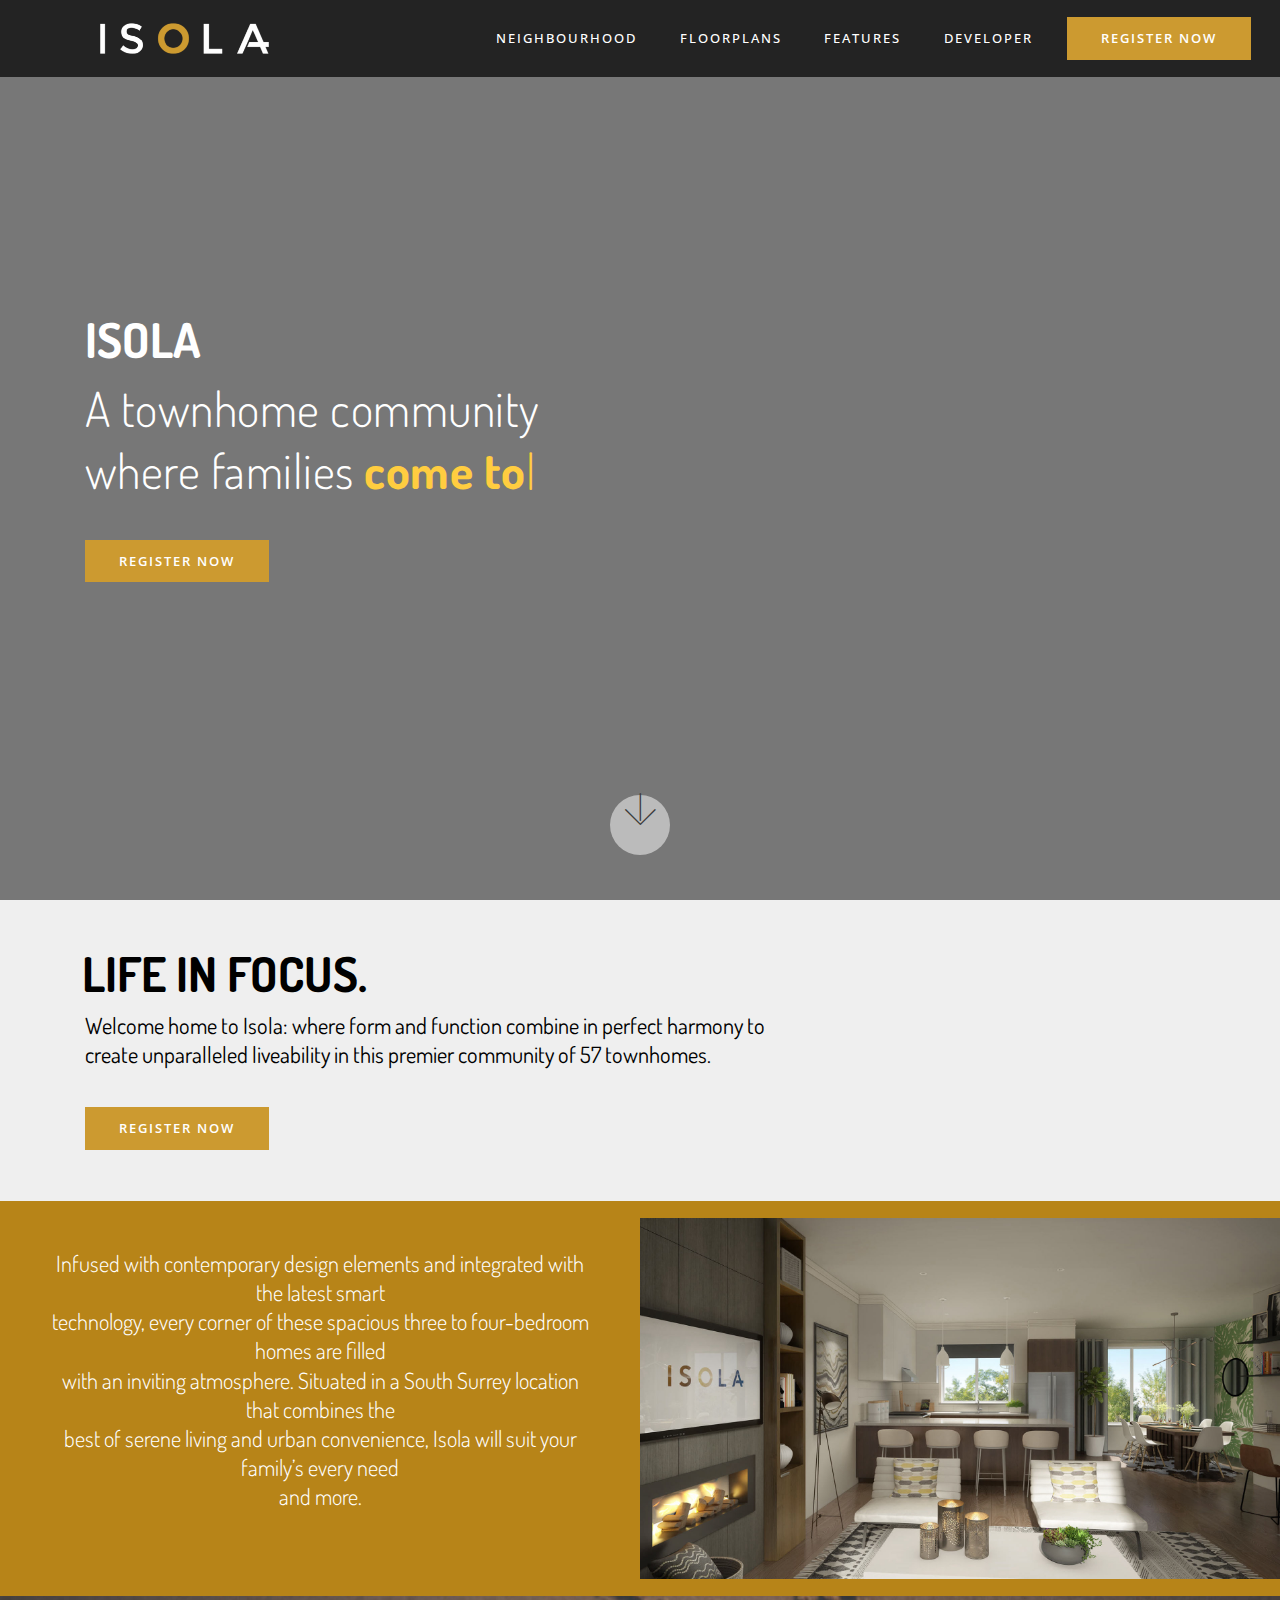
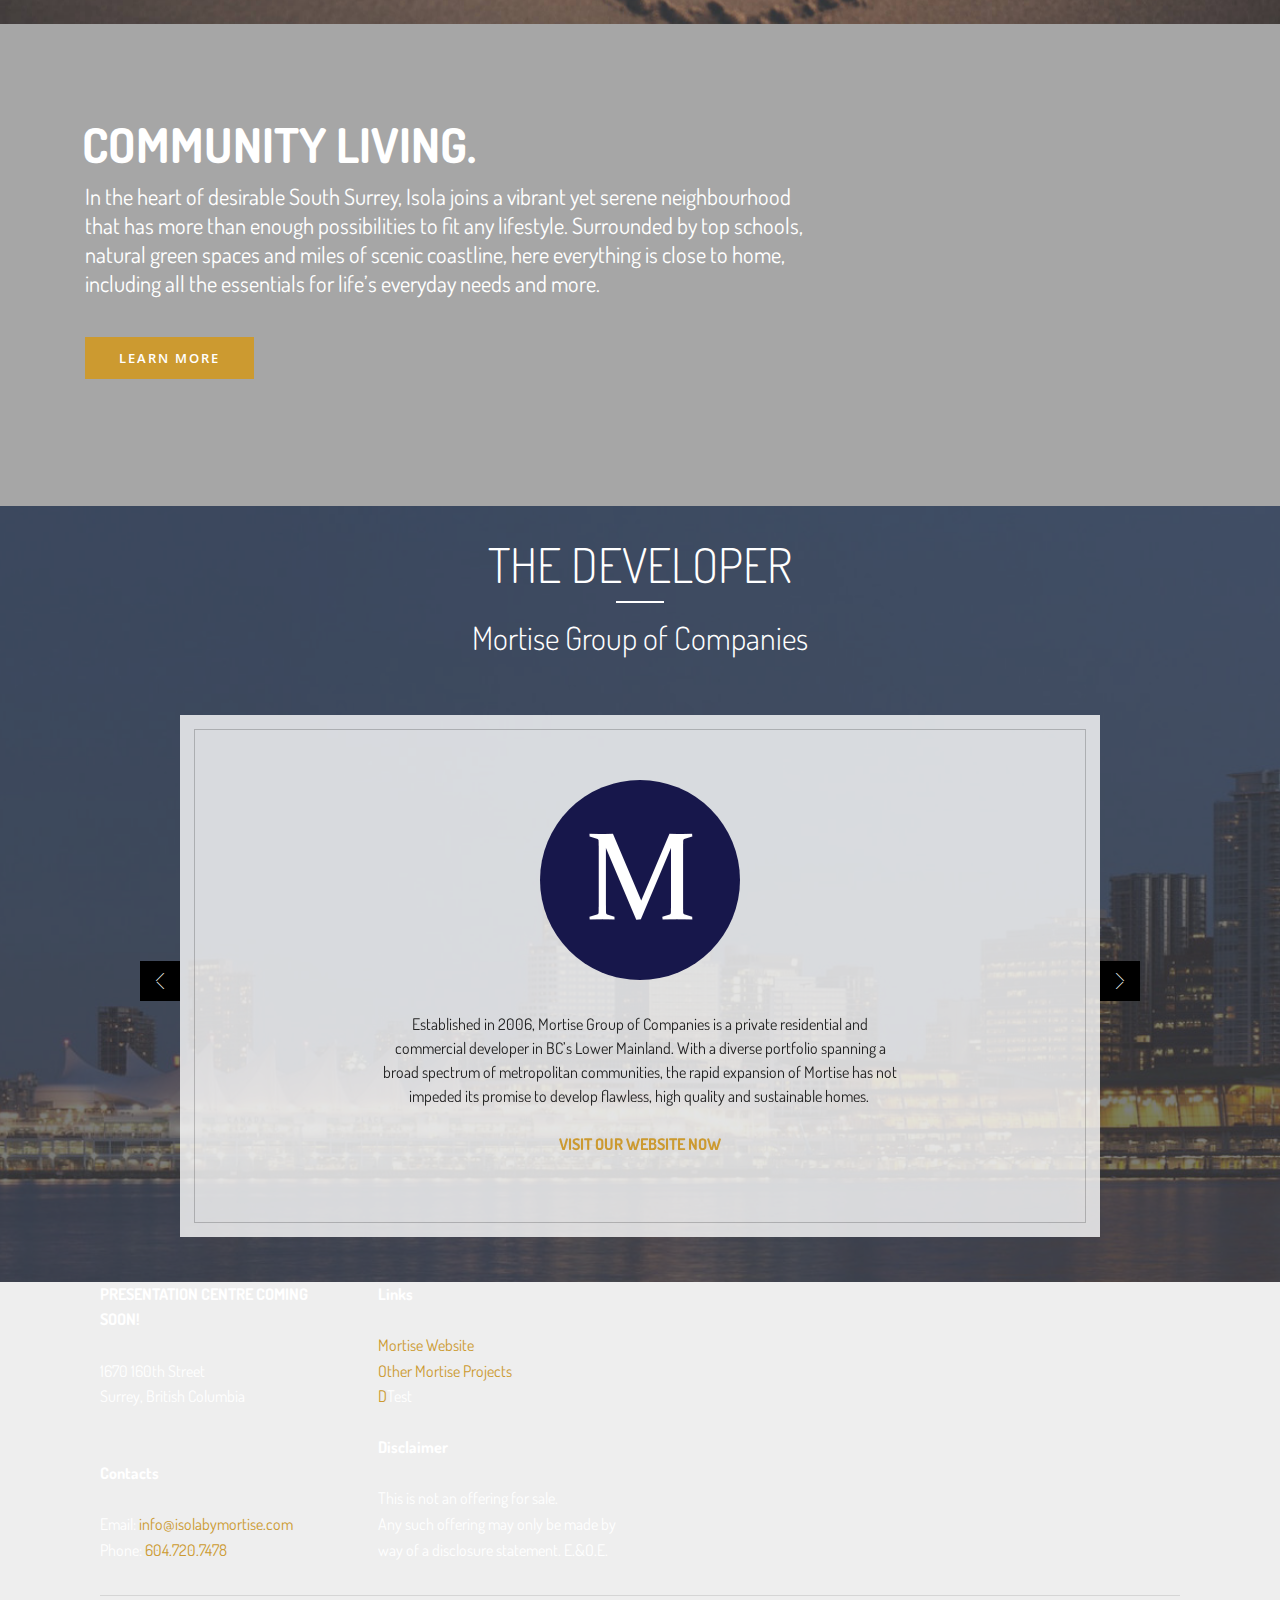
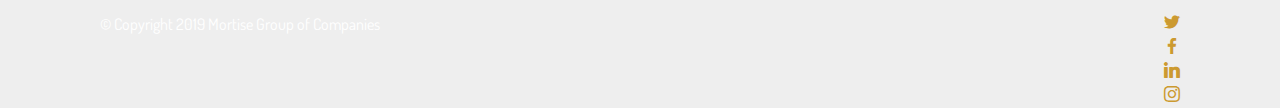
<file: index.html>
<!DOCTYPE html>
<html  >
<head>
  <!-- Site made with Mobirise Website Builder v4.9.7, https://mobirise.com -->
  <meta charset="UTF-8">
  <meta http-equiv="X-UA-Compatible" content="IE=edge">
  <meta name="generator" content="Mobirise v4.9.7, mobirise.com">
  <meta name="viewport" content="width=device-width, initial-scale=1, minimum-scale=1">
  <link rel="shortcut icon" href="assets/images/isola-670x121.png" type="image/x-icon">
  <meta name="description" content="">
  
  <title>Home</title>
  <link rel="stylesheet" href="assets/web/assets/mobirise-icons/mobirise-icons.css">
  <link rel="stylesheet" href="assets/tether/tether.min.css">
  <link rel="stylesheet" href="assets/bootstrap/css/bootstrap.min.css">
  <link rel="stylesheet" href="assets/bootstrap/css/bootstrap-grid.min.css">
  <link rel="stylesheet" href="assets/bootstrap/css/bootstrap-reboot.min.css">
  <link rel="stylesheet" href="assets/dropdown/css/style.css">
  <link rel="stylesheet" href="assets/socicon/css/styles.css">
  <link rel="stylesheet" href="assets/theme/css/style.css">
  <link rel="stylesheet" href="assets/mobirise/css/mbr-additional.css" type="text/css">
  
  
  
</head>
<body>
  <section class="menu cid-rpQc1kBa8m" once="menu" id="menu1-0">

    

    <nav class="navbar navbar-dropdown navbar-fixed-top navbar-expand-lg">
        <div class="navbar-brand">
            <span class="navbar-logo">
                
                    <img src="assets/images/isola-670x121.png" alt="Mobirise" title="" style="height: 3.8rem;">
                
            </span>
            
        </div>
        <button class="navbar-toggler" type="button" data-toggle="collapse" data-target="#navbarSupportedContent" aria-controls="navbarNavAltMarkup" aria-expanded="false" aria-label="Toggle navigation">
            <div class="hamburger">
                <span></span>
                <span></span>
                <span></span>
                <span></span>
            </div>
        </button>
      <div class="collapse navbar-collapse" id="navbarSupportedContent">
            <ul class="navbar-nav nav-dropdown" data-app-modern-menu="true"><li class="nav-item">
                    <a class="nav-link link text-white display-4" href="https://mobirise.com">
                        NEIGHBOURHOOD</a>
                </li>
                <li class="nav-item">
                    <a class="nav-link link text-white display-4" href="https://mobirise.com">
                        FLOORPLANS</a>
                </li>
                <li class="nav-item">
                    <a class="nav-link link text-white display-4" href="https://mobirise.com">
                        FEATURES</a>
                </li><li class="nav-item"><a class="nav-link link text-white display-4" href="index.html#features6-b">
                        DEVELOPER</a></li></ul>
            <div class="navbar-buttons mbr-section-btn"><a class="btn btn-md btn-primary display-4" href="https://mobirise.com">
                    REGISTER NOW</a></div>
      </div>
    </nav>
</section>

<section class="header2 cid-rpQeOme2yA mbr-fullscreen" data-bg-video="https://www.youtube.com/watch?v=OXVdDOVQscg&amp;feature=youtu.be" id="header2-4">

    

    <div class="mbr-overlay" style="opacity: 0.5; background-color: rgb(0, 0, 0);">
    </div>

    <div class="container">
        <div class="row">
            <div class="mbr-white col-md-12">
                <h1 class="mbr-section-title mbr-white mbr-bold mbr-fonts-style display-1">ISOLA</h1>
                <div class="typed-text pb-3 display-1">
                    <span class="mbr-section-subtitle mbr-fonts-style mbr-white display-1">
                          A townhome community<br>where families</span>
                    <span>
                      <span class="animated-element mbr-bold" data-word1="come together." data-word2="grow." data-word3="prosper." data-speed="43">
                      </span>
                    </span>
                </div>
                
                <div class="pt-3 mbr-section-btn"><a class="btn-primary btn btn-md display-4" type="submit">REGISTER NOW</a></div>
            </div>
        </div>
    </div>
    <div class="mbr-arrow hidden-sm-down" aria-hidden="true">
        <a href="#next">
            <i class="mbri-down mbr-iconfont"></i>
        </a>
    </div>
</section>

<section class="header6 cid-rqpRDuK9AE" id="header6-7">

    

    

    <div class="container">
        <div class="row">
            <div class="mbr-white col-md-8">
                <h1 class="mbr-section-title mbr-white mbr-fonts-style display-1"><strong>LIFE IN FOCUS.</strong></h1>
                <p class="mbr-section-subtitle mbr-fonts-style display-5">
                    Welcome home to Isola: where form and function combine in perfect harmony to create unparalleled liveability in this premier community of 57 townhomes.</p>
                <div class="pt-3 mbr-section-btn"><a class="btn-primary btn btn-md display-4" type="submit">REGISTER NOW</a></div>
            </div>
        </div>
    </div>
    
</section>

<section class="cid-rqpT29DSYH" id="features5-8">

    

    
    <div class="container-fluid">
        <div class="row align-items-center content-row">
          <div class="col-lg-6 wrap-block">
              
              <h2 class="mbr-section-subtitle mbr-fonts-style mbr-light display-5">Infused with contemporary design elements and integrated with the latest smart <br>technology, every corner of these spacious three to four-bedroom homes are filled <br>with an inviting atmosphere. Situated in a South Surrey location that combines the <br>best of serene living and urban convenience, Isola will suit your family’s every need <br>and more.
<div>
</div><div><br></div></h2>
              
            
            
          </div>
          <div class="col-lg-6 photo-split">
              <img src="assets/images/home-5-2000-1904x1072.jpg" alt="" title="">
          </div>
      </div>
    </div>
</section>

<section class="header6 cid-rqubs0cUss mbr-parallax-background" id="header6-6">

    

    <div class="mbr-overlay" style="opacity: 0.3; background-color: rgb(0, 0, 0);">
    </div>

    <div class="container">
        <div class="row">
            <div class="mbr-white col-md-8">
                <h1 class="mbr-section-title mbr-white mbr-fonts-style display-1"><strong>COMMUNITY LIVING.&nbsp;</strong></h1>
                <p class="mbr-section-subtitle mbr-fonts-style display-5">
                    In the heart of desirable South Surrey, Isola joins a vibrant yet serene neighbourhood that has more than enough possibilities to fit any lifestyle. Surrounded by top schools, natural green spaces and miles of scenic coastline, here everything is close to home, including all the essentials for life’s everyday needs and more.
                </p>
                <div class="pt-3 mbr-section-btn"><a class="btn-primary btn btn-md display-4" type="submit">LEARN MORE</a></div>
            </div>
        </div>
    </div>
    
</section>

<section class="carousel slide testimonials-slider cid-rqA85VpUtU" data-interval="false" id="testimonials1-7">

    

    <div class="mbr-overlay" style="opacity: 0.7; background-color: rgb(68, 68, 68);">
    </div>

<!--     <div class="container-fluid"> -->
    <div class="container text-center">
        <h2 class="mbr-section-title mbr-fonts-style mbr-white display-1">
            THE DEVELOPER</h2>
        <div class="underline align-center">
            <div class="line"></div>
        </div>
        <h3 class="mbr-section-subtitle mbr-light mbr-fonts-style pt-3 mbr-white display-2">
            Mortise Group of Companies</h3>
        <div class="row justify-content-center carousel-row">
            <div class="col-md-10">
                <div class="carousel slide pt-5" role="listbox" data-pause="true" data-keyboard="false" data-ride="false" data-interval="false">
                    <div class="slider-testimonials">
                        <div class="carousel-inner">
                            
                            
                        <div class="carousel-item">
                                <div class="user col-md-8">
                                    <div class="user_image">
                                        <img src="assets/images/mortiseh-800x800.jpg" alt="" title="">
                                    </div>
                                    <div class="user_text">
                                        <p class="mbr-fonts-style display-7">
                                            Established in 2006, Mortise Group of Companies is a private residential and commercial developer in BC’s Lower Mainland. With a diverse portfolio spanning a broad spectrum of metropolitan communities, the rapid expansion of Mortise has not impeded its promise to develop flawless, high quality and sustainable homes.&nbsp;<br><br><a href="http://mortisegroup.com"><strong>VISIT OUR WEBSITE NOW</strong></a></p>
                                    </div>
                                    
                                    
                                </div>
                            </div><div class="carousel-item">
                                <div class="user col-md-8">
                                    <div class="user_image">
                                        <img src="assets/images/mortiseh-800x800.jpg" alt="" title="">
                                    </div>
                                    <div class="user_text">
                                        <p class="mbr-fonts-style display-7">
                                            Beginning with the solid foundation of family tradition, over the past 25 years Mortise has built and sold over 100 million dollars of homes all across the Lower Mainland, shaping the communities we live in and helping countless families achieve their dreams as homeowners. &nbsp;<br><br><a href="http://mortisegroup.com"><strong>VISIT OUR WEBSITE NOW</strong></a><br>
                                        </p>
                                    </div>
                                    
                                    
                                </div>
                            </div></div>
                    </div>
                </div>
                <div class="carousel-controls">
                    <a class="carousel-control-prev carousel-control" role="button" data-slide="prev">
                      <span aria-hidden="true" class="mbri-arrow-prev mbr-iconfont"></span>
                      <span class="sr-only">Previous</span>
                    </a>

                    <a class="carousel-control-next carousel-control" role="button" data-slide="next">
                      <span aria-hidden="true" class="mbri-arrow-next mbr-iconfont"></span>
                      <span class="sr-only">Next</span>
                    </a>
                </div>
            </div>
        </div>
    </div>
</section>

<section class="cid-rqADxLzica" id="footer2-c">

    

    

    <div class="container">
        <div class="media-container-row content mbr-white">
            <div class="col-12 col-md-3 mbr-fonts-style display-7">
                <p class="mbr-text"><strong>PRESENTATION CENTRE COMING SOON!</strong><strong><br></strong><br>1670 160th Street <br>Surrey, British Columbia<br>
                    <br>
                    <br><strong>Contacts</strong>
                    <br>
                    <br>Email: <a href="mailto:info@isolabymortise.com">info@isolabymortise.com </a>                   <br>Phone: <a href="tel:604-720-7478">604.720.7478 </a><br></p>
            </div>
            <div class="col-12 col-md-3 mbr-fonts-style display-7">
                <p class="mbr-text">
                    <strong>Links</strong>
                    <br>
                    <br><a class="text-primary" href="http://mortisegroup.com/projects"></a><a href="http://mortisegroup.com">Mortise Website&nbsp;</a><br><a class="text-primary" href="http://mortisegroup.com/projects">Other Mortise Projects</a><br><a class="text-primary" href="https://mobirise.co/">D</a>Test<br><br><strong>Disclaimer</strong><strong><br></strong><br>This is not an offering for sale.
<br>Any such offering may only be made by way of a disclosure statement. E.&amp;O.E.<br></p>
            </div>
            <div class="col-12 col-md-6">
                <div class="google-map"><iframe frameborder="0" style="border:0" src="https://www.google.com/maps/embed/v1/place?key=AIzaSyAEIpgj38KyLFELm2bK9Y7krBkz1K-cMq8&amp;q=place_id:EicxNjcwIDE2MCBTdCwgU3VycmV5LCBCQyBWNEEgNFgyLCBDYW5hZGEiGxIZChQKEgkZsiHGh8SFVBECDhP4yJAhEhCGDQ" allowfullscreen=""></iframe></div>
            </div>
        </div>
        <div class="footer-lower">
            <div class="media-container-row">
                <div class="col-sm-12">
                    <hr>
                </div>
            </div>
            <div class="media-container-row mbr-white">
                <div class="col-sm-6 copyright">
                    <p class="mbr-text mbr-fonts-style display-7">
                        © Copyright 2019 Mortise Group of Companies</p>
                </div>
                <div class="col-md-6">
                    <div class="social-list align-right">
                        <div class="soc-item">
                            <a href="https://twitter.com/mortisegroup" target="_blank">
                                <span class="mbr-iconfont mbr-iconfont-social socicon-twitter socicon"></span>
                            </a>
                        </div>
                        <div class="soc-item">
                            <a href="https://www.facebook.com/MortiseGroup" target="_blank">
                                <span class="mbr-iconfont mbr-iconfont-social socicon-facebook socicon"></span>
                            </a>
                        </div>
                        <div class="soc-item">
                            <a href="https://ca.linkedin.com/company/mortisegroup" target="_blank">
                                <span class="mbr-iconfont mbr-iconfont-social socicon-linkedin socicon"></span>
                            </a>
                        </div>
                        <div class="soc-item">
                            <a href="https://www.instagram.com/mortisegroup/" target="_blank">
                                <span class="mbr-iconfont mbr-iconfont-social socicon-instagram socicon"></span>
                            </a>
                        </div>
                        
                        
                    </div>
                </div>
            </div>
        </div>
    </div>
</section>


  <script src="assets/web/assets/jquery/jquery.min.js"></script>
  <script src="assets/popper/popper.min.js"></script>
  <script src="assets/tether/tether.min.js"></script>
  <script src="assets/bootstrap/js/bootstrap.min.js"></script>
  <script src="assets/smoothscroll/smooth-scroll.js"></script>
  <script src="assets/dropdown/js/script.min.js"></script>
  <script src="assets/touchswipe/jquery.touch-swipe.min.js"></script>
  <script src="assets/ytplayer/jquery.mb.ytplayer.min.js"></script>
  <script src="assets/vimeoplayer/jquery.mb.vimeo_player.js"></script>
  <script src="assets/viewportchecker/jquery.viewportchecker.js"></script>
  <script src="assets/parallax/jarallax.min.js"></script>
  <script src="assets/bootstrapcarouselswipe/bootstrap-carousel-swipe.js"></script>
  <script src="assets/mbr-testimonials-slider/mbr-testimonials-slider.js"></script>
  <script src="assets/typed/typed.min.js"></script>
  <script src="assets/theme/js/script.js"></script>
  
  
</body>
</html>
</file>
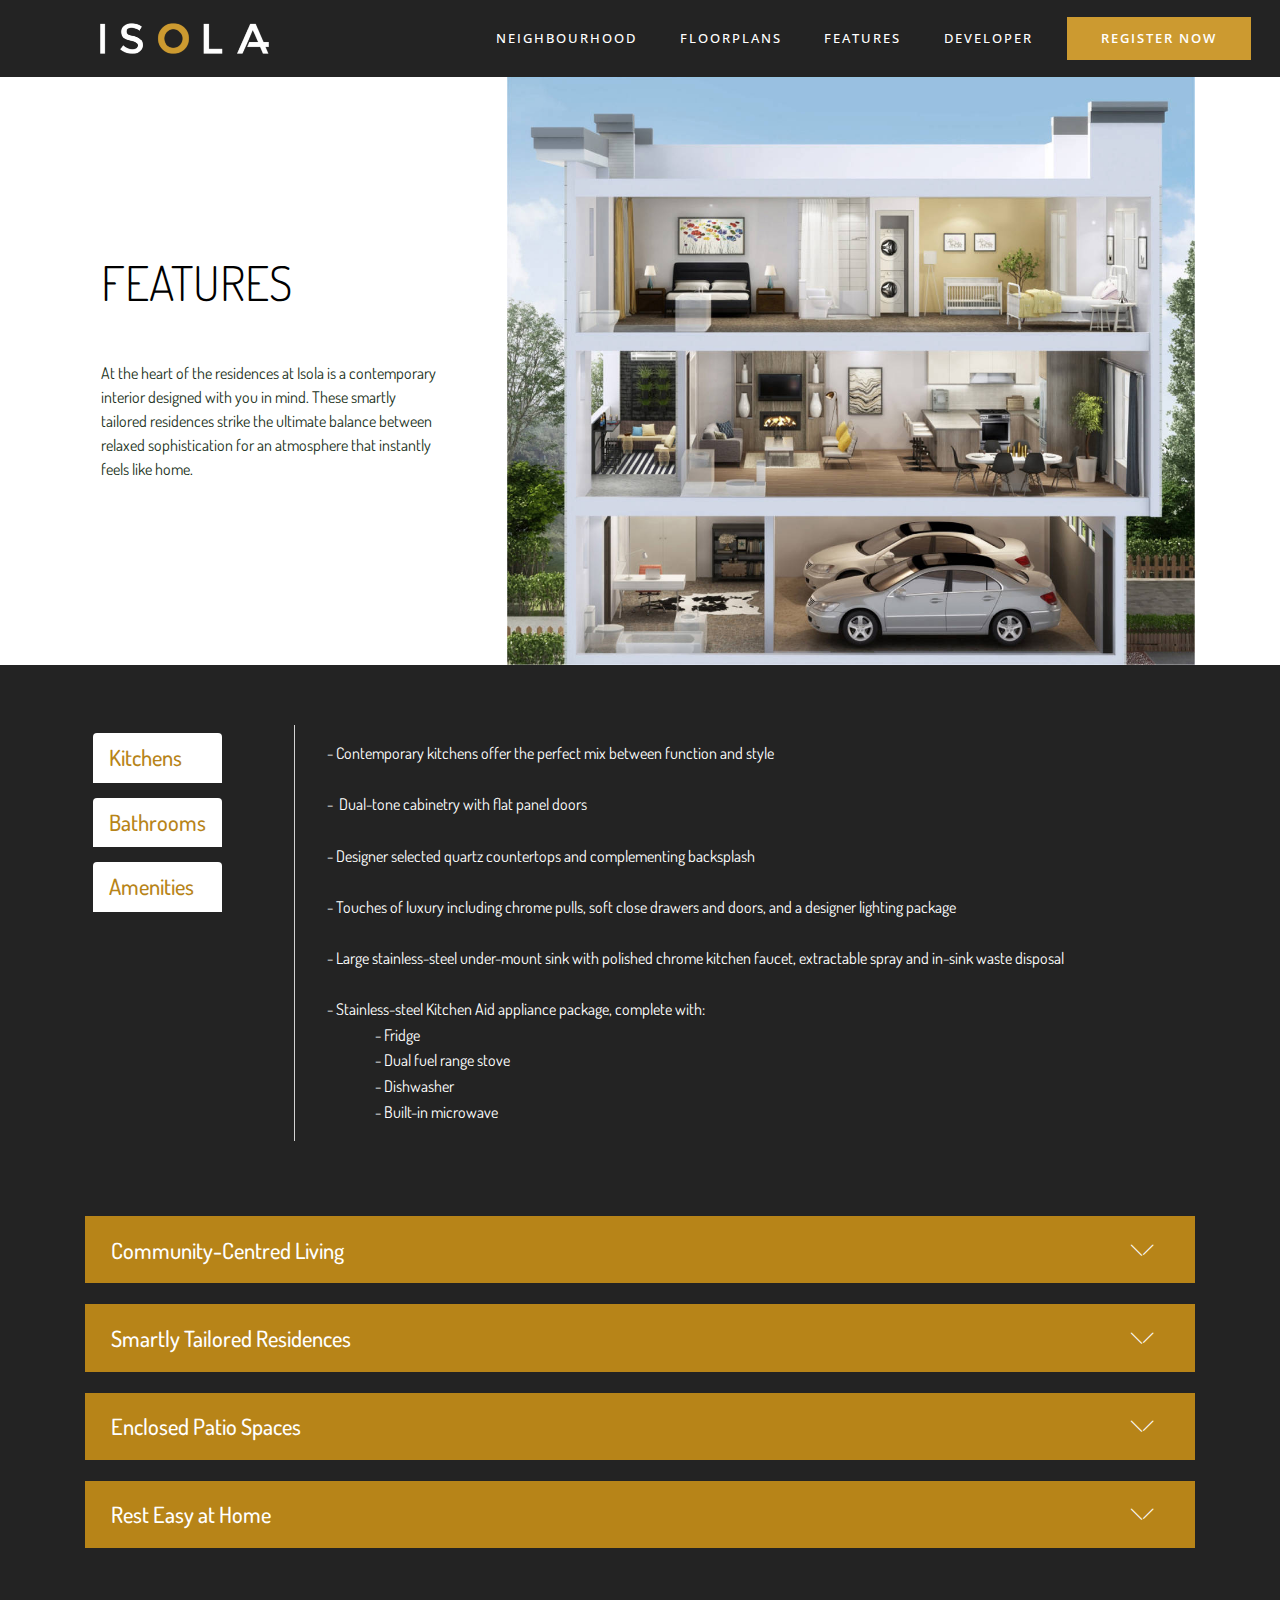
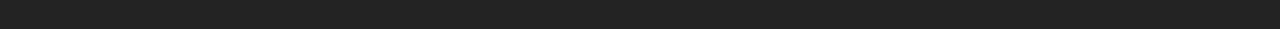
<file: features.html>
<!DOCTYPE html>
<html  >
<head>
  
  <meta charset="UTF-8">
  <meta http-equiv="X-UA-Compatible" content="IE=edge">
  
  <meta name="viewport" content="width=device-width, initial-scale=1, minimum-scale=1">
  <link rel="shortcut icon" href="assets/images/isola-dark.svg" type="image/x-icon">
  <meta name="description" content="">
  
  <title>Features - Isola</title>
  <link rel="stylesheet" href="assets/web/assets/mobirise-icons/mobirise-icons.css">
  <link rel="stylesheet" href="assets/tether/tether.min.css">
  <link rel="stylesheet" href="assets/bootstrap/css/bootstrap.min.css">
  <link rel="stylesheet" href="assets/bootstrap/css/bootstrap-grid.min.css">
  <link rel="stylesheet" href="assets/bootstrap/css/bootstrap-reboot.min.css">
  <link rel="stylesheet" href="assets/dropdown/css/style.css">
  <link rel="stylesheet" href="assets/theme/css/style.css">
  <link rel="stylesheet" href="assets/mobirise/css/mbr-additional.css" type="text/css">
  
  
  
</head>
<body>
  <section class="menu cid-rpQc1kBa8m" once="menu" id="menu1-c">

    

    <nav class="navbar navbar-dropdown navbar-fixed-top navbar-expand-lg">
        <div class="navbar-brand">
            <span class="navbar-logo">
                
                    <a href="home.html"><img src="assets/images/isola-670x121.png" alt="" title="" style="height: 3.8rem;"></a>
                
            </span>
            
        </div>
        <button class="navbar-toggler" type="button" data-toggle="collapse" data-target="#navbarSupportedContent" aria-controls="navbarNavAltMarkup" aria-expanded="false" aria-label="Toggle navigation">
            <div class="hamburger">
                <span></span>
                <span></span>
                <span></span>
                <span></span>
            </div>
        </button>
      <div class="collapse navbar-collapse" id="navbarSupportedContent">
            <ul class="navbar-nav nav-dropdown" data-app-modern-menu="true"><li class="nav-item">
                    <a class="nav-link link text-white display-4" href="neighbourhood.html">
                        NEIGHBOURHOOD</a>
                </li>
                <li class="nav-item">
                    <a class="nav-link link text-white display-4" href="floorplans.html">
                        FLOORPLANS</a>
                </li>
                <li class="nav-item">
                    <a class="nav-link link text-white display-4" href="features.html">
                        FEATURES</a>
                </li><li class="nav-item"><a class="nav-link link text-white display-4" href="index.html#testimonials1-7">
                        DEVELOPER</a></li></ul>
            <div class="navbar-buttons mbr-section-btn"><a class="btn btn-md btn-primary display-4" href="register.html">
                    REGISTER NOW</a></div>
      </div>
    </nav>
</section>

<section class="testimonials3 cid-rrmv1CuzcA" id="testimonials3-o">

    

    

    <div class="container">
        <div class="media-container-row">
            <div class="media-content px-3 align-self-center mbr-white py-2">
                <p class="mbr-text testimonial-text mbr-fonts-style display-1"><span style="font-style: normal;">
                   FEATURES</span></p>
                <p class="mbr-author-name pt-4 mb-2 mbr-fonts-style display-7"><span style="font-weight: normal;">At the heart of the residences at Isola is a contemporary interior designed with you in mind. These smartly tailored residences strike the ultimate balance between relaxed sophistication for an atmosphere that instantly feels like home.</span></p>
                <p class="mbr-author-desc mbr-fonts-style display-7"></p>
            </div>

            <div class="mbr-figure pl-lg-5" style="width: 200%;">
              <img src="assets/images/download-1200x1029.jpg" alt="" title="">
            </div>
        </div>
    </div>
</section>

<section class="tabs1 cid-rrmwxnwWpe" id="tabs03-p">

    

    
    <div class="container">
        
        <div class="row">
            <div class="col-12 col-md-12">
                <ul class="nav nav-tabs" role="tablist">
                    <li class="nav-item first"><a class="nav-link mbr-fonts-style show active display-5" role="tab" data-toggle="tab" href="#tabs03-p_tab0" aria-selected="true">
                            Kitchens</a></li>
                    <li class="nav-item"><a class="nav-link mbr-fonts-style show active display-5" role="tab" data-toggle="tab" href="#tabs03-p_tab1" aria-selected="true">
                            Bathrooms</a></li>
                    <li class="nav-item"><a class="nav-link mbr-fonts-style show active display-5" role="tab" data-toggle="tab" href="#tabs03-p_tab2" aria-selected="true">
                            Amenities</a></li>
                    
                    
                    
                </ul>
                <div class="tab-content">
                    <div id="tab1" class="tab-pane in active" role="tabpanel">
                        <div class="row">
                            <div class="col-md-12">
                                <p class="mbr-text pt-3 mbr-fonts-style display-7">- Contemporary kitchens offer the perfect mix between function and style<br>
<br>- &nbsp;Dual-tone cabinetry with flat panel doors
<br><br>- Designer selected quartz countertops and complementing backsplash
<br><br>- Touches of luxury including chrome pulls, soft close drawers and doors, and a designer lighting package
<br><br>- Large stainless-steel under-mount sink with polished chrome kitchen faucet, extractable spray and in-sink waste disposal
<br><br>- Stainless-steel Kitchen Aid appliance package, complete with:
<br>&nbsp; &nbsp; &nbsp; &nbsp; &nbsp; &nbsp; &nbsp; &nbsp; - Fridge
<br>&nbsp; &nbsp; &nbsp; &nbsp; &nbsp; &nbsp; &nbsp; &nbsp; - Dual fuel range stove
<br>&nbsp; &nbsp; &nbsp; &nbsp; &nbsp; &nbsp; &nbsp; &nbsp; - Dishwasher
<br>&nbsp; &nbsp; &nbsp; &nbsp; &nbsp; &nbsp; &nbsp; &nbsp; - Built-in microwave</p>
                            </div>
                        </div>
                    </div>
                    <div id="tab2" class="tab-pane" role="tabpanel">
                        <div class="row">
                            <div class="col-md-12">
                                <p class="mbr-text pt-3 mbr-fonts-style display-7">- Bathe in luxury amongst premium finishes and high-end materials such as porcelain floor tiling and quartz countertops
<br><br>- Custom-built vanities composed of stylish cabinetry and accented by polished chrome pulls
<br><br>- Spa-inspired shower featuring porcelain tiling, glass enclosures and an over-sized shower head with single-lever fixture
<br><br>- Most ensuites come complete with double sinks and contemporary single-lever faucets</p>
                            </div>
                        </div>
                    </div>
                    <div id="tab3" class="tab-pane" role="tabpanel">
                        <div class="row">
                            <div class="col-md-12">
                                <p class="mbr-text pt-3 mbr-fonts-style display-7">- Energy-efficient windows, doors and gas furnace, as well as low-energy consumption appliances<br>
<br>- Whirlpool front loading washers and dryers
<br><br>- Cat5e wiring for internet, telephone and television
<br><br>- Forced air heating
<br><br>- Energy Star, Low-E windows
<br><br>- Rough-ins to maximize comfort and personalize your home, including:
<br>&nbsp; &nbsp; &nbsp; &nbsp; &nbsp; &nbsp; &nbsp; &nbsp; &nbsp; &nbsp;- Control4 smart home system
<br>&nbsp; &nbsp; &nbsp; &nbsp; &nbsp; &nbsp; &nbsp; &nbsp; &nbsp; &nbsp;- Alexa capabilities
<br>&nbsp; &nbsp; &nbsp; &nbsp; &nbsp; &nbsp; &nbsp; &nbsp; &nbsp; &nbsp;- Central vacuum system, complete with conveniently located vac-points
<br>&nbsp; &nbsp; &nbsp; &nbsp; &nbsp; &nbsp; &nbsp; &nbsp; &nbsp; &nbsp;- Central air conditioning (AC unit upgrade)</p>
                            </div>
                        </div>
                    </div>
                    
                    
                    
                </div>
            </div>
        </div>
    </div>
</section>

<section class="accordion1 cid-rrmyFLZxyw" id="accordion01-q">

    

    
    <div class="container">
        <div class="row">
            <div class="col-12 col-md-12">
                <div class="section-head text-center space30">
                    
                </div>
                <div class="clearfix"></div>
                <div id="bootstrap-accordion_21" class="panel-group accordionStyles accordion" role="tablist" aria-multiselectable="true">
                    <div class="card">
                        <div class="card-header" role="tab" id="headingOne">
                            <a role="button" class="panel-title collapsed text-black" data-toggle="collapse" data-core="" href="#collapse1_21" aria-expanded="false" aria-controls="collapse1">
                                <h4 class="mbr-fonts-style display-5">
                                    <span class="sign mbr-iconfont mbri-arrow-down inactive"></span>Community-Centred Living</h4>
                            </a>
                        </div>
                        <div id="collapse1_21" class="panel-collapse noScroll collapse " role="tabpanel" aria-labelledby="headingOne" data-parent="#bootstrap-accordion_21">
                            <div class="panel-body p-4">
                                <p class="mbr-fonts-style panel-text display-7">- 57 modern townhomes situated in a lively South Surrey neighbourhood, just steps from everyday needs like shops, schools, parks, dining and more
<br><br>- West coast inspired exteriors finished in stonework, hardie paneling and wood soffits
<br><br>- Family-friendly outdoor playground area and a spacious amenity building complete with a furnished lounging area
<br><br>- Professionally designed landscaping and green areas throughout the community
<br><br>- Most homes come complete with double side-by-side garages, plus ample visitor parking for everyone to enjoy!</p>
                            </div>
                        </div>
                    </div>
                    <div class="card">
                        <div class="card-header" role="tab" id="headingTwo">
                            <a role="button" class="collapsed panel-title text-black" data-toggle="collapse" data-core="" href="#collapse2_21" aria-expanded="false" aria-controls="collapse2">
                                <h4 class="mbr-fonts-style display-5">
                                    <span class="sign mbr-iconfont mbri-arrow-down inactive"></span>Smartly Tailored Residences</h4>
                            </a>

                        </div>
                        <div id="collapse2_21" class="panel-collapse noScroll collapse" role="tabpanel" aria-labelledby="headingTwo" data-parent="#bootstrap-accordion_21">
                            <div class="panel-body p-4">
                                <p class="mbr-fonts-style panel-text display-7">- All homes offer trendy, yet timeless styling and décor details
<br><br>- The bright and airy main living areas feature 9 ft ceilings, and durable wide plank laminate wood flooring
<br><br>- Expansive windows maximize light complete with 2” faux wood blinds
<br><br>- Sought-after extras like a living room fireplace with porcelain tile surround
<br><br>- A smart mix of flooring complements daily living like cozy carpeting in bedrooms, upper hallways, stairs and flex rooms, plus premium porcelain tile flooring in bathrooms and laundry area
<br><br>- Choose a home to reflect your own style, with options such as:
<br>&nbsp; &nbsp; &nbsp; &nbsp; &nbsp; &nbsp; &nbsp; &nbsp; &nbsp;- Two unique colour schemes – Pebble &amp; Sand
<br>&nbsp; &nbsp; &nbsp; &nbsp; &nbsp; &nbsp; &nbsp; &nbsp; &nbsp;- A selection of open-concept layouts</p>
                            </div>
                        </div>
                    </div>
                    <div class="card">
                        <div class="card-header" role="tab" id="headingThree">
                            <a role="button" class="collapsed text-black panel-title" data-toggle="collapse" data-core="" href="#collapse3_21" aria-expanded="false" aria-controls="collapse3">
                                <h4 class="mbr-fonts-style display-5">
                                    <span class="sign mbr-iconfont mbri-arrow-down inactive"></span>Enclosed Patio Spaces</h4>
                            </a>
                        </div>
                        <div id="collapse3_21" class="panel-collapse noScroll collapse" role="tabpanel" aria-labelledby="headingThree" data-parent="#bootstrap-accordion_21">
                            <div class="panel-body p-4">
                                <p class="mbr-fonts-style panel-text display-7">- Each home comes complete with up to 100 sq. ft. of enclosed patio space off of the main floor
<br><br>- Extending indoor living to the outdoors, utilize this space for a variety of options including as a bar area, space for entertaining friends and family or for dining and barbecuing
<br><br>- These spaces are finished with hardie siding, hook-up for TV and space for an overhead heater</p>
                            </div>
                        </div>
                    </div>
                    <div class="card">
                        <div class="card-header" role="tab" id="headingFour">
                            <a role="button" class="collapsed panel-title text-black" data-toggle="collapse" data-core="" href="#collapse4_21" aria-expanded="false" aria-controls="collapse4">
                                <h4 class="mbr-fonts-style display-5">
                                    <span class="sign mbr-iconfont mbri-arrow-down inactive"></span>Rest Easy at Home</h4>
                            </a>
                        </div>
                        <div id="collapse4_21" class="panel-collapse noScroll collapse" role="tabpanel" aria-labelledby="headingFour" data-parent="#bootstrap-accordion_21">
                            <div class="panel-body p-4">
                                <p class="mbr-fonts-style panel-text display-7">- Built by Mortise, a trusted developer with over 25 years of experience building homes throughout the Lower Mainland
<br><br>- Safety features in every home like deadbolt locks, door viewers and rough-in for security systems
<br><br>- Backed by a comprehensive 2/5/10 new home warranty by WBI
<br>&nbsp; &nbsp; &nbsp; &nbsp; &nbsp; &nbsp; &nbsp; &nbsp; &nbsp; &nbsp;- 2 years on Materials and Labour
<br>&nbsp; &nbsp; &nbsp; &nbsp; &nbsp; &nbsp; &nbsp; &nbsp; &nbsp; &nbsp;- 5 years on Building Envelope
<br>&nbsp; &nbsp; &nbsp; &nbsp; &nbsp; &nbsp; &nbsp; &nbsp; &nbsp; &nbsp;- 10 years on Structure</p>
                            </div>
                        </div>
                    </div>
                    
                    
                </div>
            </div>
        </div>
    </div>
</section>


  <script src="assets/web/assets/jquery/jquery.min.js"></script>
  <script src="assets/popper/popper.min.js"></script>
  <script src="assets/tether/tether.min.js"></script>
  <script src="assets/bootstrap/js/bootstrap.min.js"></script>
  <script src="assets/smoothscroll/smooth-scroll.js"></script>
  <script src="assets/dropdown/js/script.min.js"></script>
  <script src="assets/touchswipe/jquery.touch-swipe.min.js"></script>
  <script src="assets/theme/js/script.js"></script>
  
  
</body>
</html>
</file>
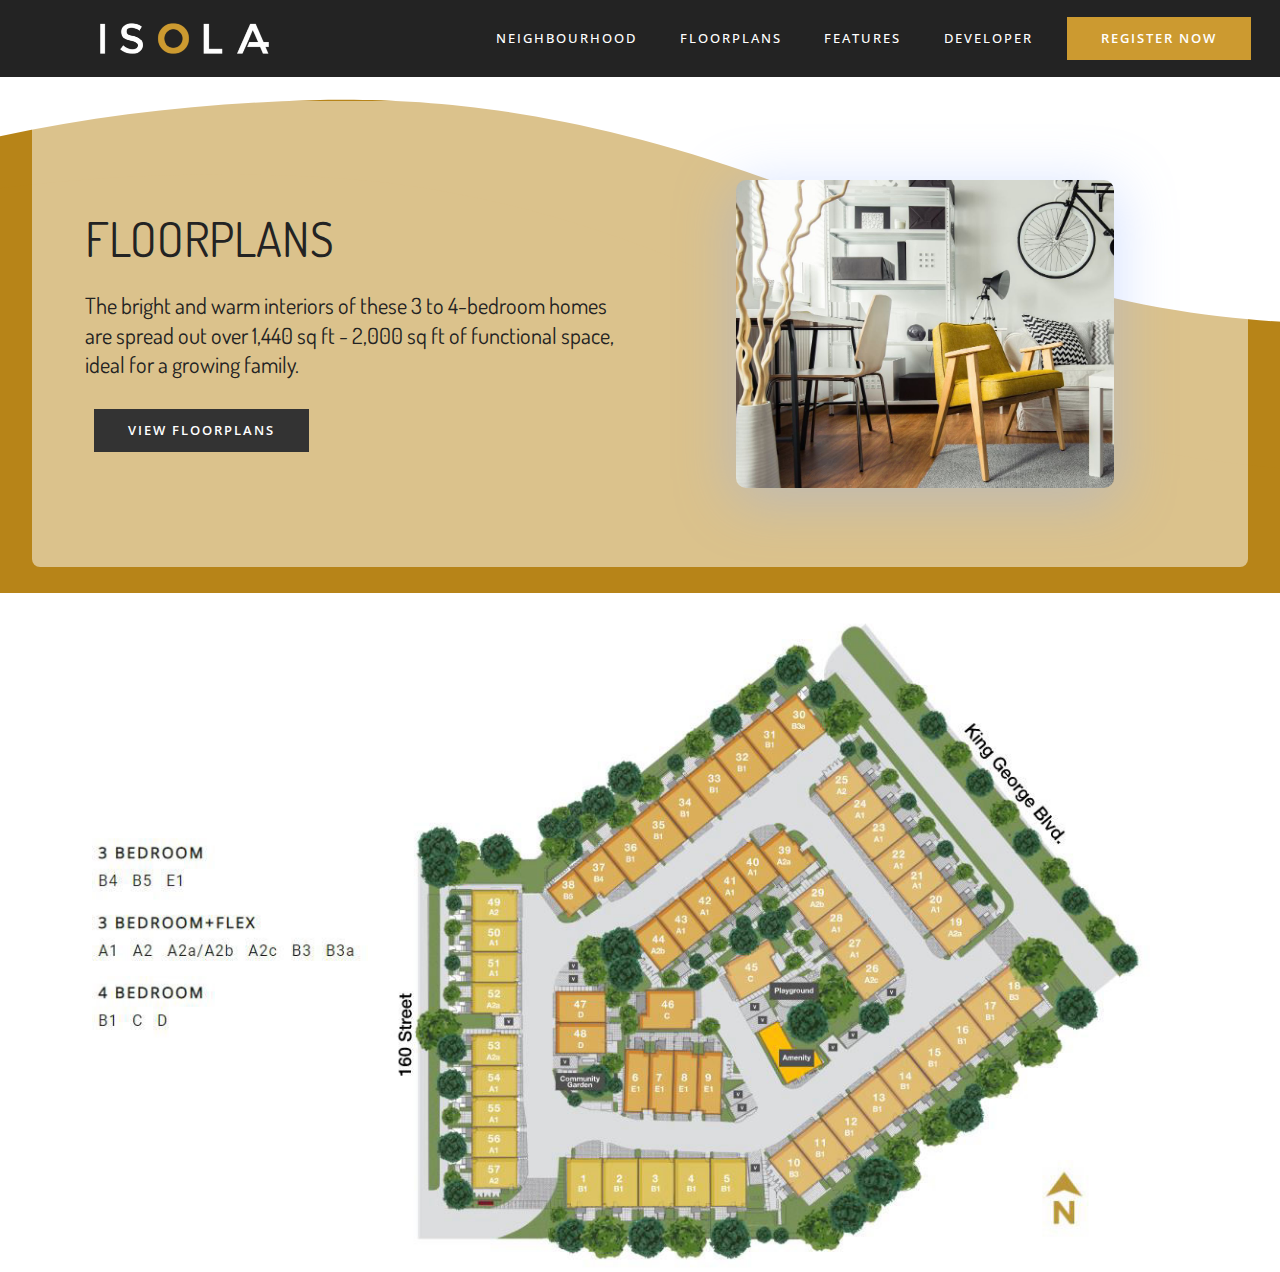
<file: floorplans.html>
<!DOCTYPE html>
<html  >
<head>
  
  <meta charset="UTF-8">
  <meta http-equiv="X-UA-Compatible" content="IE=edge">
  
  <meta name="viewport" content="width=device-width, initial-scale=1, minimum-scale=1">
  <link rel="shortcut icon" href="assets/images/isola-dark.svg" type="image/x-icon">
  <meta name="description" content="">
  
  <title>Floorplans - Isola</title>
  <link rel="stylesheet" href="assets/web/assets/mobirise-icons/mobirise-icons.css">
  <link rel="stylesheet" href="assets/tether/tether.min.css">
  <link rel="stylesheet" href="assets/bootstrap/css/bootstrap.min.css">
  <link rel="stylesheet" href="assets/bootstrap/css/bootstrap-grid.min.css">
  <link rel="stylesheet" href="assets/bootstrap/css/bootstrap-reboot.min.css">
  <link rel="stylesheet" href="assets/dropdown/css/style.css">
  <link rel="stylesheet" href="assets/socicon/css/styles.css">
  <link rel="stylesheet" href="assets/theme/css/style.css">
  <link rel="stylesheet" href="assets/mobirise/css/mbr-additional.css" type="text/css">
  
  
  
</head>
<body>
  <section class="menu cid-rpQc1kBa8m" once="menu" id="menu1-e">

    

    <nav class="navbar navbar-dropdown navbar-fixed-top navbar-expand-lg">
        <div class="navbar-brand">
            <span class="navbar-logo">
                
                    <a href="home.html"><img src="assets/images/isola-670x121.png" alt="" title="" style="height: 3.8rem;"></a>
                
            </span>
            
        </div>
        <button class="navbar-toggler" type="button" data-toggle="collapse" data-target="#navbarSupportedContent" aria-controls="navbarNavAltMarkup" aria-expanded="false" aria-label="Toggle navigation">
            <div class="hamburger">
                <span></span>
                <span></span>
                <span></span>
                <span></span>
            </div>
        </button>
      <div class="collapse navbar-collapse" id="navbarSupportedContent">
            <ul class="navbar-nav nav-dropdown" data-app-modern-menu="true"><li class="nav-item">
                    <a class="nav-link link text-white display-4" href="neighbourhood.html">
                        NEIGHBOURHOOD</a>
                </li>
                <li class="nav-item">
                    <a class="nav-link link text-white display-4" href="floorplans.html">
                        FLOORPLANS</a>
                </li>
                <li class="nav-item">
                    <a class="nav-link link text-white display-4" href="features.html">
                        FEATURES</a>
                </li><li class="nav-item"><a class="nav-link link text-white display-4" href="index.html#testimonials1-7">
                        DEVELOPER</a></li></ul>
            <div class="navbar-buttons mbr-section-btn"><a class="btn btn-md btn-primary display-4" href="register.html">
                    REGISTER NOW</a></div>
      </div>
    </nav>
</section>

<section class="cid-rrmqslX3Ai" id="footer2-i">

    

    
       <div class="container-fluid text-center">
           <div class="row justify-content-center">
             
             
    </div>
       </div>

</section>

<section class="cid-rrmqOhJtCz" id="header03-k">

    

    


    <svg xmlns="http://www.w3.org/2000/svg" xmlns:xlink="http://www.w3.org/1999/xlink" width="1380" height="810px" viewBox="0 -8.992806499463768e-14 1380 810" preserveAspectRatio="xMidYMid meet">
        <rect id="svgEditorBackground" x="0" y="0" width="1380" height="810" style="fill: none; stroke: none;"></rect>
        <defs id="svgEditorDefs">
            <polygon id="svgEditorShapeDefs" style="fill:khaki;stroke:black;vector-effect:non-scaling-stroke;stroke-width:1px;"></polygon>
            <path id="svgEditorClosePathDefs" style="stroke:black;stroke-width:1px;fill:khaki;"></path>
        </defs>
        <path d="M15083.791600683318,645.6720847341486c496.6000000000058,747.7999999999951,1953.3704016668416,1862.6734725832403,2751.999999999978,1967.9999999999955s1884.300000000003,-198.89999999999964,2718.7056474818382,-552.6365690040448s1746.4898225846773,-519.9524548776521,2593.2943525181545,-567.3634309959566s2251,-23.399999999999636,4384,1520.0000000000032s3205.199999999997,1437.2000000000025,4047.9999999999854,1520.0000000000018s3305.000000000029,-270.2999999999993,4640.000000000029,-1152s74.60000000000582,3328.3000000000065,32,3792.0000000000073s-19509.4,4591.000000000004,-21087.999999999993,-128.00000000000182s-1679.5999999999913,-6358.300000000001,-80,-6400Z" style="stroke:black;fill:khaki;stroke-width:0px;" id="e12_areaS3" transform="matrix(0.0650006 -0.00123765 0.00123765 0.0650006 -995.543 317.589)"></path>
        <path d="M12434.469938292996,-979.2324603008726c496.600000000004,747.8000000000001,1953.3704016668398,1862.673472583247,2752.000000000018,1967.9999999999995s1884.2999999999865,-198.90000000000055,2718.7056474818364,-552.6365690040473s1746.4898225846846,-519.9524548776479,2593.2943525181618,-567.3634309959524s2251,-23.400000000001455,4384,1520s3205.199999999997,1437.1999999999962,4048,1519.9999999999955s3304.9999999999927,-270.3000000000011,4640,-1151.9999999999955s74.60000000000582,3328.3,32,3791.9999999999955s-19509.400000000023,4590.999999999997,-21088.000000000015,-127.99999999999818s-1679.5999999999985,-6358.300000000008,-80,-6400.0000000000055Z" style="stroke:black;fill:aqua;stroke-width:0px;" id="e19_areaS3" transform="matrix(0.0647268 0.00608646 -0.00608646 0.0647268 -823.261 331.266)"></path><text dy="-0.5em" style="fill:black;font-family:Arial;font-size:20px;" id="e14_texte" transform="matrix(0.0640454 0 0 0.0640454 -832.187 329.878)">
            <textPath id="e13_textPath" xlink:href="#e12_areaS3">T</textPath>
        </text>
    </svg>

    <div class="box"></div>

    <div class="container align-center">
        <div class="row">
            <div class="col-md-12 col-lg-6 py-4 m-auto">
                <h1 class="mbr-section-title mbr-regular pb-3 align-left mbr-fonts-style display-1">FLOORPLANS</h1>
                <h3 class="mbr-section-subtitle align-left align-left mbr-regular pb-3 mbr-fonts-style display-5">The bright and warm interiors of these 3 to 4-bedroom homes are spread out over 1,440 sq ft - 2,000 sq ft of functional space, ideal for a growing family.</h3>
                
                <div class="align-left mbr-section-btn"><a class="btn btn-md btn-secondary display-4" href="https://mobirise.co">VIEW FLOORPLANS</a></div>
            </div>

            <div class="col-lg-6 col-md-12 align-center">
                <img src="assets/images/floorplans-1000-cropped-996x811.jpg" alt="" title="">

            </div>
        </div>



    </div>
    
</section>

<section class="content4 cid-rrmsrf5XO8" id="image2-l">

    

    <figure class="mbr-figure">
            <div class="image-block" style="width: 100%;">
                <img src="assets/images/capture-1336x709.jpg" width="1400" alt="" title="">
            </div>
    </figure>
</section>


  <script src="assets/web/assets/jquery/jquery.min.js"></script>
  <script src="assets/popper/popper.min.js"></script>
  <script src="assets/tether/tether.min.js"></script>
  <script src="assets/bootstrap/js/bootstrap.min.js"></script>
  <script src="assets/dropdown/js/script.min.js"></script>
  <script src="assets/touchswipe/jquery.touch-swipe.min.js"></script>
  <script src="assets/sociallikes/social-likes.js"></script>
  <script src="assets/smoothscroll/smooth-scroll.js"></script>
  <script src="assets/theme/js/script.js"></script>
  
  
</body>
</html>
</file>
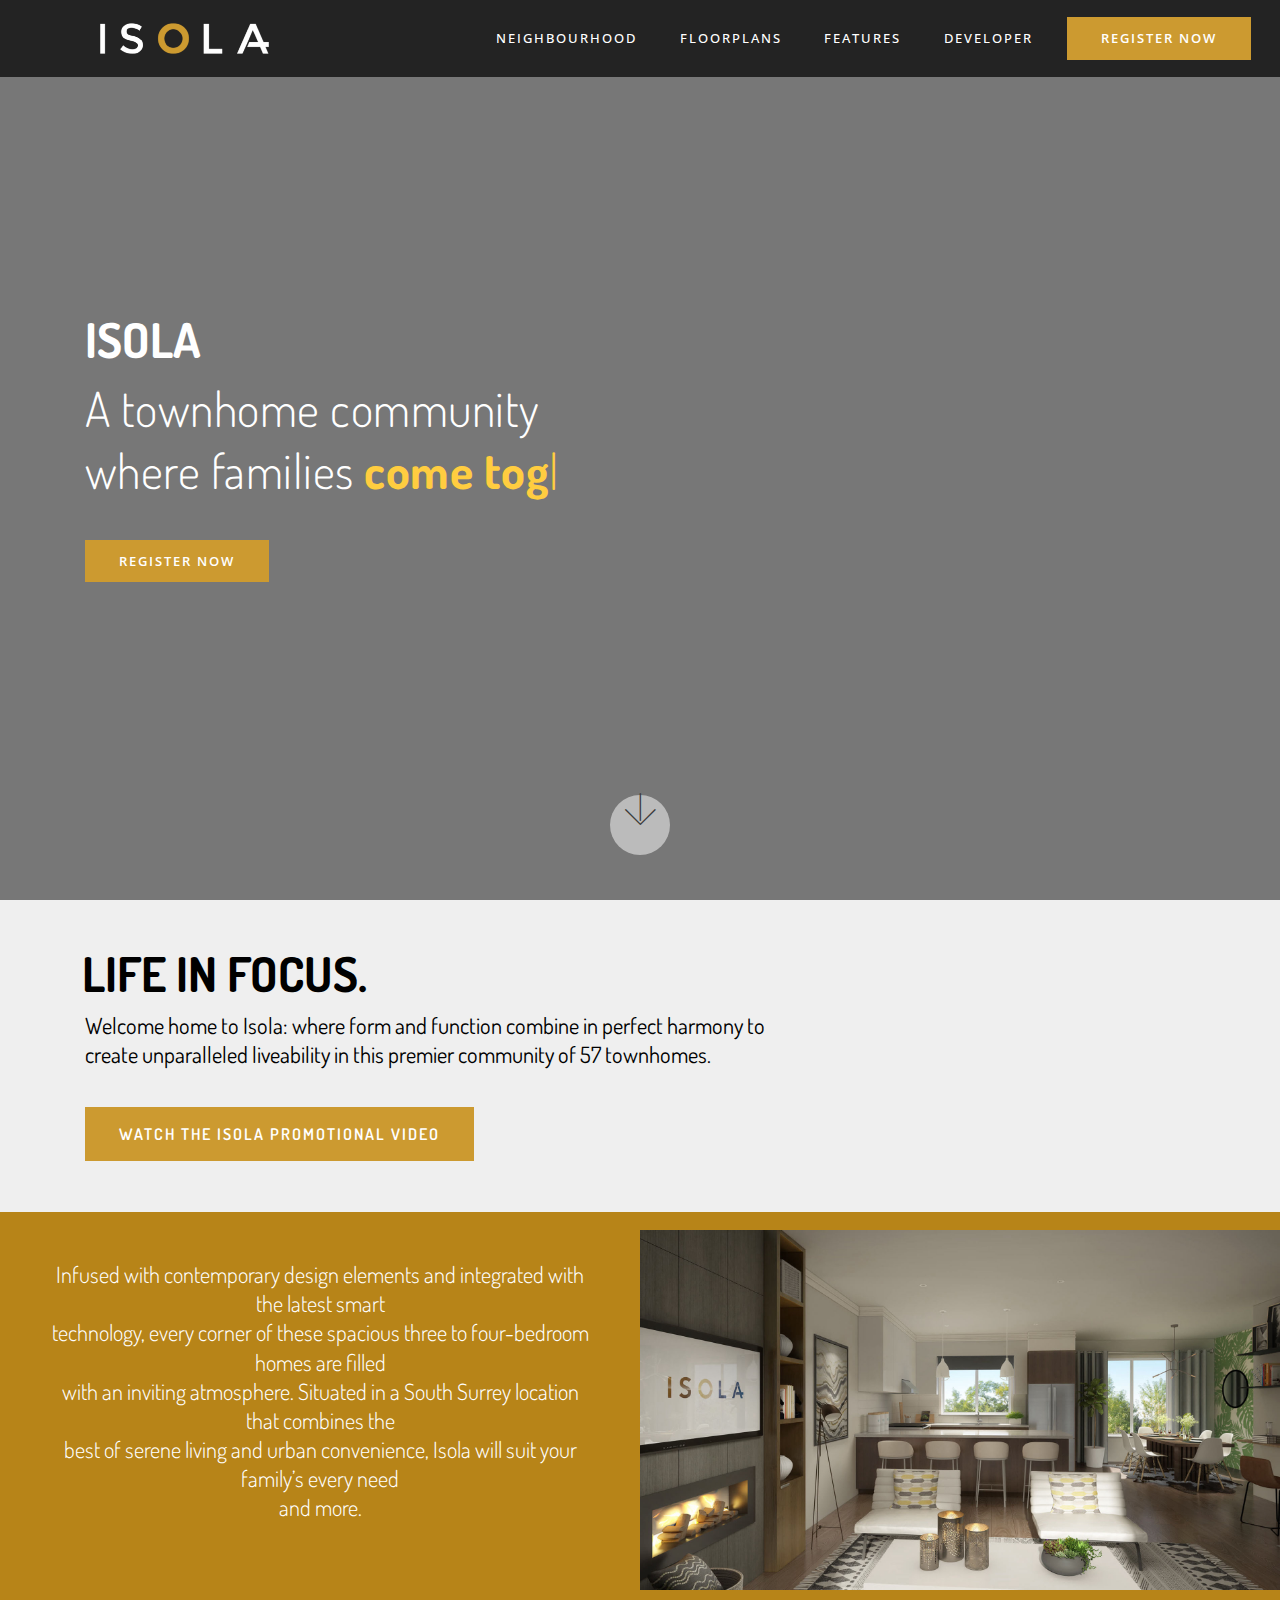
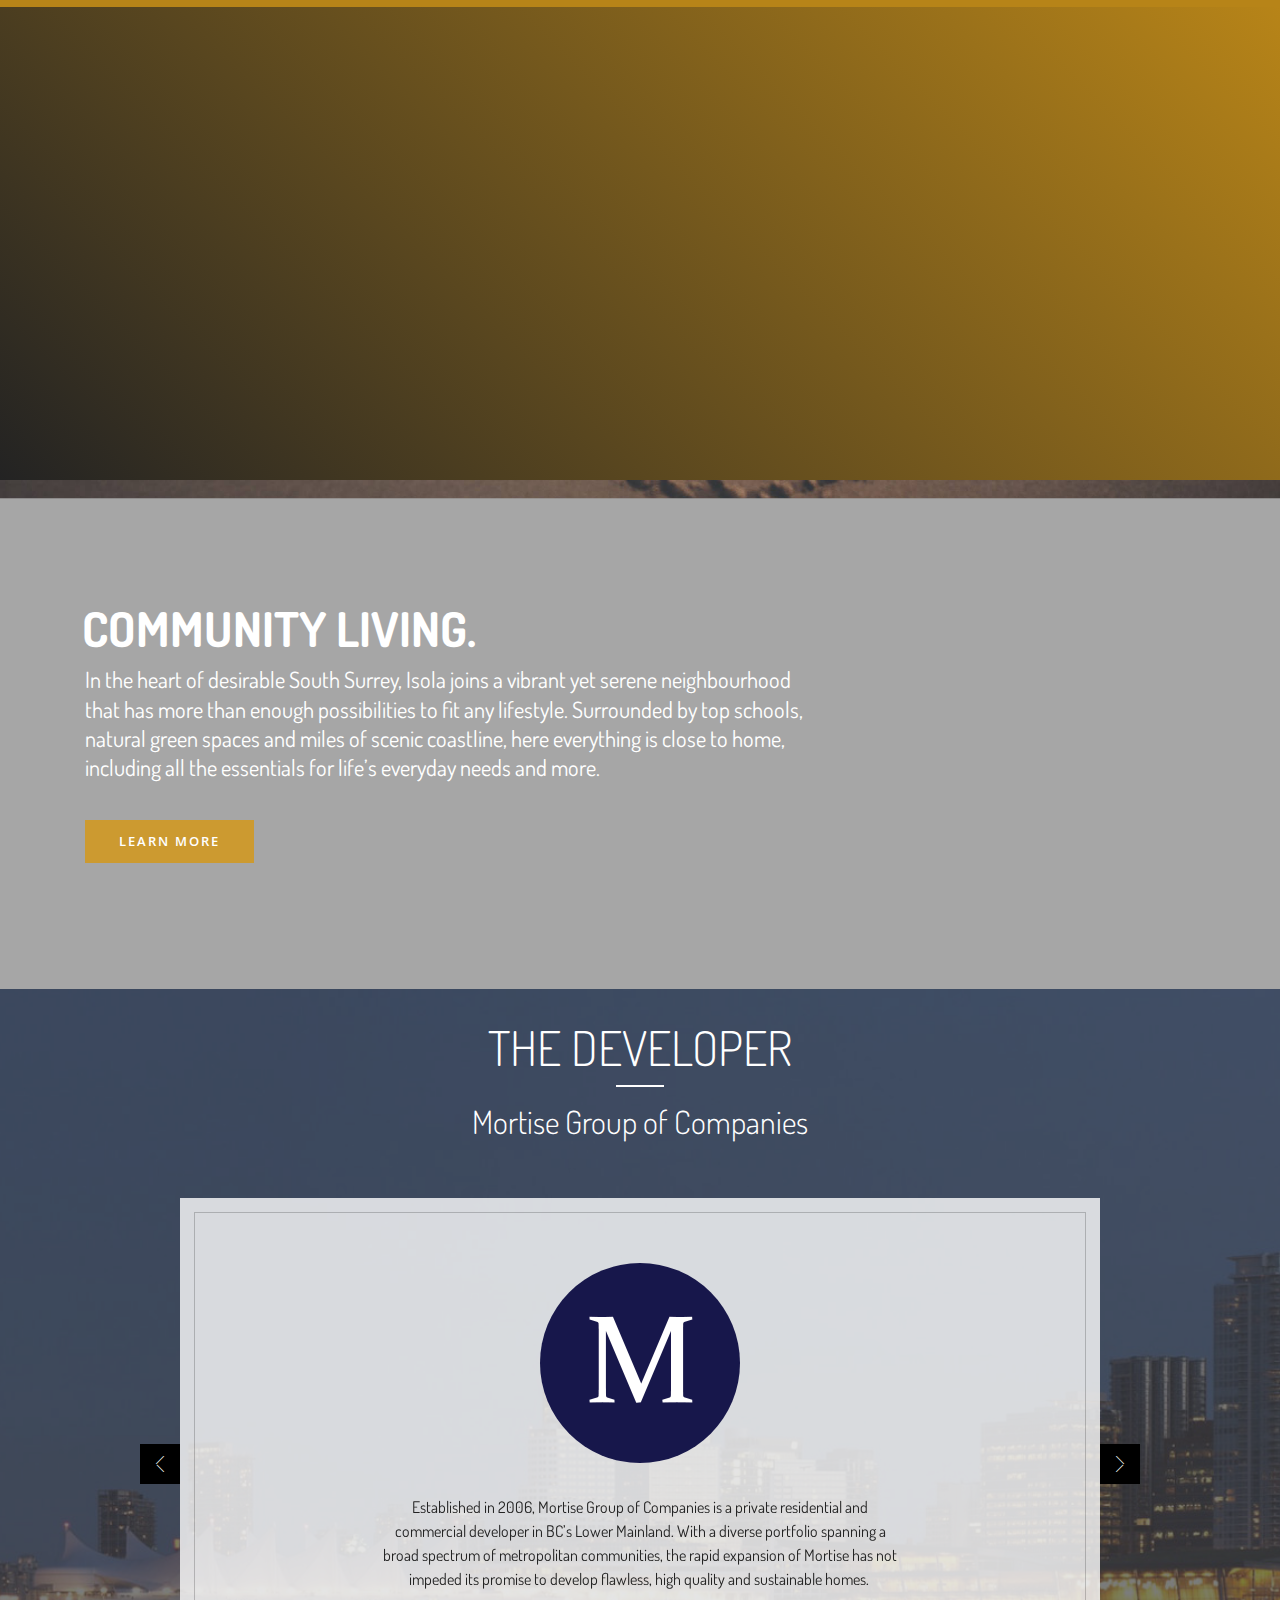
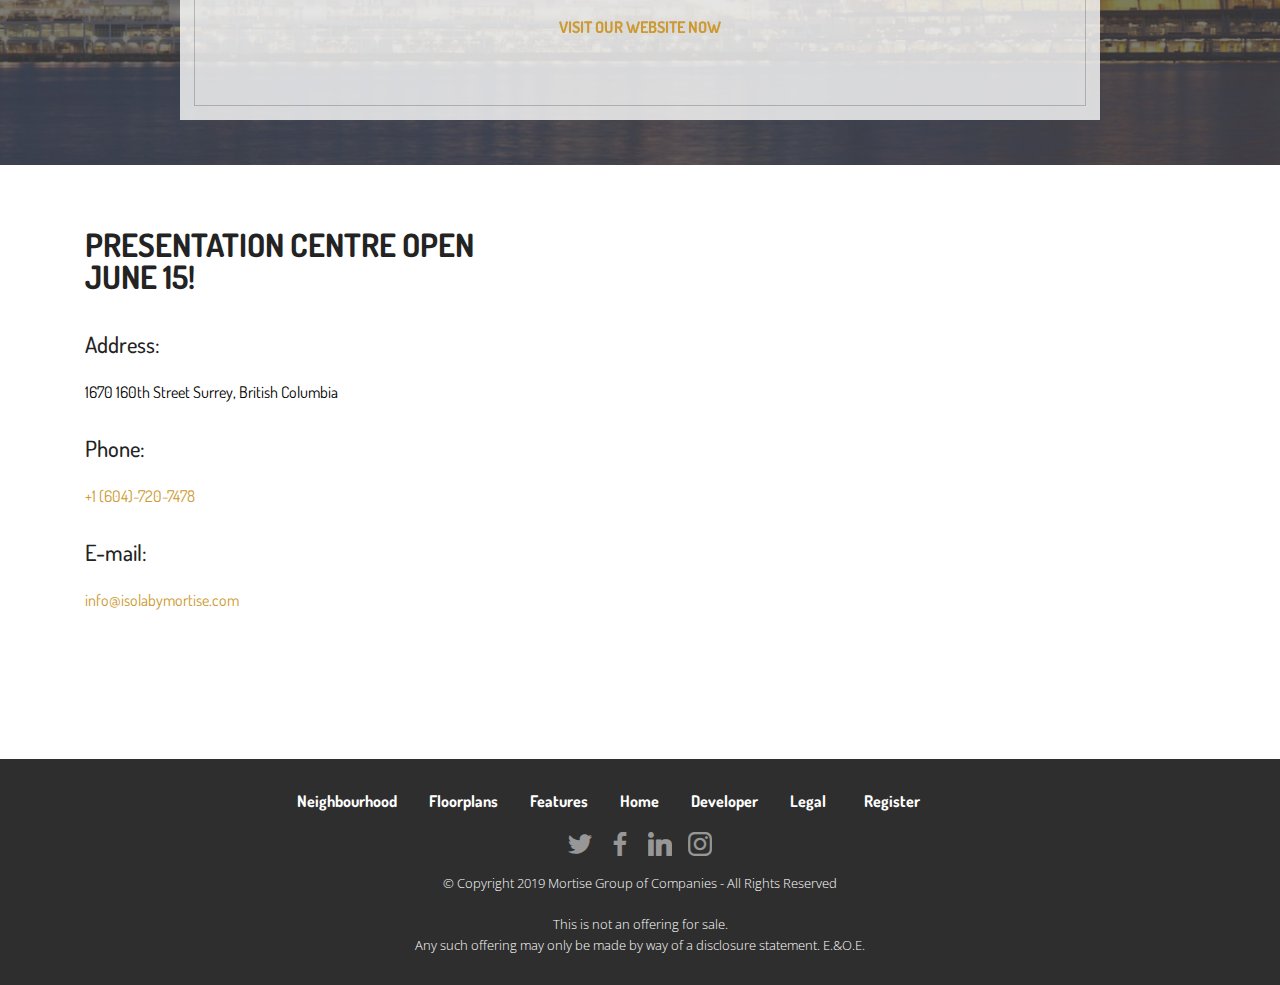
<file: home.html>
<!DOCTYPE html>
<html  >
<head>
  
  <meta charset="UTF-8">
  <meta http-equiv="X-UA-Compatible" content="IE=edge">
  
  <meta name="viewport" content="width=device-width, initial-scale=1, minimum-scale=1">
  <link rel="shortcut icon" href="assets/images/isola-dark.svg" type="image/x-icon">
  <meta name="description" content="The home of Isola, a new townhouse community in South Surrey. Created by Mortise Group of Companies, a titan in British Columbia real estate development. ">
  
  <title>Isola - Luxury South Surrey Townhomes</title>
  <link rel="stylesheet" href="assets/web/assets/mobirise-icons/mobirise-icons.css">
  <link rel="stylesheet" href="assets/tether/tether.min.css">
  <link rel="stylesheet" href="assets/bootstrap/css/bootstrap.min.css">
  <link rel="stylesheet" href="assets/bootstrap/css/bootstrap-grid.min.css">
  <link rel="stylesheet" href="assets/bootstrap/css/bootstrap-reboot.min.css">
  <link rel="stylesheet" href="assets/dropdown/css/style.css">
  <link rel="stylesheet" href="assets/socicon/css/styles.css">
  <link rel="stylesheet" href="assets/theme/css/style.css">
  <link rel="stylesheet" href="assets/mobirise/css/mbr-additional.css" type="text/css">
  
  
  
</head>
<body>
  <section class="menu cid-rpQc1kBa8m" once="menu" id="menu1-0">

    

    <nav class="navbar navbar-dropdown navbar-fixed-top navbar-expand-lg">
        <div class="navbar-brand">
            <span class="navbar-logo">
                
                    <a href="home.html"><img src="assets/images/isola-670x121.png" alt="" title="" style="height: 3.8rem;"></a>
                
            </span>
            
        </div>
        <button class="navbar-toggler" type="button" data-toggle="collapse" data-target="#navbarSupportedContent" aria-controls="navbarNavAltMarkup" aria-expanded="false" aria-label="Toggle navigation">
            <div class="hamburger">
                <span></span>
                <span></span>
                <span></span>
                <span></span>
            </div>
        </button>
      <div class="collapse navbar-collapse" id="navbarSupportedContent">
            <ul class="navbar-nav nav-dropdown" data-app-modern-menu="true"><li class="nav-item">
                    <a class="nav-link link text-white display-4" href="neighbourhood.html">
                        NEIGHBOURHOOD</a>
                </li>
                <li class="nav-item">
                    <a class="nav-link link text-white display-4" href="floorplans.html">
                        FLOORPLANS</a>
                </li>
                <li class="nav-item">
                    <a class="nav-link link text-white display-4" href="features.html">
                        FEATURES</a>
                </li><li class="nav-item"><a class="nav-link link text-white display-4" href="index.html#testimonials1-7">
                        DEVELOPER</a></li></ul>
            <div class="navbar-buttons mbr-section-btn"><a class="btn btn-md btn-primary display-4" href="register.html">
                    REGISTER NOW</a></div>
      </div>
    </nav>
</section>

<section class="header2 cid-rpQeOme2yA mbr-fullscreen" data-bg-video="https://www.youtube.com/watch?v=OXVdDOVQscg&amp;feature=youtu.be" id="header2-4">

    

    <div class="mbr-overlay" style="opacity: 0.5; background-color: rgb(0, 0, 0);">
    </div>

    <div class="container">
        <div class="row">
            <div class="mbr-white col-md-12">
                <h1 class="mbr-section-title mbr-white mbr-bold mbr-fonts-style display-1">ISOLA</h1>
                <div class="typed-text pb-3 display-1">
                    <span class="mbr-section-subtitle mbr-fonts-style mbr-white display-1">
                          A townhome community<br>where families</span>
                    <span>
                      <span class="animated-element mbr-bold" data-word1="come together." data-word2="grow." data-word3="prosper." data-speed="43">
                      </span>
                    </span>
                </div>
                
                <div class="pt-3 mbr-section-btn"><a class="btn-primary btn btn-md display-4" type="submit" href="register.html">REGISTER NOW</a></div>
            </div>
        </div>
    </div>
    <div class="mbr-arrow hidden-sm-down" aria-hidden="true">
        <a href="#next">
            <i class="mbri-down mbr-iconfont"></i>
        </a>
    </div>
</section>

<section class="mbr-section" id="witsec-modal-window-block-d" data-rv-view="6">

	<style>
	/* Let's not animate the contents of modal windows */
	.no-anim {
		-webkit-animation: none !important;
		-moz-animation: none !important;
		-o-animation: none !important;
		-ms-animation: none !important;
		animation: none !important;
	}
	</style>

	
	
	<div><div class="modal fade" id="popup" tabindex="-1" role="dialog" aria-labelledby="popupLabel" aria-hidden="true">  <div class="modal-dialog  modal-dialog-centered" style="height:auto" role="document">    <div class="modal-content"><div class="modal-header">  <h5 class="no-anim modal-title" id="popupLabel">SHOWHOME GRAND OPENING: JUNE 15!</h5>  <a href="#" class="no-anim close" data-dismiss="modal" aria-label="Close"><span aria-hidden="true">×</span></a></div><div class="modal-body" id="popup_body">Register now to learn more and get VIP access.</div><div class="modal-footer"><div class="mbr-section-btn"><a href="https://mobirise.com/" class="no-anim btn btn-primary display-4" target="_new">REGISTER NOW</a></div></div>    </div>  </div></div><script>document.addEventListener("DOMContentLoaded", function() {  $("#popup").on("hidden.bs.modal", function () {    var html = $( "#popup_body" ).html();    $( "#popup_body" ).empty();    $( "#popup_body" ).append(html);  })});</script></div>

	<script>
	if (typeof OpenModal === 'undefined') {
		OpenModal = function(modalName) {
			if ($('#' + modalName).length)
				$('#' + modalName).modal('show');
			else
				alert("Sorry, but there is no modal for " + modalName);
		}
	}

	function modalSetCookie(cname, cvalue, exdays) {
		var d = new Date();
		d.setTime(d.getTime() + (exdays*24*60*60*1000));
		var expires = "expires="+ d.toUTCString();
		document.cookie = cname + "=" + cvalue + ";" + expires + ";path=/";
	}

	function modalGetCookie(cname) {
		var name = cname + "=";
		var decodedCookie = decodeURIComponent(document.cookie);
		var ca = decodedCookie.split(';');
		for(var i = 0; i <ca.length; i++) {
			var c = ca[i];
			while (c.charAt(0) == ' ') {
				c = c.substring(1);
			}
			if (c.indexOf(name) == 0) {
				return c.substring(name.length, c.length);
			}
		}
		return "";
	}
	</script>

</section><script>
document.addEventListener("DOMContentLoaded", function() {
  if (modalGetCookie("popup_viewed") == "") {
    setTimeout( function() {
      if (document.cookie)
        modalSetCookie("popup_viewed", true, 3600);
      OpenModal("popup");
    } , 1000);
  }
});
</script>

<section class="header6 cid-rqpRDuK9AE" id="header6-7">

    

    

    <div class="container">
        <div class="row">
            <div class="mbr-white col-md-8">
                <h1 class="mbr-section-title mbr-white mbr-fonts-style display-1"><strong>LIFE IN FOCUS.</strong></h1>
                <p class="mbr-section-subtitle mbr-fonts-style display-5">
                    Welcome home to Isola: where form and function combine in perfect harmony to create unparalleled liveability in this premier community of 57 townhomes.</p>
                <div class="pt-3 mbr-section-btn"><a class="btn-primary btn btn-md display-7" type="submit" href="home.html#video1-w">WATCH THE ISOLA PROMOTIONAL VIDEO</a></div>
            </div>
        </div>
    </div>
    
</section>

<section class="cid-rqpT29DSYH" id="features5-8">

    

    
    <div class="container-fluid">
        <div class="row align-items-center content-row">
          <div class="col-lg-6 wrap-block">
              
              <h2 class="mbr-section-subtitle mbr-fonts-style mbr-light display-5">Infused with contemporary design elements and integrated with the latest smart <br>technology, every corner of these spacious three to four-bedroom homes are filled <br>with an inviting atmosphere. Situated in a South Surrey location that combines the <br>best of serene living and urban convenience, Isola will suit your family’s every need <br>and more.
<div>
</div><div><br></div></h2>
              
            
            
          </div>
          <div class="col-lg-6 photo-split">
              <img src="assets/images/home-5-2000-1904x1072.jpg" alt="" title="">
          </div>
      </div>
    </div>
</section>

<section class="cid-rrmOU6ckgK" id="video1-w">

    
    
    <figure class="mbr-figure align-center container">
        <div class="video-block" style="width: 66%;">
            <div><iframe class="mbr-embedded-video" src="https://player.vimeo.com/video/263266062?autoplay=0&amp;loop=0" width="1280" height="720" frameborder="0" allowfullscreen></iframe></div>
        </div>
    </figure>
</section>

<section class="header6 cid-rqubs0cUss mbr-parallax-background" id="header6-6">

    

    <div class="mbr-overlay" style="opacity: 0.3; background-color: rgb(0, 0, 0);">
    </div>

    <div class="container">
        <div class="row">
            <div class="mbr-white col-md-8">
                <h1 class="mbr-section-title mbr-white mbr-fonts-style display-1"><strong>COMMUNITY LIVING.&nbsp;</strong></h1>
                <p class="mbr-section-subtitle mbr-fonts-style display-5">
                    In the heart of desirable South Surrey, Isola joins a vibrant yet serene neighbourhood that has more than enough possibilities to fit any lifestyle. Surrounded by top schools, natural green spaces and miles of scenic coastline, here everything is close to home, including all the essentials for life’s everyday needs and more.
                </p>
                <div class="pt-3 mbr-section-btn"><a class="btn-primary btn btn-md display-4" type="submit" href="neighbourhood.html">LEARN MORE</a></div>
            </div>
        </div>
    </div>
    
</section>

<section class="carousel slide testimonials-slider cid-rqA85VpUtU" data-interval="false" id="testimonials1-7">

    

    <div class="mbr-overlay" style="opacity: 0.7; background-color: rgb(68, 68, 68);">
    </div>

<!--     <div class="container-fluid"> -->
    <div class="container text-center">
        <h2 class="mbr-section-title mbr-fonts-style mbr-white display-1">
            THE DEVELOPER</h2>
        <div class="underline align-center">
            <div class="line"></div>
        </div>
        <h3 class="mbr-section-subtitle mbr-light mbr-fonts-style pt-3 mbr-white display-2">
            Mortise Group of Companies</h3>
        <div class="row justify-content-center carousel-row">
            <div class="col-md-10">
                <div class="carousel slide pt-5" role="listbox" data-pause="true" data-keyboard="false" data-ride="false" data-interval="false">
                    <div class="slider-testimonials">
                        <div class="carousel-inner">
                            
                            
                        <div class="carousel-item">
                                <div class="user col-md-8">
                                    <div class="user_image">
                                        <img src="assets/images/mortiseh-800x800.jpg" alt="" title="">
                                    </div>
                                    <div class="user_text">
                                        <p class="mbr-fonts-style display-7">
                                            Established in 2006, Mortise Group of Companies is a private residential and commercial developer in BC’s Lower Mainland. With a diverse portfolio spanning a broad spectrum of metropolitan communities, the rapid expansion of Mortise has not impeded its promise to develop flawless, high quality and sustainable homes.&nbsp;<br><br><a href="http://mortisegroup.com"><strong>VISIT OUR WEBSITE NOW</strong></a></p>
                                    </div>
                                    
                                    
                                </div>
                            </div><div class="carousel-item">
                                <div class="user col-md-8">
                                    <div class="user_image">
                                        <img src="assets/images/mortiseh-800x800.jpg" alt="" title="">
                                    </div>
                                    <div class="user_text">
                                        <p class="mbr-fonts-style display-7">
                                            Beginning with the solid foundation of family tradition, over the past 25 years Mortise has built and sold over 100 million dollars of homes all across the Lower Mainland, shaping the communities we live in and helping countless families achieve their dreams as homeowners. &nbsp;<br><br><a href="http://mortisegroup.com"><strong>VISIT OUR WEBSITE NOW</strong></a><br>
                                        </p>
                                    </div>
                                    
                                    
                                </div>
                            </div></div>
                    </div>
                </div>
                <div class="carousel-controls">
                    <a class="carousel-control-prev carousel-control" role="button" data-slide="prev">
                      <span aria-hidden="true" class="mbri-arrow-prev mbr-iconfont"></span>
                      <span class="sr-only">Previous</span>
                    </a>

                    <a class="carousel-control-next carousel-control" role="button" data-slide="next">
                      <span aria-hidden="true" class="mbri-arrow-next mbr-iconfont"></span>
                      <span class="sr-only">Next</span>
                    </a>
                </div>
            </div>
        </div>
    </div>
</section>

<section class="mbr-section contacts1 cid-rrmHtHLoHg" id="contacts1-u">
    <!---->
    
    <!---->
    <!--Overlay-->
    
    <!--Container-->
    <div class="container">
        <div class="row">
            <!--Titles-->
            <div class="title col-12">
                <h2 class="align-left mbr-fonts-style display-2"><br><br><strong>PRESENTATION CENTRE OPEN 
</strong><div><strong>JUNE 15!</strong></div></h2>
                
            </div>
            <!--Left-->
            <div class="col-12 col-md-6">
                <div class="left-block wrapper">
                    <div class="b b-adress">
                        <h5 class="align-left mbr-fonts-style m-0 display-5">
                            Address:
                        </h5>
                        <p class="mbr-text align-left mbr-fonts-style display-7">1670 160th Street Surrey, British Columbia</p>
                    </div>
                    <div class="b b-phone">
                        <h5 class="align-left mbr-fonts-style m-0 display-5">
                            Phone:
                        </h5>
                        <p class="mbr-text align-left mbr-fonts-style display-7"><a href="tel:+1 (604)-720-7478">
                            +1 (604)-720-7478</a></p>
                    </div>
                    <div class="b b-mail">
                        <h5 class="align-left mbr-fonts-style m-0 display-5">
                            E-mail:
                        </h5>
                        <p class="mbr-text align-left mbr-fonts-style display-7">
                            <a href="mailto:info@isolabymortise.com">info@isolabymortise.com</a></p>
                    </div>
                </div>
            </div>
            <!--Right-->
            <div class="col-12 col-md-6">
                <div class="google-map"><iframe frameborder="0" style="border:0" src="https://www.google.com/maps/embed/v1/place?key=AIzaSyAEIpgj38KyLFELm2bK9Y7krBkz1K-cMq8&amp;q=place_id:EicxNjcwIDE2MCBTdCwgU3VycmV5LCBCQyBWNEEgNFgyLCBDYW5hZGEiGxIZChQKEgkZsiHGh8SFVBECDhP4yJAhEhCGDQ" allowfullscreen=""></iframe></div>
            </div>
        </div>
    </div>
</section>

<section once="footers" class="cid-rrmHurI7pV" id="footer7-v">

    

    

    <div class="container">
        <div class="media-container-row align-center mbr-white">
            <div class="row row-links">
                <ul class="foot-menu">
                    
                    
                    
                    
                    
                <li class="foot-menu-item mbr-fonts-style display-7"><a class="text-white mbr-bold" href="neighbourhood.html">Neighbourhood</a></li><li class="foot-menu-item mbr-fonts-style display-7"><a class="text-white mbr-bold" href="floorplans.html">Floorplans</a></li><li class="foot-menu-item mbr-fonts-style display-7"><a class="text-white mbr-bold" href="features.html">Features</a></li><li class="foot-menu-item mbr-fonts-style display-7"><a class="text-white mbr-bold" href="home.html">Home</a></li><li class="foot-menu-item mbr-fonts-style display-7"><a class="text-white mbr-bold" href="home.html#testimonials1-7">Developer</a></li><li class="foot-menu-item mbr-fonts-style display-7"><a class="text-white mbr-bold" href="#" target="_blank">Legal</a></li><li class="foot-menu-item mbr-fonts-style display-7"><a href="register.html" target="_blank" class="text-white">&nbsp;&nbsp;<strong>Register&nbsp; &nbsp; &nbsp; &nbsp; &nbsp; &nbsp; &nbsp; &nbsp; &nbsp; &nbsp; &nbsp;</strong></a></li></ul>
            </div>
            <div class="row social-row">
                <div class="social-list align-right pb-2">
                    
                    
                    
                    
                    
                    
                <div class="soc-item">
                        <a href="https://twitter.com/mortisegroup" target="_blank">
                            <span class="mbr-iconfont mbr-iconfont-social socicon-twitter socicon"></span>
                        </a>
                    </div><div class="soc-item">
                        <a href="https://www.facebook.com/MortiseGroup" target="_blank">
                            <span class="mbr-iconfont mbr-iconfont-social socicon-facebook socicon"></span>
                        </a>
                    </div><div class="soc-item">
                        <a href="https://ca.linkedin.com/company/mortisegroup" target="_blank">
                            <span class="mbr-iconfont mbr-iconfont-social socicon-linkedin socicon"></span>
                        </a>
                    </div><div class="soc-item">
                        <a href="https://www.instagram.com/mortisegroup/" target="_blank">
                            <span class="mbr-iconfont mbr-iconfont-social socicon-instagram socicon"></span>
                        </a>
                    </div></div>
            </div>
            <div class="row row-copirayt">
                <p class="mbr-text mb-0 mbr-fonts-style mbr-white align-center display-4">
                    © Copyright 2019 Mortise Group of Companies - All Rights Reserved<br><br>This is not an offering for sale. 
<br>Any such offering may only be made by way of a disclosure statement. E.&amp;O.E.<br>
                </p>
            </div>
        </div>
    </div>
</section>


  <script src="assets/web/assets/jquery/jquery.min.js"></script>
  <script src="assets/popper/popper.min.js"></script>
  <script src="assets/tether/tether.min.js"></script>
  <script src="assets/bootstrap/js/bootstrap.min.js"></script>
  <script src="assets/smoothscroll/smooth-scroll.js"></script>
  <script src="assets/dropdown/js/script.min.js"></script>
  <script src="assets/touchswipe/jquery.touch-swipe.min.js"></script>
  <script src="assets/ytplayer/jquery.mb.ytplayer.min.js"></script>
  <script src="assets/vimeoplayer/jquery.mb.vimeo_player.js"></script>
  <script src="assets/viewportchecker/jquery.viewportchecker.js"></script>
  <script src="assets/parallax/jarallax.min.js"></script>
  <script src="assets/bootstrapcarouselswipe/bootstrap-carousel-swipe.js"></script>
  <script src="assets/mbr-testimonials-slider/mbr-testimonials-slider.js"></script>
  <script src="assets/typed/typed.min.js"></script>
  <script src="assets/theme/js/script.js"></script>
  
  
</body>
</html>
</file>
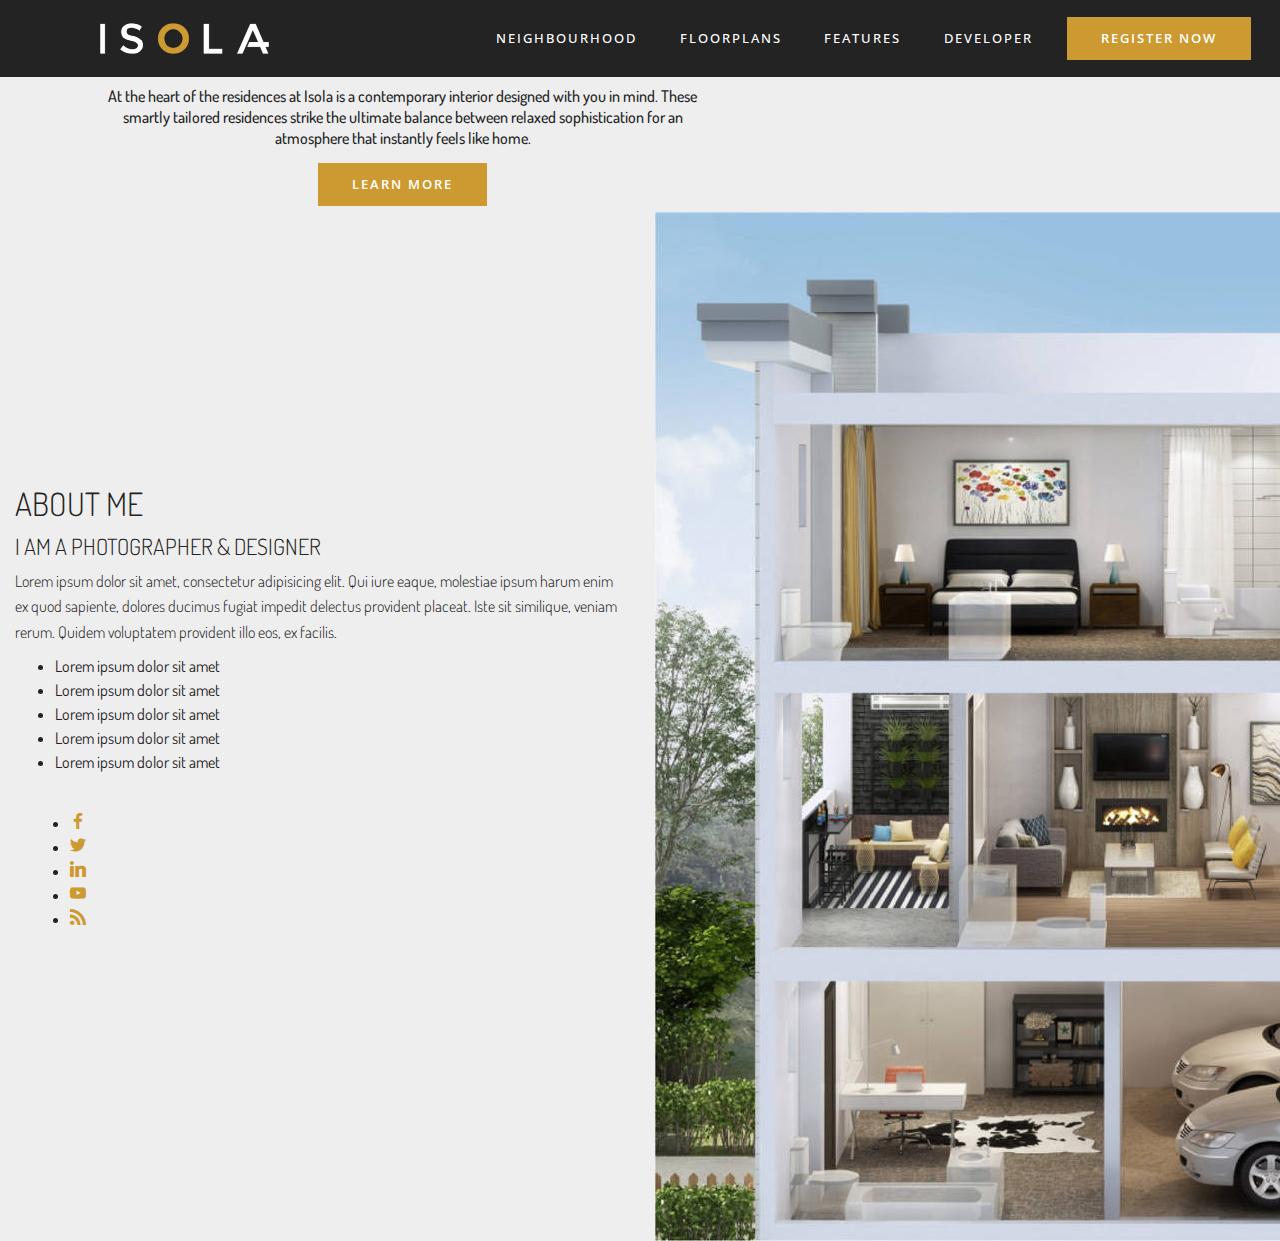
<file: page1.html>
<!DOCTYPE html>
<html  >
<head>
  <!-- Site made with Mobirise Website Builder v4.9.7, https://mobirise.com -->
  <meta charset="UTF-8">
  <meta http-equiv="X-UA-Compatible" content="IE=edge">
  <meta name="generator" content="Mobirise v4.9.7, mobirise.com">
  <meta name="viewport" content="width=device-width, initial-scale=1, minimum-scale=1">
  <link rel="shortcut icon" href="assets/images/isola-670x121.png" type="image/x-icon">
  <meta name="description" content="">
  
  <title>Features</title>
  <link rel="stylesheet" href="assets/web/assets/mobirise-icons/mobirise-icons.css">
  <link rel="stylesheet" href="assets/tether/tether.min.css">
  <link rel="stylesheet" href="assets/bootstrap/css/bootstrap.min.css">
  <link rel="stylesheet" href="assets/bootstrap/css/bootstrap-grid.min.css">
  <link rel="stylesheet" href="assets/bootstrap/css/bootstrap-reboot.min.css">
  <link rel="stylesheet" href="assets/socicon/css/styles.css">
  <link rel="stylesheet" href="assets/dropdown/css/style.css">
  <link rel="stylesheet" href="assets/theme/css/style.css">
  <link rel="stylesheet" href="assets/mobirise/css/mbr-additional.css" type="text/css">
  
  
  
</head>
<body>
  <section class="menu cid-rpQc1kBa8m" once="menu" id="menu1-c">

    

    <nav class="navbar navbar-dropdown navbar-fixed-top navbar-expand-lg">
        <div class="navbar-brand">
            <span class="navbar-logo">
                
                    <img src="assets/images/isola-670x121.png" alt="Mobirise" title="" style="height: 3.8rem;">
                
            </span>
            
        </div>
        <button class="navbar-toggler" type="button" data-toggle="collapse" data-target="#navbarSupportedContent" aria-controls="navbarNavAltMarkup" aria-expanded="false" aria-label="Toggle navigation">
            <div class="hamburger">
                <span></span>
                <span></span>
                <span></span>
                <span></span>
            </div>
        </button>
      <div class="collapse navbar-collapse" id="navbarSupportedContent">
            <ul class="navbar-nav nav-dropdown" data-app-modern-menu="true"><li class="nav-item">
                    <a class="nav-link link text-white display-4" href="https://mobirise.com">
                        NEIGHBOURHOOD</a>
                </li>
                <li class="nav-item">
                    <a class="nav-link link text-white display-4" href="https://mobirise.com">
                        FLOORPLANS</a>
                </li>
                <li class="nav-item">
                    <a class="nav-link link text-white display-4" href="https://mobirise.com">
                        FEATURES</a>
                </li><li class="nav-item"><a class="nav-link link text-white display-4" href="index.html#features6-b">
                        DEVELOPER</a></li></ul>
            <div class="navbar-buttons mbr-section-btn"><a class="btn btn-md btn-primary display-4" href="https://mobirise.com">
                    REGISTER NOW</a></div>
      </div>
    </nav>
</section>

<section class="cid-rqusBvJ4x6 mbr-parallax-background" id="header5-n">

    

    
    <div class="container text-center" data-stellar-background-ratio=".5">
      <div class="row">
        <div class="col-md-7">
            <div class="slider-text-two">
              <h2 class="mbr-section-title mbr-fonts-style mbr-bold align-center display-1"><span style="font-weight: normal;">
                  FEATURES</span></h2>
              <h3 class="mbr-section-subtitle mbr-fonts-style align-center display-7"><br>At the heart of the residences at Isola is a contemporary interior designed with you in mind. These smartly tailored residences strike the ultimate balance between relaxed sophistication for an atmosphere that instantly feels like home.</h3><h3>
              </h3><h4 class="mbr-text mbr-fonts-style align-center display-7"></h4>
              <div class="mbr-section-btn"><a class="btn-primary btn btn-md display-4" type="submit" href="page1.html#features5-q">LEARN MORE</a></div>
            </div>
        </div>
      </div>
    </div>
    
</section>

<section class="cid-rquIlYqQdU" id="features5-r">

    

    
    <div class="container-fluid">
        <div class="row align-items-center content-row">
          <div class="col-lg-6 wrap-block">
              <h1 class="mbr-section-title mbr-fonts-style mbr-light display-2">ABOUT ME</h1>
              <h2 class="mbr-section-subtitle mbr-fonts-style mbr-light display-5">I AM A PHOTOGRAPHER &amp; DESIGNER</h2>
              <h3 class="mbr-text mbr-fonts-style mbr-light display-7">Lorem ipsum dolor sit amet, consectetur adipisicing elit. Qui iure eaque, molestiae ipsum harum enim ex quod sapiente, dolores ducimus fugiat impedit delectus provident placeat. Iste sit similique, veniam rerum. Quidem voluptatem provident illo eos, ex facilis.</h3>
            <div class="mbr-list counter-container mbr-fonts-style display-7">
                <ul>
                    <li>Lorem ipsum dolor sit amet</li>
                    <li>Lorem ipsum dolor sit amet</li>
                    <li>Lorem ipsum dolor sit amet</li>
                    <li>Lorem ipsum dolor sit amet</li>
                    <li>Lorem ipsum dolor sit amet</li>
                </ul>
            </div>
            <div class="social-media col-md-12 col-sm-12">
                <ul class="social-list">
                    <li>
                      <a class="icon-transition" href="#">
                        <span class="mbr-iconfont socicon-facebook socicon"></span>
                      </a>
                    </li>
                    <li>
                      <a class="icon-transition" href="#">
                        <span class="mbr-iconfont socicon-twitter socicon" style=""></span>
                      </a>
                    </li>
                    <li>
                      <a class="icon-transition" href="#">
                        <span class="mbr-iconfont socicon-linkedin socicon"></span>
                      </a>
                    </li>
                    <li>
                      <a class="icon-transition" href="#">
                        <span class="mbr-iconfont socicon-youtube socicon"></span>
                      </a>
                    </li>
                    <li>
                      <a class="icon-transition" href="#">
                        <span class="mbr-iconfont socicon-rss socicon" style=""></span>
                      </a>
                    </li>
                 </ul>
            </div>
          </div>
          <div class="col-lg-6 photo-split">
              <img src="assets/images/download-1200x1029.jpg" alt="" title="">
          </div>
      </div>
    </div>
</section>


  <script src="assets/web/assets/jquery/jquery.min.js"></script>
  <script src="assets/popper/popper.min.js"></script>
  <script src="assets/tether/tether.min.js"></script>
  <script src="assets/bootstrap/js/bootstrap.min.js"></script>
  <script src="assets/smoothscroll/smooth-scroll.js"></script>
  <script src="assets/touchswipe/jquery.touch-swipe.min.js"></script>
  <script src="assets/parallax/jarallax.min.js"></script>
  <script src="assets/viewportchecker/jquery.viewportchecker.js"></script>
  <script src="assets/dropdown/js/script.min.js"></script>
  <script src="assets/theme/js/script.js"></script>
  
  
</body>
</html>
</file>
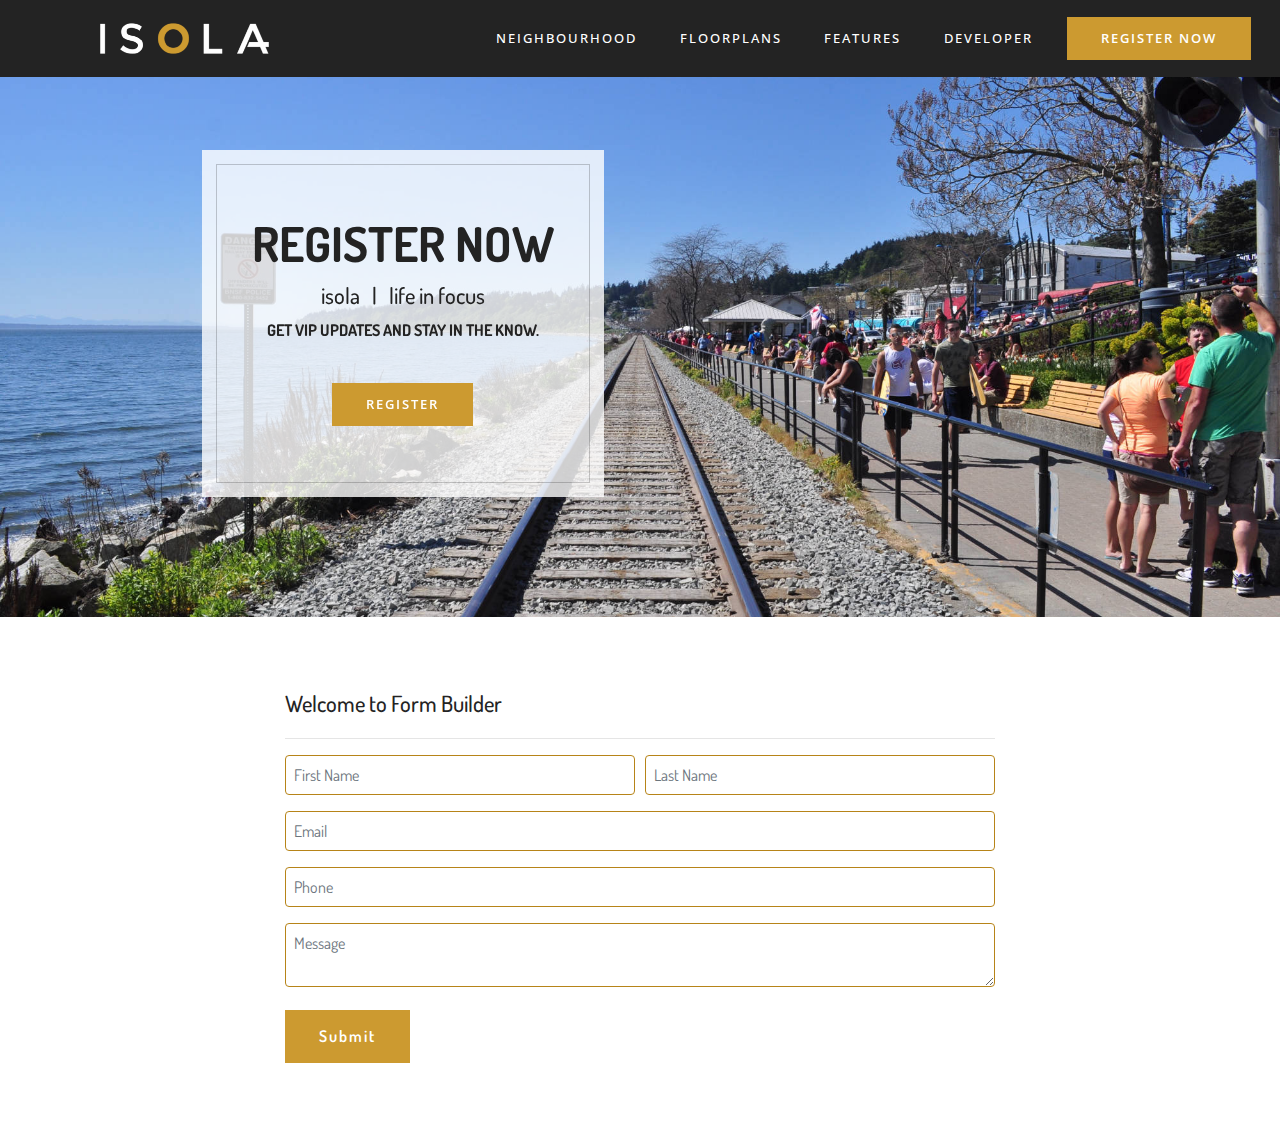
<file: page4.html>
<!DOCTYPE html>
<html  >
<head>
  <!-- Site made with Mobirise Website Builder v4.9.7, https://mobirise.com -->
  <meta charset="UTF-8">
  <meta http-equiv="X-UA-Compatible" content="IE=edge">
  <meta name="generator" content="Mobirise v4.9.7, mobirise.com">
  <meta name="viewport" content="width=device-width, initial-scale=1, minimum-scale=1">
  <link rel="shortcut icon" href="assets/images/isola-670x121.png" type="image/x-icon">
  <meta name="description" content="">
  
  <title>Register</title>
  <link rel="stylesheet" href="assets/web/assets/mobirise-icons/mobirise-icons.css">
  <link rel="stylesheet" href="assets/tether/tether.min.css">
  <link rel="stylesheet" href="assets/bootstrap/css/bootstrap.min.css">
  <link rel="stylesheet" href="assets/bootstrap/css/bootstrap-grid.min.css">
  <link rel="stylesheet" href="assets/bootstrap/css/bootstrap-reboot.min.css">
  <link rel="stylesheet" href="assets/dropdown/css/style.css">
  <link rel="stylesheet" href="assets/formstyler/jquery.formstyler.css">
  <link rel="stylesheet" href="assets/formstyler/jquery.formstyler.theme.css">
  <link rel="stylesheet" href="assets/datepicker/jquery.datetimepicker.min.css">
  <link rel="stylesheet" href="assets/theme/css/style.css">
  <link rel="stylesheet" href="assets/mobirise/css/mbr-additional.css" type="text/css">
  
  
  
</head>
<body>
  <section class="menu cid-rpQc1kBa8m" once="menu" id="menu1-t">

    

    <nav class="navbar navbar-dropdown navbar-fixed-top navbar-expand-lg">
        <div class="navbar-brand">
            <span class="navbar-logo">
                
                    <img src="assets/images/isola-670x121.png" alt="Mobirise" title="" style="height: 3.8rem;">
                
            </span>
            
        </div>
        <button class="navbar-toggler" type="button" data-toggle="collapse" data-target="#navbarSupportedContent" aria-controls="navbarNavAltMarkup" aria-expanded="false" aria-label="Toggle navigation">
            <div class="hamburger">
                <span></span>
                <span></span>
                <span></span>
                <span></span>
            </div>
        </button>
      <div class="collapse navbar-collapse" id="navbarSupportedContent">
            <ul class="navbar-nav nav-dropdown" data-app-modern-menu="true"><li class="nav-item">
                    <a class="nav-link link text-white display-4" href="https://mobirise.com">
                        NEIGHBOURHOOD</a>
                </li>
                <li class="nav-item">
                    <a class="nav-link link text-white display-4" href="https://mobirise.com">
                        FLOORPLANS</a>
                </li>
                <li class="nav-item">
                    <a class="nav-link link text-white display-4" href="https://mobirise.com">
                        FEATURES</a>
                </li><li class="nav-item"><a class="nav-link link text-white display-4" href="index.html#features6-b">
                        DEVELOPER</a></li></ul>
            <div class="navbar-buttons mbr-section-btn"><a class="btn btn-md btn-primary display-4" href="https://mobirise.com">
                    REGISTER NOW</a></div>
      </div>
    </nav>
</section>

<section class="cid-rquUgItT7E mbr-parallax-background" id="header5-v">

    

    
    <div class="container text-center" data-stellar-background-ratio=".5">
      <div class="row">
        <div class="col-md-7">
            <div class="slider-text-two">
              <h2 class="mbr-section-title mbr-fonts-style mbr-bold align-center display-1">
                  REGISTER NOW</h2>
              <h3 class="mbr-section-subtitle mbr-fonts-style align-center display-5">isola &nbsp; | &nbsp; life in focus</h3><h3>
              </h3><h4 class="mbr-text mbr-fonts-style align-center display-7"><strong>
                  GET VIP UPDATES AND STAY IN THE KNOW.</strong><br><strong>&nbsp;</strong></h4>
              <div class="mbr-section-btn"><a class="btn-primary btn btn-md display-4" type="submit">REGISTER</a></div>
            </div>
        </div>
      </div>
    </div>
    
</section>

<section class="form cid-rquXTafyOs" id="formbuilder-w">
    
    
    <div class="container">
        <div class="col-lg-8 mx-auto mbr-form" data-form-type="formoid">
<!--Formbuilder Form-->
<form action="https://mobirise.com/" method="POST" class="mbr-form form-with-styler" data-form-title="Form Name"><input type="hidden" name="email" data-form-email="true" value="gCQTTPMUWhZJB4h5gp9YbJBzzm9TTENGL4vHTyEWrbqFtqCSz/+YY8aeF/c8ts92XABdxK8gyITb8h4B1Gc/xdJg5h5k2Oo5lOLn/UBUaiSLkiP9aRhPRk8EuBhSCGno">
<div class="form-row">
<div hidden="hidden" data-form-alert="" class="alert alert-success col-12">Thanks for filling out the form!</div>
<div hidden="hidden" data-form-alert-danger="" class="alert alert-danger col-12">Oops...! some problem!</div>
</div>
<div class="dragArea form-row">
<div class="col-lg-12">
<h4 class="mbr-fonts-style display-5">Welcome to Form Builder</h4>
</div>
<div class="col-lg-12">
<hr>
</div>
<div class="col-lg-12 form-group">
<div class="form-row">
<div class="col">
<input type="text" name="nameFirst" placeholder="First Name" data-form-field="nameFirst" class="form-control text-multiple" value="" id="nameFirst-formbuilder-w">
</div>
<div class="col">
<input type="text" name="nameLast" placeholder="Last Name" data-form-field="nameLast" class="form-control text-multiple" value="" id="nameLast-formbuilder-w">
</div>
</div>
</div>
<div data-for="email" class="col-lg-12 form-group">
<input type="email" name="email" placeholder="Email" data-form-field="email" class="form-control display-7" value="" id="email-formbuilder-w">
</div>
<div data-for="phone" class="col-lg-12 form-group">
<input type="tel" name="phone" placeholder="Phone" data-form-field="phone" class="form-control display-7" pattern="[0-9]{3}-[0-9]{3}-[0-9]{4}" value="" id="phone-formbuilder-w">
</div>
<div data-for="message" class="col-lg-12 form-group">
<textarea name="message" placeholder="Message" data-form-field="message" class="form-control display-7" value="" id="message-formbuilder-w"></textarea>
</div>
<div class="col-auto">
<button type="submit" class="btn btn-primary display-7">Submit</button>
</div>
</div>
</form><!--Formbuilder Form-->
</div>
    </div>
</section>


  <script src="assets/web/assets/jquery/jquery.min.js"></script>
  <script src="assets/popper/popper.min.js"></script>
  <script src="assets/tether/tether.min.js"></script>
  <script src="assets/bootstrap/js/bootstrap.min.js"></script>
  <script src="assets/smoothscroll/smooth-scroll.js"></script>
  <script src="assets/dropdown/js/script.min.js"></script>
  <script src="assets/touchswipe/jquery.touch-swipe.min.js"></script>
  <script src="assets/parallax/jarallax.min.js"></script>
  <script src="assets/formstyler/jquery.formstyler.js"></script>
  <script src="assets/formstyler/jquery.formstyler.min.js"></script>
  <script src="assets/datepicker/jquery.datetimepicker.full.js"></script>
  <script src="assets/theme/js/script.js"></script>
  <script src="assets/formoid/formoid.min.js"></script>
  
  
</body>
</html>
</file>
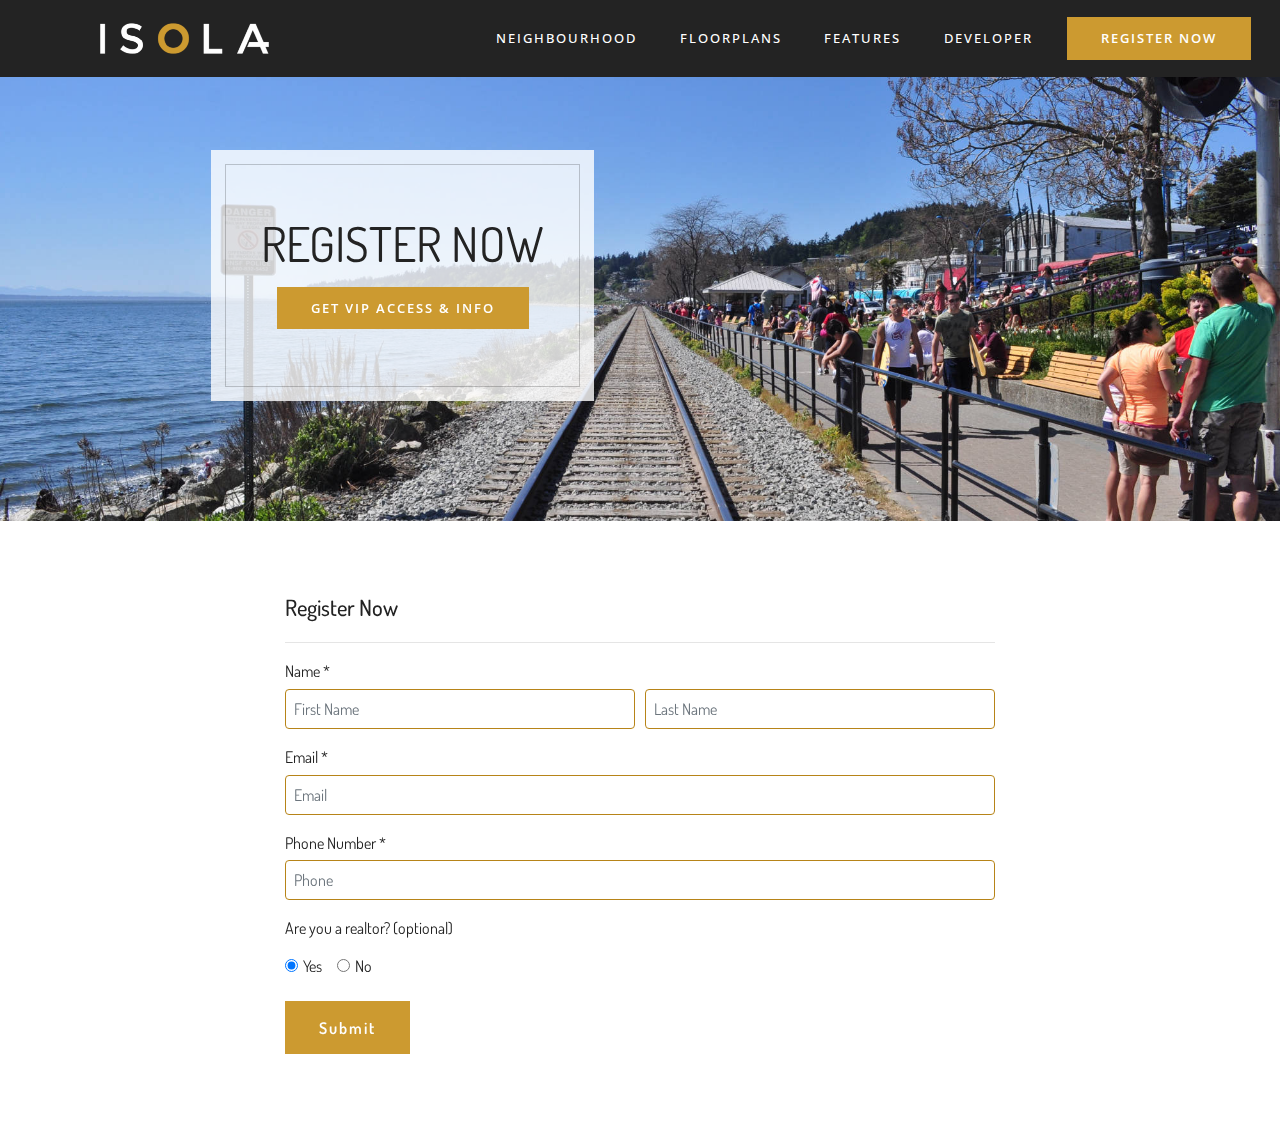
<file: register.html>
<!DOCTYPE html>
<html  >
<head>
  
  <meta charset="UTF-8">
  <meta http-equiv="X-UA-Compatible" content="IE=edge">
  
  <meta name="viewport" content="width=device-width, initial-scale=1, minimum-scale=1">
  <link rel="shortcut icon" href="assets/images/isola-dark.svg" type="image/x-icon">
  <meta name="description" content="">
  
  <title>Register Now - Isola</title>
  <link rel="stylesheet" href="assets/web/assets/mobirise-icons/mobirise-icons.css">
  <link rel="stylesheet" href="assets/tether/tether.min.css">
  <link rel="stylesheet" href="assets/bootstrap/css/bootstrap.min.css">
  <link rel="stylesheet" href="assets/bootstrap/css/bootstrap-grid.min.css">
  <link rel="stylesheet" href="assets/bootstrap/css/bootstrap-reboot.min.css">
  <link rel="stylesheet" href="assets/dropdown/css/style.css">
  <link rel="stylesheet" href="assets/formstyler/jquery.formstyler.css">
  <link rel="stylesheet" href="assets/formstyler/jquery.formstyler.theme.css">
  <link rel="stylesheet" href="assets/datepicker/jquery.datetimepicker.min.css">
  <link rel="stylesheet" href="assets/theme/css/style.css">
  <link rel="stylesheet" href="assets/mobirise/css/mbr-additional.css" type="text/css">
  
  
  
</head>
<body>
  <section class="menu cid-rpQc1kBa8m" once="menu" id="menu1-t">

    

    <nav class="navbar navbar-dropdown navbar-fixed-top navbar-expand-lg">
        <div class="navbar-brand">
            <span class="navbar-logo">
                
                    <a href="home.html"><img src="assets/images/isola-670x121.png" alt="" title="" style="height: 3.8rem;"></a>
                
            </span>
            
        </div>
        <button class="navbar-toggler" type="button" data-toggle="collapse" data-target="#navbarSupportedContent" aria-controls="navbarNavAltMarkup" aria-expanded="false" aria-label="Toggle navigation">
            <div class="hamburger">
                <span></span>
                <span></span>
                <span></span>
                <span></span>
            </div>
        </button>
      <div class="collapse navbar-collapse" id="navbarSupportedContent">
            <ul class="navbar-nav nav-dropdown" data-app-modern-menu="true"><li class="nav-item">
                    <a class="nav-link link text-white display-4" href="neighbourhood.html">
                        NEIGHBOURHOOD</a>
                </li>
                <li class="nav-item">
                    <a class="nav-link link text-white display-4" href="floorplans.html">
                        FLOORPLANS</a>
                </li>
                <li class="nav-item">
                    <a class="nav-link link text-white display-4" href="features.html">
                        FEATURES</a>
                </li><li class="nav-item"><a class="nav-link link text-white display-4" href="index.html#testimonials1-7">
                        DEVELOPER</a></li></ul>
            <div class="navbar-buttons mbr-section-btn"><a class="btn btn-md btn-primary display-4" href="register.html">
                    REGISTER NOW</a></div>
      </div>
    </nav>
</section>

<section class="cid-rquUgItT7E mbr-parallax-background" id="header5-v">

    

    <div class="mbr-overlay" style="opacity: 0; background-color: rgb(35, 35, 35);">
    </div>
    <div class="container text-center" data-stellar-background-ratio=".5">
      <div class="row">
        <div class="col-md-7">
            <div class="slider-text-two">
              <h2 class="mbr-section-title mbr-fonts-style mbr-bold align-center display-1"><span style="font-weight: normal;">
                  REGISTER NOW</span></h2>
              <h3>
              </h3>
              <div class="mbr-section-btn"><a class="btn-primary btn btn-md display-4" type="submit">GET VIP ACCESS &amp; INFO</a></div>
            </div>
        </div>
      </div>
    </div>
    
</section>

<section class="form cid-rquXTafyOs" id="formbuilder-w">
    
    
    <div class="container">
        <div class="col-lg-8 mx-auto mbr-form" data-form-type="formoid">
<!--Formbuilder Form-->
<form action="https://mobirise.com/" method="POST" class="mbr-form form-with-styler" data-form-title="Form Name"><input type="hidden" name="email" data-form-email="true" value="CpVtRAp9mpWgqvsu+FEA0fMv/RMMJXNbaZb8uO1NVrQcLqCVnXFC35OF1sbsWKqcujRfYORKgKHAFDEZhgkQswSIyRqF0yHt/A9A72X5cEugGAei6vupYCWNzQcjD/ma">
<div class="form-row">
<div hidden="hidden" data-form-alert="" class="alert alert-success col-12">Thanks for filling out the form!</div>
<div hidden="hidden" data-form-alert-danger="" class="alert alert-danger col-12">Oops...! some problem!</div>
</div>
<div class="dragArea form-row">
<div class="col-lg-12">
<h4 class="mbr-fonts-style display-5">Register Now</h4>
</div>
<div class="col-lg-12">
<hr>
</div>
<div class="col-lg-12 form-group">
<label class="form-control-label mbr-fonts-style display-7">Name *</label>
<div class="form-row">
<div class="col">
<input type="text" name="nameFirst" placeholder="First Name" data-form-field="nameFirst" class="form-control text-multiple" required="required" value="" id="nameFirst-formbuilder-w">
</div>
<div class="col">
<input type="text" name="nameLast" placeholder="Last Name" data-form-field="nameLast" class="form-control text-multiple" required="required" value="" id="nameLast-formbuilder-w">
</div>
</div>
</div>
<div data-for="email" class="col-lg-12 form-group">
<label for="email-formbuilder-w" class="form-control-label mbr-fonts-style display-7">Email *</label>
<input type="email" name="email" placeholder="Email" data-form-field="email" class="form-control display-7" required="required" value="" id="email-formbuilder-w">
</div>
<div data-for="phone" class="col-lg-12 form-group">
<label for="phone-formbuilder-w" class="form-control-label mbr-fonts-style display-7">Phone Number *</label>
<input type="tel" name="phone" placeholder="Phone" pattern="[0-9]{3}-[0-9]{3}-[0-9]{4}" data-form-field="phone" class="form-control display-7" required="required" value="" id="phone-formbuilder-w">
</div>
<div class="col-lg-12 form-group" data-for="radio">
<div class="form-control-label">
<label for="radio-formbuilder-w" class="mbr-fonts-style display-7">Are you a realtor? (optional)</label>
</div>
<div class="form-check form-check-inline">
<input type="radio" name="radio" data-form-field="radio" class="form-check-input display-7" value="Yes" checked="checked" id="radio-formbuilder-w">
<label class="form-check-label display-7">Yes</label>
</div>
<div class="form-check form-check-inline">
<input type="radio" name="radio" data-form-field="radio" class="form-check-input display-7" value="No" id="radio-formbuilder-w">
<label class="form-check-label display-7">No</label>
</div>
</div>
<div class="col-auto">
<button type="submit" class="btn btn-primary display-7">Submit</button>
</div>
</div>
</form><!--Formbuilder Form-->
</div>
    </div>
</section>


  <script src="assets/web/assets/jquery/jquery.min.js"></script>
  <script src="assets/popper/popper.min.js"></script>
  <script src="assets/tether/tether.min.js"></script>
  <script src="assets/bootstrap/js/bootstrap.min.js"></script>
  <script src="assets/smoothscroll/smooth-scroll.js"></script>
  <script src="assets/dropdown/js/script.min.js"></script>
  <script src="assets/touchswipe/jquery.touch-swipe.min.js"></script>
  <script src="assets/parallax/jarallax.min.js"></script>
  <script src="assets/formstyler/jquery.formstyler.js"></script>
  <script src="assets/formstyler/jquery.formstyler.min.js"></script>
  <script src="assets/datepicker/jquery.datetimepicker.full.js"></script>
  <script src="assets/theme/js/script.js"></script>
  <script src="assets/formoid/formoid.min.js"></script>
  
  
</body>
</html>
</file>
<file: assets/web/assets/mobirise-icons/mobirise-icons.css>
@font-face {
  font-family: 'MobiriseIcons';
  src:  url('mobirise-icons.eot?spat4u');
  src:  url('mobirise-icons.eot?spat4u#iefix') format('embedded-opentype'),
    url('mobirise-icons.ttf?spat4u') format('truetype'),
    url('mobirise-icons.woff?spat4u') format('woff'),
    url('mobirise-icons.svg?spat4u#MobiriseIcons') format('svg');
  font-weight: normal;
  font-style: normal;
}

[class^="mbri-"], [class*=" mbri-"] {
  /* use !important to prevent issues with browser extensions that change fonts */
  font-family: MobiriseIcons !important;
  speak: none;
  font-style: normal;
  font-weight: normal;
  font-variant: normal;
  text-transform: none;
  line-height: 1;

  /* Better Font Rendering =========== */
  -webkit-font-smoothing: antialiased;
  -moz-osx-font-smoothing: grayscale;
}

.mbri-add-submenu:before {
  content: "\e900";
}
.mbri-alert:before {
  content: "\e901";
}
.mbri-align-center:before {
  content: "\e902";
}
.mbri-align-justify:before {
  content: "\e903";
}
.mbri-align-left:before {
  content: "\e904";
}
.mbri-align-right:before {
  content: "\e905";
}
.mbri-android:before {
  content: "\e906";
}
.mbri-apple:before {
  content: "\e907";
}
.mbri-arrow-down:before {
  content: "\e908";
}
.mbri-arrow-next:before {
  content: "\e909";
}
.mbri-arrow-prev:before {
  content: "\e90a";
}
.mbri-arrow-up:before {
  content: "\e90b";
}
.mbri-bold:before {
  content: "\e90c";
}
.mbri-bookmark:before {
  content: "\e90d";
}
.mbri-bootstrap:before {
  content: "\e90e";
}
.mbri-briefcase:before {
  content: "\e90f";
}
.mbri-browse:before {
  content: "\e910";
}
.mbri-bulleted-list:before {
  content: "\e911";
}
.mbri-calendar:before {
  content: "\e912";
}
.mbri-camera:before {
  content: "\e913";
}
.mbri-cart-add:before {
  content: "\e914";
}
.mbri-cart-full:before {
  content: "\e915";
}
.mbri-cash:before {
  content: "\e916";
}
.mbri-change-style:before {
  content: "\e917";
}
.mbri-chat:before {
  content: "\e918";
}
.mbri-clock:before {
  content: "\e919";
}
.mbri-close:before {
  content: "\e91a";
}
.mbri-cloud:before {
  content: "\e91b";
}
.mbri-code:before {
  content: "\e91c";
}
.mbri-contact-form:before {
  content: "\e91d";
}
.mbri-credit-card:before {
  content: "\e91e";
}
.mbri-cursor-click:before {
  content: "\e91f";
}
.mbri-cust-feedback:before {
  content: "\e920";
}
.mbri-database:before {
  content: "\e921";
}
.mbri-delivery:before {
  content: "\e922";
}
.mbri-desktop:before {
  content: "\e923";
}
.mbri-devices:before {
  content: "\e924";
}
.mbri-down:before {
  content: "\e925";
}
.mbri-download:before {
  content: "\e989";
}
.mbri-drag-n-drop:before {
  content: "\e927";
}
.mbri-drag-n-drop2:before {
  content: "\e928";
}
.mbri-edit:before {
  content: "\e929";
}
.mbri-edit2:before {
  content: "\e92a";
}
.mbri-error:before {
  content: "\e92b";
}
.mbri-extension:before {
  content: "\e92c";
}
.mbri-features:before {
  content: "\e92d";
}
.mbri-file:before {
  content: "\e92e";
}
.mbri-flag:before {
  content: "\e92f";
}
.mbri-folder:before {
  content: "\e930";
}
.mbri-gift:before {
  content: "\e931";
}
.mbri-github:before {
  content: "\e932";
}
.mbri-globe:before {
  content: "\e933";
}
.mbri-globe-2:before {
  content: "\e934";
}
.mbri-growing-chart:before {
  content: "\e935";
}
.mbri-hearth:before {
  content: "\e936";
}
.mbri-help:before {
  content: "\e937";
}
.mbri-home:before {
  content: "\e938";
}
.mbri-hot-cup:before {
  content: "\e939";
}
.mbri-idea:before {
  content: "\e93a";
}
.mbri-image-gallery:before {
  content: "\e93b";
}
.mbri-image-slider:before {
  content: "\e93c";
}
.mbri-info:before {
  content: "\e93d";
}
.mbri-italic:before {
  content: "\e93e";
}
.mbri-key:before {
  content: "\e93f";
}
.mbri-laptop:before {
  content: "\e940";
}
.mbri-layers:before {
  content: "\e941";
}
.mbri-left-right:before {
  content: "\e942";
}
.mbri-left:before {
  content: "\e943";
}
.mbri-letter:before {
  content: "\e944";
}
.mbri-like:before {
  content: "\e945";
}
.mbri-link:before {
  content: "\e946";
}
.mbri-lock:before {
  content: "\e947";
}
.mbri-login:before {
  content: "\e948";
}
.mbri-logout:before {
  content: "\e949";
}
.mbri-magic-stick:before {
  content: "\e94a";
}
.mbri-map-pin:before {
  content: "\e94b";
}
.mbri-menu:before {
  content: "\e94c";
}
.mbri-mobile:before {
  content: "\e94d";
}
.mbri-mobile2:before {
  content: "\e94e";
}
.mbri-mobirise:before {
  content: "\e94f";
}
.mbri-more-horizontal:before {
  content: "\e950";
}
.mbri-more-vertical:before {
  content: "\e951";
}
.mbri-music:before {
  content: "\e952";
}
.mbri-new-file:before {
  content: "\e953";
}
.mbri-numbered-list:before {
  content: "\e954";
}
.mbri-opened-folder:before {
  content: "\e955";
}
.mbri-pages:before {
  content: "\e956";
}
.mbri-paper-plane:before {
  content: "\e957";
}
.mbri-paperclip:before {
  content: "\e958";
}
.mbri-photo:before {
  content: "\e959";
}
.mbri-photos:before {
  content: "\e95a";
}
.mbri-pin:before {
  content: "\e95b";
}
.mbri-play:before {
  content: "\e95c";
}
.mbri-plus:before {
  content: "\e95d";
}
.mbri-preview:before {
  content: "\e95e";
}
.mbri-print:before {
  content: "\e95f";
}
.mbri-protect:before {
  content: "\e960";
}
.mbri-question:before {
  content: "\e961";
}
.mbri-quote-left:before {
  content: "\e962";
}
.mbri-quote-right:before {
  content: "\e963";
}
.mbri-refresh:before {
  content: "\e964";
}
.mbri-responsive:before {
  content: "\e965";
}
.mbri-right:before {
  content: "\e966";
}
.mbri-rocket:before {
  content: "\e967";
}
.mbri-sad-face:before {
  content: "\e968";
}
.mbri-sale:before {
  content: "\e969";
}
.mbri-save:before {
  content: "\e96a";
}
.mbri-search:before {
  content: "\e96b";
}
.mbri-setting:before {
  content: "\e96c";
}
.mbri-setting2:before {
  content: "\e96d";
}
.mbri-setting3:before {
  content: "\e96e";
}
.mbri-share:before {
  content: "\e96f";
}
.mbri-shopping-bag:before {
  content: "\e970";
}
.mbri-shopping-basket:before {
  content: "\e971";
}
.mbri-shopping-cart:before {
  content: "\e972";
}
.mbri-sites:before {
  content: "\e973";
}
.mbri-smile-face:before {
  content: "\e974";
}
.mbri-speed:before {
  content: "\e975";
}
.mbri-star:before {
  content: "\e976";
}
.mbri-success:before {
  content: "\e977";
}
.mbri-sun:before {
  content: "\e978";
}
.mbri-sun2:before {
  content: "\e979";
}
.mbri-tablet:before {
  content: "\e97a";
}
.mbri-tablet-vertical:before {
  content: "\e97b";
}
.mbri-target:before {
  content: "\e97c";
}
.mbri-timer:before {
  content: "\e97d";
}
.mbri-to-ftp:before {
  content: "\e97e";
}
.mbri-to-local-drive:before {
  content: "\e97f";
}
.mbri-touch-swipe:before {
  content: "\e980";
}
.mbri-touch:before {
  content: "\e981";
}
.mbri-trash:before {
  content: "\e982";
}
.mbri-underline:before {
  content: "\e983";
}
.mbri-unlink:before {
  content: "\e984";
}
.mbri-unlock:before {
  content: "\e985";
}
.mbri-up-down:before {
  content: "\e986";
}
.mbri-up:before {
  content: "\e987";
}
.mbri-update:before {
  content: "\e988";
}
.mbri-upload:before {
 content: "\e926"; 
}
.mbri-user:before {
  content: "\e98a";
}
.mbri-user2:before {
  content: "\e98b";
}
.mbri-users:before {
  content: "\e98c";
}
.mbri-video:before {
  content: "\e98d";
}
.mbri-video-play:before {
  content: "\e98e";
}
.mbri-watch:before {
  content: "\e98f";
}
.mbri-website-theme:before {
  content: "\e990";
}
.mbri-wifi:before {
  content: "\e991";
}
.mbri-windows:before {
  content: "\e992";
}
.mbri-zoom-out:before {
  content: "\e993";
}
.mbri-redo:before {
  content: "\e994";
}
.mbri-undo:before {
  content: "\e995";
}
</file>
<file: assets/dropdown/css/style.css>
.navbar-dropdown {
  left: 0;
  padding: 0;
  position: absolute;
  right: 0;
  top: 0;
  transition: all 0.45s ease;
  z-index: 1030;
  background: #282828; }
  .navbar-dropdown .navbar-logo {
    margin-right: 0.8rem;
    transition: margin 0.3s ease-in-out;
    vertical-align: middle; }
    .navbar-dropdown .navbar-logo img {
      height: 3.125rem;
      transition: all 0.3s ease-in-out; }
    .navbar-dropdown .navbar-logo.mbr-iconfont {
      font-size: 3.125rem;
      line-height: 3.125rem; }
  .navbar-dropdown .navbar-caption {
    font-weight: 700;
    white-space: normal;
    vertical-align: -4px;
    line-height: 3.125rem !important; }
    .navbar-dropdown .navbar-caption, .navbar-dropdown .navbar-caption:hover {
      color: inherit;
      text-decoration: none; }
  .navbar-dropdown .mbr-iconfont + .navbar-caption {
    vertical-align: -1px; }
  .navbar-dropdown.navbar-fixed-top {
    position: fixed; }
  .navbar-dropdown .navbar-brand span {
    vertical-align: -4px; }
  .navbar-dropdown.bg-color.transparent {
    background: none; }
  .navbar-dropdown.navbar-short .navbar-brand {
    padding: 0.625rem 0; }
    .navbar-dropdown.navbar-short .navbar-brand span {
      vertical-align: -1px; }
  .navbar-dropdown.navbar-short .navbar-caption {
    line-height: 2.375rem !important;
    vertical-align: -2px; }
  .navbar-dropdown.navbar-short .navbar-logo {
    margin-right: 0.5rem; }
    .navbar-dropdown.navbar-short .navbar-logo img {
      height: 2.375rem; }
    .navbar-dropdown.navbar-short .navbar-logo.mbr-iconfont {
      font-size: 2.375rem;
      line-height: 2.375rem; }
  .navbar-dropdown.navbar-short .mbr-table-cell {
    height: 3.625rem; }
  .navbar-dropdown .navbar-close {
    left: 0.6875rem;
    position: fixed;
    top: 0.75rem;
    z-index: 1000; }
  .navbar-dropdown .hamburger-icon {
    content: "";
    display: inline-block;
    vertical-align: middle;
    width: 16px;
    -webkit-box-shadow: 0 -6px 0 1px #282828,0 0 0 1px #282828,0 6px 0 1px #282828;
    -moz-box-shadow: 0 -6px 0 1px #282828,0 0 0 1px #282828,0 6px 0 1px #282828;
    box-shadow: 0 -6px 0 1px #282828,0 0 0 1px #282828,0 6px 0 1px #282828; }

.dropdown-menu .dropdown-toggle[data-toggle="dropdown-submenu"]::after {
  border-bottom: 0.35em solid transparent;
  border-left: 0.35em solid;
  border-right: 0;
  border-top: 0.35em solid transparent;
  margin-left: 0.3rem; }

.dropdown-menu .dropdown-item:focus {
  outline: 0; }

.nav-dropdown {
  font-size: 0.75rem;
  font-weight: 500;
  height: auto !important; }
  .nav-dropdown .nav-btn {
    padding-left: 1rem; }
  .nav-dropdown .link {
    margin: .667em 1.667em;
    font-weight: 500;
    padding: 0;
    transition: color .2s ease-in-out; }
    .nav-dropdown .link.dropdown-toggle {
      margin-right: 2.583em; }
      .nav-dropdown .link.dropdown-toggle::after {
        margin-left: .25rem;
        border-top: 0.35em solid;
        border-right: 0.35em solid transparent;
        border-left: 0.35em solid transparent;
        border-bottom: 0; }
      .nav-dropdown .link.dropdown-toggle[aria-expanded="true"] {
        margin: 0;
        padding: 0.667em 3.263em  0.667em 1.667em; }
  .nav-dropdown .link::after,
  .nav-dropdown .dropdown-item::after {
    color: inherit; }
  .nav-dropdown .btn {
    font-size: 0.75rem;
    font-weight: 700;
    letter-spacing: 0;
    margin-bottom: 0;
    padding-left: 1.25rem;
    padding-right: 1.25rem; }
  .nav-dropdown .dropdown-menu {
    border-radius: 0;
    border: 0;
    left: 0;
    margin: 0;
    padding-bottom: 1.25rem;
    padding-top: 1.25rem;
    position: relative; }
  .nav-dropdown .dropdown-submenu {
    margin-left: 0.125rem;
    top: 0; }
  .nav-dropdown .dropdown-item {
    font-weight: 500;
    line-height: 2;
    padding: 0.3846em 4.615em 0.3846em 1.5385em;
    position: relative;
    transition: color .2s ease-in-out, background-color .2s ease-in-out; }
    .nav-dropdown .dropdown-item::after {
      margin-top: -0.3077em;
      position: absolute;
      right: 1.1538em;
      top: 50%; }
    .nav-dropdown .dropdown-item:focus, .nav-dropdown .dropdown-item:hover {
      background: none; }

@media (max-width: 767px) {
  .nav-dropdown.navbar-toggleable-sm {
    bottom: 0;
    display: none;
    left: 0;
    overflow-x: hidden;
    position: fixed;
    top: 0;
    transform: translateX(-100%);
    -ms-transform: translateX(-100%);
    -webkit-transform: translateX(-100%);
    width: 18.75rem;
    z-index: 999; } }
.nav-dropdown.navbar-toggleable-xl {
  bottom: 0;
  display: none;
  left: 0;
  overflow-x: hidden;
  position: fixed;
  top: 0;
  transform: translateX(-100%);
  -ms-transform: translateX(-100%);
  -webkit-transform: translateX(-100%);
  width: 18.75rem;
  z-index: 999; }

.nav-dropdown-sm {
  display: block !important;
  overflow-x: hidden;
  overflow: auto;
  padding-top: 3.875rem; }
  .nav-dropdown-sm::after {
    content: "";
    display: block;
    height: 3rem;
    width: 100%; }
  .nav-dropdown-sm.collapse.in ~ .navbar-close {
    display: block !important; }
  .nav-dropdown-sm.collapsing, .nav-dropdown-sm.collapse.in {
    transform: translateX(0);
    -ms-transform: translateX(0);
    -webkit-transform: translateX(0);
    transition: all 0.25s ease-out;
    -webkit-transition: all 0.25s ease-out;
    background: #282828; }
  .nav-dropdown-sm.collapsing[aria-expanded="false"] {
    transform: translateX(-100%);
    -ms-transform: translateX(-100%);
    -webkit-transform: translateX(-100%); }
  .nav-dropdown-sm .nav-item {
    display: block;
    margin-left: 0 !important;
    padding-left: 0; }
  .nav-dropdown-sm .link,
  .nav-dropdown-sm .dropdown-item {
    border-top: 1px dotted rgba(255, 255, 255, 0.1);
    font-size: 0.8125rem;
    line-height: 1.6;
    margin: 0 !important;
    padding: 0.875rem 2.4rem 0.875rem 1.5625rem !important;
    position: relative;
    white-space: normal; }
    .nav-dropdown-sm .link:focus, .nav-dropdown-sm .link:hover,
    .nav-dropdown-sm .dropdown-item:focus,
    .nav-dropdown-sm .dropdown-item:hover {
      background: rgba(0, 0, 0, 0.2) !important;
      color: #c0a375; }
  .nav-dropdown-sm .nav-btn {
    position: relative;
    padding: 1.5625rem 1.5625rem 0 1.5625rem; }
    .nav-dropdown-sm .nav-btn::before {
      border-top: 1px dotted rgba(255, 255, 255, 0.1);
      content: "";
      left: 0;
      position: absolute;
      top: 0;
      width: 100%; }
    .nav-dropdown-sm .nav-btn + .nav-btn {
      padding-top: 0.625rem; }
      .nav-dropdown-sm .nav-btn + .nav-btn::before {
        display: none; }
  .nav-dropdown-sm .btn {
    padding: 0.625rem 0; }
  .nav-dropdown-sm .dropdown-toggle[data-toggle="dropdown-submenu"]::after {
    margin-left: .25rem;
    border-top: 0.35em solid;
    border-right: 0.35em solid transparent;
    border-left: 0.35em solid transparent;
    border-bottom: 0; }
  .nav-dropdown-sm .dropdown-toggle[data-toggle="dropdown-submenu"][aria-expanded="true"]::after {
    border-top: 0;
    border-right: 0.35em solid transparent;
    border-left: 0.35em solid transparent;
    border-bottom: 0.35em solid; }
  .nav-dropdown-sm .dropdown-menu {
    margin: 0;
    padding: 0;
    position: relative;
    top: 0;
    left: 0;
    width: 100%;
    border: 0;
    float: none;
    border-radius: 0;
    background: none; }
  .nav-dropdown-sm .dropdown-submenu {
    left: 100%;
    margin-left: 0.125rem;
    margin-top: -1.25rem;
    top: 0; }

.navbar-toggleable-sm .nav-dropdown .dropdown-menu {
  position: absolute; }

.navbar-toggleable-sm .nav-dropdown .dropdown-submenu {
  left: 100%;
  margin-left: 0.125rem;
  margin-top: -1.25rem;
  top: 0; }

.navbar-toggleable-sm.opened .nav-dropdown .dropdown-menu {
  position: relative; }

.navbar-toggleable-sm.opened .nav-dropdown .dropdown-submenu {
  left: 0;
  margin-left: 00rem;
  margin-top: 0rem;
  top: 0; }

.is-builder .nav-dropdown.collapsing {
  transition: none !important; }

/*# sourceMappingURL=style.css.map */
</file>
<file: assets/socicon/css/styles.css>
@charset "UTF-8";

@font-face {
  font-family: "socicon";
  src:url("../fonts/socicon.eot");
  src:url("../fonts/socicon.eot?#iefix") format("embedded-opentype"),
    url("../fonts/socicon.woff") format("woff"),
    url("../fonts/socicon.ttf") format("truetype"),
    url("../fonts/socicon.svg#socicon") format("svg");
  font-weight: normal;
  font-style: normal;

}

[data-icon]:before {
  font-family: "socicon" !important;
  content: attr(data-icon);
  font-style: normal !important;
  font-weight: normal !important;
  font-variant: normal !important;
  text-transform: none !important;
  speak: none;
  line-height: 1;
  -webkit-font-smoothing: antialiased;
  -moz-osx-font-smoothing: grayscale;
}

[class^="socicon-"]:before,
[class*=" socicon-"]:before {
  font-family: "socicon" !important;
  font-style: normal !important;
  font-weight: normal !important;
  font-variant: normal !important;
  text-transform: none !important;
  speak: none;
  line-height: 1;
  -webkit-font-smoothing: antialiased;
  -moz-osx-font-smoothing: grayscale;
}

.socicon-modelmayhem:before {
  content: "\e000";
}
.socicon-mixcloud:before {
  content: "\e001";
}
.socicon-drupal:before {
  content: "\e002";
}
.socicon-swarm:before {
  content: "\e003";
}
.socicon-istock:before {
  content: "\e004";
}
.socicon-yammer:before {
  content: "\e005";
}
.socicon-ello:before {
  content: "\e006";
}
.socicon-stackoverflow:before {
  content: "\e007";
}
.socicon-persona:before {
  content: "\e008";
}
.socicon-triplej:before {
  content: "\e009";
}
.socicon-houzz:before {
  content: "\e00a";
}
.socicon-rss:before {
  content: "\e00b";
}
.socicon-paypal:before {
  content: "\e00c";
}
.socicon-odnoklassniki:before {
  content: "\e00d";
}
.socicon-airbnb:before {
  content: "\e00e";
}
.socicon-periscope:before {
  content: "\e00f";
}
.socicon-outlook:before {
  content: "\e010";
}
.socicon-coderwall:before {
  content: "\e011";
}
.socicon-tripadvisor:before {
  content: "\e012";
}
.socicon-appnet:before {
  content: "\e013";
}
.socicon-goodreads:before {
  content: "\e014";
}
.socicon-tripit:before {
  content: "\e015";
}
.socicon-lanyrd:before {
  content: "\e016";
}
.socicon-slideshare:before {
  content: "\e017";
}
.socicon-buffer:before {
  content: "\e018";
}
.socicon-disqus:before {
  content: "\e019";
}
.socicon-vkontakte:before {
  content: "\e01a";
}
.socicon-whatsapp:before {
  content: "\e01b";
}
.socicon-patreon:before {
  content: "\e01c";
}
.socicon-storehouse:before {
  content: "\e01d";
}
.socicon-pocket:before {
  content: "\e01e";
}
.socicon-mail:before {
  content: "\e01f";
}
.socicon-blogger:before {
  content: "\e020";
}
.socicon-technorati:before {
  content: "\e021";
}
.socicon-reddit:before {
  content: "\e022";
}
.socicon-dribbble:before {
  content: "\e023";
}
.socicon-stumbleupon:before {
  content: "\e024";
}
.socicon-digg:before {
  content: "\e025";
}
.socicon-envato:before {
  content: "\e026";
}
.socicon-behance:before {
  content: "\e027";
}
.socicon-delicious:before {
  content: "\e028";
}
.socicon-deviantart:before {
  content: "\e029";
}
.socicon-forrst:before {
  content: "\e02a";
}
.socicon-play:before {
  content: "\e02b";
}
.socicon-zerply:before {
  content: "\e02c";
}
.socicon-wikipedia:before {
  content: "\e02d";
}
.socicon-apple:before {
  content: "\e02e";
}
.socicon-flattr:before {
  content: "\e02f";
}
.socicon-github:before {
  content: "\e030";
}
.socicon-renren:before {
  content: "\e031";
}
.socicon-friendfeed:before {
  content: "\e032";
}
.socicon-newsvine:before {
  content: "\e033";
}
.socicon-identica:before {
  content: "\e034";
}
.socicon-bebo:before {
  content: "\e035";
}
.socicon-zynga:before {
  content: "\e036";
}
.socicon-steam:before {
  content: "\e037";
}
.socicon-xbox:before {
  content: "\e038";
}
.socicon-windows:before {
  content: "\e039";
}
.socicon-qq:before {
  content: "\e03a";
}
.socicon-douban:before {
  content: "\e03b";
}
.socicon-meetup:before {
  content: "\e03c";
}
.socicon-playstation:before {
  content: "\e03d";
}
.socicon-android:before {
  content: "\e03e";
}
.socicon-snapchat:before {
  content: "\e03f";
}
.socicon-twitter:before {
  content: "\e040";
}
.socicon-facebook:before {
  content: "\e041";
}
.socicon-googleplus:before {
  content: "\e042";
}
.socicon-pinterest:before {
  content: "\e043";
}
.socicon-foursquare:before {
  content: "\e044";
}
.socicon-yahoo:before {
  content: "\e045";
}
.socicon-skype:before {
  content: "\e046";
}
.socicon-yelp:before {
  content: "\e047";
}
.socicon-feedburner:before {
  content: "\e048";
}
.socicon-linkedin:before {
  content: "\e049";
}
.socicon-viadeo:before {
  content: "\e04a";
}
.socicon-xing:before {
  content: "\e04b";
}
.socicon-myspace:before {
  content: "\e04c";
}
.socicon-soundcloud:before {
  content: "\e04d";
}
.socicon-spotify:before {
  content: "\e04e";
}
.socicon-grooveshark:before {
  content: "\e04f";
}
.socicon-lastfm:before {
  content: "\e050";
}
.socicon-youtube:before {
  content: "\e051";
}
.socicon-vimeo:before {
  content: "\e052";
}
.socicon-dailymotion:before {
  content: "\e053";
}
.socicon-vine:before {
  content: "\e054";
}
.socicon-flickr:before {
  content: "\e055";
}
.socicon-500px:before {
  content: "\e056";
}
.socicon-wordpress:before {
  content: "\e058";
}
.socicon-tumblr:before {
  content: "\e059";
}
.socicon-twitch:before {
  content: "\e05a";
}
.socicon-8tracks:before {
  content: "\e05b";
}
.socicon-amazon:before {
  content: "\e05c";
}
.socicon-icq:before {
  content: "\e05d";
}
.socicon-smugmug:before {
  content: "\e05e";
}
.socicon-ravelry:before {
  content: "\e05f";
}
.socicon-weibo:before {
  content: "\e060";
}
.socicon-baidu:before {
  content: "\e061";
}
.socicon-angellist:before {
  content: "\e062";
}
.socicon-ebay:before {
  content: "\e063";
}
.socicon-imdb:before {
  content: "\e064";
}
.socicon-stayfriends:before {
  content: "\e065";
}
.socicon-residentadvisor:before {
  content: "\e066";
}
.socicon-google:before {
  content: "\e067";
}
.socicon-yandex:before {
  content: "\e068";
}
.socicon-sharethis:before {
  content: "\e069";
}
.socicon-bandcamp:before {
  content: "\e06a";
}
.socicon-itunes:before {
  content: "\e06b";
}
.socicon-deezer:before {
  content: "\e06c";
}
.socicon-telegram:before {
  content: "\e06e";
}
.socicon-openid:before {
  content: "\e06f";
}
.socicon-amplement:before {
  content: "\e070";
}
.socicon-viber:before {
  content: "\e071";
}
.socicon-zomato:before {
  content: "\e072";
}
.socicon-draugiem:before {
  content: "\e074";
}
.socicon-endomodo:before {
  content: "\e075";
}
.socicon-filmweb:before {
  content: "\e076";
}
.socicon-stackexchange:before {
  content: "\e077";
}
.socicon-wykop:before {
  content: "\e078";
}
.socicon-teamspeak:before {
  content: "\e079";
}
.socicon-teamviewer:before {
  content: "\e07a";
}
.socicon-ventrilo:before {
  content: "\e07b";
}
.socicon-younow:before {
  content: "\e07c";
}
.socicon-raidcall:before {
  content: "\e07d";
}
.socicon-mumble:before {
  content: "\e07e";
}
.socicon-medium:before {
  content: "\e06d";
}
.socicon-bebee:before {
  content: "\e07f";
}
.socicon-hitbox:before {
  content: "\e080";
}
.socicon-reverbnation:before {
  content: "\e081";
}
.socicon-formulr:before {
  content: "\e082";
}
.socicon-instagram:before {
  content: "\e057";
}
.socicon-battlenet:before {
  content: "\e083";
}
.socicon-chrome:before {
  content: "\e084";
}
.socicon-discord:before {
  content: "\e086";
}
.socicon-issuu:before {
  content: "\e087";
}
.socicon-macos:before {
  content: "\e088";
}
.socicon-firefox:before {
  content: "\e089";
}
.socicon-opera:before {
  content: "\e08d";
}
.socicon-keybase:before {
  content: "\e090";
}
.socicon-alliance:before {
  content: "\e091";
}
.socicon-livejournal:before {
  content: "\e092";
}
.socicon-googlephotos:before {
  content: "\e093";
}
.socicon-horde:before {
  content: "\e094";
}
.socicon-etsy:before {
  content: "\e095";
}
.socicon-zapier:before {
  content: "\e096";
}
.socicon-google-scholar:before {
  content: "\e097";
}
.socicon-researchgate:before {
  content: "\e098";
}
.socicon-wechat:before {
  content: "\e099";
}
.socicon-strava:before {
  content: "\e09a";
}
.socicon-line:before {
  content: "\e09b";
}
.socicon-lyft:before {
  content: "\e09c";
}
.socicon-uber:before {
  content: "\e09d";
}
.socicon-songkick:before {
  content: "\e09e";
}
.socicon-viewbug:before {
  content: "\e09f";
}
.socicon-googlegroups:before {
  content: "\e0a0";
}
.socicon-quora:before {
  content: "\e073";
}
.socicon-diablo:before {
  content: "\e085";
}
.socicon-blizzard:before {
  content: "\e0a1";
}
.socicon-hearthstone:before {
  content: "\e08b";
}
.socicon-heroes:before {
  content: "\e08a";
}
.socicon-overwatch:before {
  content: "\e08c";
}
.socicon-warcraft:before {
  content: "\e08e";
}
.socicon-starcraft:before {
  content: "\e08f";
}
.socicon-beam:before {
  content: "\e0a2";
}
.socicon-curse:before {
  content: "\e0a3";
}
.socicon-player:before {
  content: "\e0a4";
}
.socicon-streamjar:before {
  content: "\e0a5";
}
.socicon-nintendo:before {
  content: "\e0a6";
}
.socicon-hellocoton:before {
  content: "\e0a7";
}
</file>
<file: assets/theme/css/style.css>
.engine {
	position: absolute;
	text-indent: -2400px;
	text-align: center;
	padding: 0;
	top: 0;
	left: -2400px;
}/*!
 * Mobirise v4 theme (https://mobirise.com/)
 * Copyright 2017 Mobirise
 */
section {
  background-color: #eeeeee;
}

section,
.container,
.container-fluid {
  position: relative;
  word-wrap: break-word;
}

a.mbr-iconfont:hover {
  text-decoration: none;
}

.article .lead p, .article .lead ul, .article .lead ol, .article .lead pre, .article .lead blockquote {
  margin-bottom: 0;
}

a {
  font-style: normal;
  font-weight: 400;
  cursor: pointer;
}

a, a:hover {
  text-decoration: none;
}

figure {
  margin-bottom: 0;
}

body {
  color: #232323;
}

h1, h2, h3, h4, h5, h6,
.h1, .h2, .h3, .h4, .h5, .h6,
.display-1, .display-2, .display-3, .display-4 {
  line-height: 1;
  word-break: break-word;
  word-wrap: break-word;
}

b, strong {
  font-weight: bold;
}

blockquote {
  padding: 10px 0 10px 20px;
  position: relative;
  border-left: 2px solid;
  border-color: #ff3366;
}

input:-webkit-autofill, input:-webkit-autofill:hover, input:-webkit-autofill:focus, input:-webkit-autofill:active {
  transition-delay: 9999s;
  transition-property: background-color, color;
}

textarea[type="hidden"] {
  display: none;
}

body {
  position: relative;
}

section {
  background-position: 50% 50%;
  background-repeat: no-repeat;
  background-size: cover;
}

section .mbr-background-video,
section .mbr-background-video-preview {
  position: absolute;
  bottom: 0;
  left: 0;
  right: 0;
  top: 0;
}

.hidden {
  visibility: hidden;
}

.mbr-z-index20 {
  z-index: 20;
}

/*! Base colors */
.mbr-white {
  color: #ffffff;
}

.mbr-black {
  color: #000000;
}

.mbr-bg-white {
  background-color: #ffffff;
}

.mbr-bg-black {
  background-color: #000000;
}

/*! Text-aligns */
.align-left {
  text-align: left;
}

.align-center {
  text-align: center;
}

.align-right {
  text-align: right;
}

@media (max-width: 767px) {
  .align-left, .align-center, .align-right, .mbr-section-btn, .mbr-section-title {
    text-align: center;
  }
}

/*! Font-weight  */
.mbr-light {
  font-weight: 300;
}

.mbr-regular {
  font-weight: 400;
}

.mbr-semibold {
  font-weight: 500;
}

.mbr-bold {
  font-weight: 700;
}

/*! Media  */
.media-size-item {
  -moz-flex: 1 1 auto;
  -o-flex: 1 1 auto;
  flex: 1 1 auto;
}

.media-content {
  flex-basis: 100%;
}

.media-container-row {
  display: flex;
  flex-direction: row;
  flex-wrap: wrap;
  justify-content: center;
  align-content: center;
  align-items: start;
}

.media-container-row .media-size-item {
  width: 400px;
}

.media-container-column {
  display: flex;
  flex-direction: column;
  flex-wrap: wrap;
  justify-content: center;
  align-content: center;
  align-items: stretch;
}

.media-container-column > * {
  width: 100%;
}

@media (min-width: 992px) {
  .media-container-row {
    flex-wrap: nowrap;
  }
}

figure {
  overflow: hidden;
}

figure[mbr-media-size] {
  transition: width 0.1s;
}

.mbr-figure img, .mbr-figure iframe {
  display: block;
  width: 100%;
}

.card {
  background-color: transparent;
  border: none;
}

.card-img {
  text-align: center;
  flex-shrink: 0;
  -webkit-flex-shrink: 0;
}

.media {
  max-width: 100%;
  margin: 0 auto;
}

.mbr-figure {
  -ms-grid-row-align: center;
  align-self: center;
}

.media-container > div {
  max-width: 100%;
}

.mbr-figure img, .card-img img {
  width: 100%;
}

@media (max-width: 991px) {
  .media-size-item {
    width: auto !important;
  }
  .media {
    width: auto;
  }
  .mbr-figure {
    width: 100% !important;
  }
}

/*! Buttons */
.mbr-section-btn {
  margin-left: -.25rem;
  margin-right: -.25rem;
  font-size: 0;
}

nav .mbr-section-btn {
  margin-left: 0rem;
  margin-right: 0rem;
}

/*! Btn icon margin */
.btn .mbr-iconfont, .btn.btn-sm .mbr-iconfont {
  cursor: pointer;
  margin-right: 0.5rem;
}

.btn.btn-md .mbr-iconfont, .btn.btn-md .mbr-iconfont {
  margin-right: 0.8rem;
}

.mbr-regular {
  font-weight: 400;
}

.mbr-semibold {
  font-weight: 500;
}

.mbr-bold {
  font-weight: 700;
}

[type="submit"] {
  -webkit-appearance: none;
}

/*! Full-screen */
.mbr-fullscreen .mbr-overlay {
  min-height: 100vh;
}

.mbr-fullscreen {
  display: flex;
  display: -moz-flex;
  display: -ms-flex;
  display: -o-flex;
  align-items: center;
  -webkit-align-items: center;
  min-height: 100vh;
  padding-top: 3rem;
  padding-bottom: 3rem;
}

/*! Map */
.map {
  height: 25rem;
  position: relative;
}

.map iframe {
  width: 100%;
  height: 100%;
}

/* Form */
.form-asterisk {
  font-family: initial;
  position: absolute;
  top: -2px;
  font-weight: normal;
}

/*! Scroll to top arrow */
.mbr-arrow-up {
  bottom: 25px;
  right: 90px;
  position: fixed;
  text-align: right;
  z-index: 5000;
  color: #ffffff;
  font-size: 32px;
  transform: rotate(180deg);
  -webkit-transform: rotate(180deg);
}

.mbr-arrow-up a {
  background: rgba(0, 0, 0, 0.2);
  border-radius: 3px;
  color: #fff;
  display: inline-block;
  height: 60px;
  width: 60px;
  outline-style: none !important;
  position: relative;
  text-decoration: none;
  transition: all .3s ease-in-out;
  cursor: pointer;
  text-align: center;
}

.mbr-arrow-up a:hover {
  background-color: rgba(0, 0, 0, 0.4);
}

.mbr-arrow-up a i {
  line-height: 60px;
}

.mbr-arrow-up-icon {
  display: block;
  color: #fff;
}

.mbr-arrow-up-icon::before {
  content: "\203a";
  display: inline-block;
  font-family: serif;
  font-size: 32px;
  line-height: 1;
  font-style: normal;
  position: relative;
  top: 6px;
  left: -4px;
  -webkit-transform: rotate(-90deg);
  transform: rotate(-90deg);
}

/*! Arrow Down */
.mbr-arrow {
  position: absolute;
  bottom: 45px;
  left: 50%;
  width: 60px;
  height: 60px;
  cursor: pointer;
  background-color: rgba(80, 80, 80, 0.5);
  border-radius: 50%;
  -webkit-transform: translateX(-50%);
  transform: translateX(-50%);
}

.mbr-arrow > a {
  display: inline-block;
  text-decoration: none;
  outline-style: none;
  -webkit-animation: arrowdown 1.7s ease-in-out infinite;
  animation: arrowdown 1.7s ease-in-out infinite;
}

.mbr-arrow > a > i {
  position: absolute;
  top: -2px;
  left: 15px;
  font-size: 2rem;
}

@keyframes arrowdown {
  0% {
    transform: translateY(0px);
    -webkit-transform: translateY(0px);
  }
  50% {
    transform: translateY(-5px);
    -webkit-transform: translateY(-5px);
  }
  100% {
    transform: translateY(0px);
    -webkit-transform: translateY(0px);
  }
}

@-webkit-keyframes arrowdown {
  0% {
    transform: translateY(0px);
    -webkit-transform: translateY(0px);
  }
  50% {
    transform: translateY(-5px);
    -webkit-transform: translateY(-5px);
  }
  100% {
    transform: translateY(0px);
    -webkit-transform: translateY(0px);
  }
}

@media (max-width: 500px) {
  .mbr-arrow-up {
    left: 50%;
    right: auto;
    transform: translateX(-50%) rotate(180deg);
    -webkit-transform: translateX(-50%) rotate(180deg);
  }
}

/*Gradients animation

use with:

background: linear-gradient(0deg, #2e3192, #1bffff);
background-size: 200% 200%;
animation: gradient-animation 4s infinite alternate;
-webkit-animation: gradient-animation 4s infinite alternate;
    */
@keyframes gradient-animation {
  from {
    background-position: 0% 100%;
    -webkit-animation-timing-function: ease-in-out;
    animation-timing-function: ease-in-out;
  }
  to {
    background-position: 100% 0%;
    -webkit-animation-timing-function: ease-in-out;
    animation-timing-function: ease-in-out;
  }
}

@-webkit-keyframes gradient-animation {
  from {
    background-position: 0% 100%;
    -webkit-animation-timing-function: ease-in-out;
    animation-timing-function: ease-in-out;
  }
  to {
    background-position: 100% 0%;
    -webkit-animation-timing-function: ease-in-out;
    animation-timing-function: ease-in-out;
  }
}

.bg-gradient {
  background-size: 200% 200%;
  animation: gradient-animation 5s infinite alternate;
  -webkit-animation: gradient-animation 5s infinite alternate;
}

.menu .navbar-brand {
  display: -webkit-flex;
}

.menu .navbar-brand span {
  display: flex;
  display: -webkit-flex;
}

.menu .navbar-brand .navbar-caption-wrap {
  display: -webkit-flex;
}

.menu .navbar-brand .navbar-logo img {
  display: -webkit-flex;
}

@media (max-width: 991px) {
  .menu .navbar-collapse {
    max-height: 94vh;
  }
  .menu .navbar-collapse.show {
    overflow: auto;
  }
}

@media (max-width: 767px) {
  .menu .navbar-collapse {
    max-height: 60vh;
  }
}

@media (min-width: 768px) and (max-width: 991px) {
  .menu .navbar-toggleable-sm .navbar-nav {
    display: -ms-flexbox;
  }
}

@media (min-width: 992px) {
  .menu .navbar-nav.nav-dropdown {
    display: -webkit-flex;
  }
  .menu .navbar-toggleable-sm .navbar-collapse {
    display: -webkit-flex !important;
  }
  .menu .collapsed .navbar-collapse {
    max-height: 94vh;
  }
  .menu .collapsed .navbar-collapse.show {
    overflow: auto;
  }
}

.navbar {
  display: -webkit-flex;
  -webkit-flex-wrap: wrap;
  -webkit-align-items: center;
  -webkit-justify-content: space-between;
}

.navbar-collapse {
  -webkit-flex-basis: 100%;
  -webkit-flex-grow: 1;
  -webkit-align-items: center;
}

.nav-dropdown .link {
  padding: .667em 1.667em !important;
  margin: 0 !important;
}

.row {
  display: -webkit-flex;
  -webkit-flex-wrap: wrap;
}

.justify-content-center {
  -webkit-justify-content: center;
}

.card-wrapper {
  flex: 1;
  -webkit-flex: 1;
}

.form-group:focus {
  outline: none;
}

.jq-selectbox__select {
  padding: 1.07em .5em;
  position: absolute;
  top: 0;
  left: 0;
  display: flex;
  align-items: center;
  height: 100%;
  width: 100%;
}

.jq-selectbox__dropdown {
  position: absolute;
  top: 100% !important;
  left: 0 !important;
  width: 100% !important;
}

.jq-selectbox__trigger-arrow {
  -webkit-transform: translateY(-50%);
          transform: translateY(-50%);
}

.jq-selectbox li {
  padding: 6px 12px;
}

.modal-dialog, .modal-content {
  height: 100%;
}

.modal-dialog .carousel-inner {
  height: 100%;
  height: -webkit-fill-available;
  height: -moz-available;
  height: fill-available;
}

.carousel-item {
  text-align: center;
}

.carousel-item img {
  margin: auto;
}
</file>
<file: assets/mobirise/css/mbr-additional.css>
@import url(https://fonts.googleapis.com/css?family=Dosis:200,300,400,500,600,700,800);
@import url(https://fonts.googleapis.com/css?family=Open+Sans:300,300i,400,400i,600,600i,700,700i,800,800i);





body {
  font-family: Dosis;
  font-style: normal;
  line-height: 1.5;
}
.mbr-section-title {
  font-style: normal;
  line-height: 1.2;
}
.mbr-section-subtitle {
  line-height: 1.3;
}
.mbr-text {
  font-style: normal;
  line-height: 1.6;
}
.display-1 {
  font-family: 'Dosis', sans-serif;
  font-size: 3rem;
}
.display-1 > .mbr-iconfont {
  font-size: 4.8rem;
}
.display-2 {
  font-family: 'Dosis', sans-serif;
  font-size: 2rem;
}
.display-2 > .mbr-iconfont {
  font-size: 3.2rem;
}
.display-4 {
  font-family: 'Open Sans', sans-serif;
  font-size: 0.8rem;
}
.display-4 > .mbr-iconfont {
  font-size: 1.28rem;
}
.display-5 {
  font-family: 'Dosis', sans-serif;
  font-size: 1.4rem;
}
.display-5 > .mbr-iconfont {
  font-size: 2.24rem;
}
.display-7 {
  font-family: 'Dosis', sans-serif;
  font-size: 1rem;
}
.display-7 > .mbr-iconfont {
  font-size: 1.6rem;
}
/* ---- Fluid typography for mobile devices ---- */
/* 1.4 - font scale ratio ( bootstrap == 1.42857 ) */
/* 100vw - current viewport width */
/* (48 - 20)  48 == 48rem == 768px, 20 == 20rem == 320px(minimal supported viewport) */
/* 0.65 - min scale variable, may vary */
@media (max-width: 768px) {
  .display-1 {
    font-size: 2.4rem;
    font-size: calc( 1.7rem + (3 - 1.7) * ((100vw - 20rem) / (48 - 20)));
    line-height: calc( 1.4 * (1.7rem + (3 - 1.7) * ((100vw - 20rem) / (48 - 20))));
  }
  .display-2 {
    font-size: 1.6rem;
    font-size: calc( 1.35rem + (2 - 1.35) * ((100vw - 20rem) / (48 - 20)));
    line-height: calc( 1.4 * (1.35rem + (2 - 1.35) * ((100vw - 20rem) / (48 - 20))));
  }
  .display-4 {
    font-size: 0.64rem;
    font-size: calc( 0.93rem + (0.8 - 0.93) * ((100vw - 20rem) / (48 - 20)));
    line-height: calc( 1.4 * (0.93rem + (0.8 - 0.93) * ((100vw - 20rem) / (48 - 20))));
  }
  .display-5 {
    font-size: 1.12rem;
    font-size: calc( 1.14rem + (1.4 - 1.14) * ((100vw - 20rem) / (48 - 20)));
    line-height: calc( 1.4 * (1.14rem + (1.4 - 1.14) * ((100vw - 20rem) / (48 - 20))));
  }
}
/* Buttons */
.btn {
  color: initial;
  border-radius: 0;
  font-weight: 600;
  border-width: 2px;
  font-style: normal;
  letter-spacing: 2px;
  margin: .4rem .8rem;
  white-space: normal;
  -webkit-transition: all 0.3s ease-in-out;
  -moz-transition: all 0.3s ease-in-out;
  transition: all 0.3s ease-in-out;
  display: -webkit-inline-flex;
  display: inline-flex;
  -webkit-align-items: center;
  align-items: center;
  -webkit-justify-content: center;
  justify-content: center;
  word-break: break-word;
  padding: 0.8rem 2rem;
  border-radius: 0px;
}
.btn-sm {
  font-weight: 600;
  letter-spacing: 2px;
  -webkit-transition: all 0.3s ease-in-out;
  -moz-transition: all 0.3s ease-in-out;
  transition: all 0.3s ease-in-out;
  padding: 0.5rem 1.5rem;
  border-radius: 0px;
}
.btn-md {
  font-weight: 600;
  letter-spacing: 2px;
  margin: .4rem .8rem !important;
  -webkit-transition: all 0.3s ease-in-out;
  -moz-transition: all 0.3s ease-in-out;
  transition: all 0.3s ease-in-out;
  padding: 0.8rem 2rem;
  border-radius: 0px;
}
.btn-lg {
  font-weight: 600;
  letter-spacing: 2px;
  margin: .4rem .8rem !important;
  -webkit-transition: all 0.3s ease-in-out;
  -moz-transition: all 0.3s ease-in-out;
  transition: all 0.3s ease-in-out;
  padding: 0.8rem 2rem;
  border-radius: 0px;
}
.bg-primary {
  background-color: #cc9a30 !important;
}
.bg-success {
  background-color: #ffffff !important;
}
.bg-info {
  background-color: #c1c1c1 !important;
}
.bg-warning {
  background-color: #000000 !important;
}
.bg-danger {
  background-color: #232323 !important;
}
.btn-primary,
.btn-primary:active,
.btn-primary.active {
  background-color: #cc9a30 !important;
  border-color: #cc9a30 !important;
  color: #ffffff !important;
}
.btn-primary:hover,
.btn-primary:focus,
.btn-primary.focus {
  color: #ffffff !important;
  background-color: #8e6b21 !important;
  border-color: #8e6b21 !important;
}
.btn-primary.disabled,
.btn-primary:disabled {
  color: #ffffff !important;
  background-color: #8e6b21 !important;
  border-color: #8e6b21 !important;
}
.btn-secondary,
.btn-secondary:active,
.btn-secondary.active {
  background-color: #333333 !important;
  border-color: #333333 !important;
  color: #ffffff !important;
}
.btn-secondary:hover,
.btn-secondary:focus,
.btn-secondary.focus {
  color: #ffffff !important;
  background-color: #0d0d0d !important;
  border-color: #0d0d0d !important;
}
.btn-secondary.disabled,
.btn-secondary:disabled {
  color: #ffffff !important;
  background-color: #0d0d0d !important;
  border-color: #0d0d0d !important;
}
.btn-info,
.btn-info:active,
.btn-info.active {
  background-color: #c1c1c1 !important;
  border-color: #c1c1c1 !important;
  color: #ffffff !important;
}
.btn-info:hover,
.btn-info:focus,
.btn-info.focus {
  color: #ffffff !important;
  background-color: #9b9b9b !important;
  border-color: #9b9b9b !important;
}
.btn-info.disabled,
.btn-info:disabled {
  color: #ffffff !important;
  background-color: #9b9b9b !important;
  border-color: #9b9b9b !important;
}
.btn-success,
.btn-success:active,
.btn-success.active {
  background-color: #ffffff !important;
  border-color: #ffffff !important;
  color: #808080 !important;
}
.btn-success:hover,
.btn-success:focus,
.btn-success.focus {
  color: #808080 !important;
  background-color: #d9d9d9 !important;
  border-color: #d9d9d9 !important;
}
.btn-success.disabled,
.btn-success:disabled {
  color: #808080 !important;
  background-color: #d9d9d9 !important;
  border-color: #d9d9d9 !important;
}
.btn-warning,
.btn-warning:active,
.btn-warning.active {
  background-color: #000000 !important;
  border-color: #000000 !important;
  color: #ffffff !important;
}
.btn-warning:hover,
.btn-warning:focus,
.btn-warning.focus {
  color: #ffffff !important;
  background-color: #000000 !important;
  border-color: #000000 !important;
}
.btn-warning.disabled,
.btn-warning:disabled {
  color: #ffffff !important;
  background-color: #000000 !important;
  border-color: #000000 !important;
}
.btn-danger,
.btn-danger:active,
.btn-danger.active {
  background-color: #232323 !important;
  border-color: #232323 !important;
  color: #ffffff !important;
}
.btn-danger:hover,
.btn-danger:focus,
.btn-danger.focus {
  color: #ffffff !important;
  background-color: #000000 !important;
  border-color: #000000 !important;
}
.btn-danger.disabled,
.btn-danger:disabled {
  color: #ffffff !important;
  background-color: #000000 !important;
  border-color: #000000 !important;
}
.btn-white {
  color: #333333 !important;
}
.btn-white,
.btn-white:active,
.btn-white.active {
  background-color: #ffffff !important;
  border-color: #ffffff !important;
  color: #808080 !important;
}
.btn-white:hover,
.btn-white:focus,
.btn-white.focus {
  color: #808080 !important;
  background-color: #d9d9d9 !important;
  border-color: #d9d9d9 !important;
}
.btn-white.disabled,
.btn-white:disabled {
  color: #808080 !important;
  background-color: #d9d9d9 !important;
  border-color: #d9d9d9 !important;
}
.btn-black,
.btn-black:active,
.btn-black.active {
  background-color: #333333 !important;
  border-color: #333333 !important;
  color: #ffffff !important;
}
.btn-black:hover,
.btn-black:focus,
.btn-black.focus {
  color: #ffffff !important;
  background-color: #0d0d0d !important;
  border-color: #0d0d0d !important;
}
.btn-black.disabled,
.btn-black:disabled {
  color: #ffffff !important;
  background-color: #0d0d0d !important;
  border-color: #0d0d0d !important;
}
.btn-primary-outline,
.btn-primary-outline:active,
.btn-primary-outline.active {
  background: none;
  border-color: #795c1d;
  color: #795c1d !important;
}
.btn-primary-outline:hover,
.btn-primary-outline:focus,
.btn-primary-outline.focus {
  color: #ffffff !important;
  background-color: #cc9a30;
  border-color: #cc9a30;
}
.btn-primary-outline.disabled,
.btn-primary-outline:disabled {
  color: #ffffff !important;
  background-color: #cc9a30 !important;
  border-color: #cc9a30 !important;
}
.btn-secondary-outline,
.btn-secondary-outline:active,
.btn-secondary-outline.active {
  background: none;
  border-color: #000000;
  color: #000000 !important;
}
.btn-secondary-outline:hover,
.btn-secondary-outline:focus,
.btn-secondary-outline.focus {
  color: #ffffff !important;
  background-color: #333333;
  border-color: #333333;
}
.btn-secondary-outline.disabled,
.btn-secondary-outline:disabled {
  color: #ffffff !important;
  background-color: #333333 !important;
  border-color: #333333 !important;
}
.btn-info-outline,
.btn-info-outline:active,
.btn-info-outline.active {
  background: none;
  border-color: #8e8e8e;
  color: #8e8e8e !important;
}
.btn-info-outline:hover,
.btn-info-outline:focus,
.btn-info-outline.focus {
  color: #ffffff !important;
  background-color: #c1c1c1;
  border-color: #c1c1c1;
}
.btn-info-outline.disabled,
.btn-info-outline:disabled {
  color: #ffffff !important;
  background-color: #c1c1c1 !important;
  border-color: #c1c1c1 !important;
}
.btn-success-outline,
.btn-success-outline:active,
.btn-success-outline.active {
  background: none;
  border-color: #cccccc;
  color: #cccccc !important;
}
.btn-success-outline:hover,
.btn-success-outline:focus,
.btn-success-outline.focus {
  color: #808080 !important;
  background-color: #ffffff;
  border-color: #ffffff;
}
.btn-success-outline.disabled,
.btn-success-outline:disabled {
  color: #808080 !important;
  background-color: #ffffff !important;
  border-color: #ffffff !important;
}
.btn-warning-outline,
.btn-warning-outline:active,
.btn-warning-outline.active {
  background: none;
  border-color: #000000;
  color: #000000 !important;
}
.btn-warning-outline:hover,
.btn-warning-outline:focus,
.btn-warning-outline.focus {
  color: #ffffff !important;
  background-color: #000000;
  border-color: #000000;
}
.btn-warning-outline.disabled,
.btn-warning-outline:disabled {
  color: #ffffff !important;
  background-color: #000000 !important;
  border-color: #000000 !important;
}
.btn-danger-outline,
.btn-danger-outline:active,
.btn-danger-outline.active {
  background: none;
  border-color: #000000;
  color: #000000 !important;
}
.btn-danger-outline:hover,
.btn-danger-outline:focus,
.btn-danger-outline.focus {
  color: #ffffff !important;
  background-color: #232323;
  border-color: #232323;
}
.btn-danger-outline.disabled,
.btn-danger-outline:disabled {
  color: #ffffff !important;
  background-color: #232323 !important;
  border-color: #232323 !important;
}
.btn-black-outline,
.btn-black-outline:active,
.btn-black-outline.active {
  background: none;
  border-color: #000000;
  color: #000000 !important;
}
.btn-black-outline:hover,
.btn-black-outline:focus,
.btn-black-outline.focus {
  color: #ffffff !important;
  background-color: #333333;
  border-color: #333333;
}
.btn-black-outline.disabled,
.btn-black-outline:disabled {
  color: #ffffff !important;
  background-color: #333333 !important;
  border-color: #333333 !important;
}
.btn-white-outline,
.btn-white-outline:active,
.btn-white-outline.active {
  background: none;
  border-color: #ffffff;
  color: #ffffff !important;
}
.btn-white-outline:hover,
.btn-white-outline:focus,
.btn-white-outline.focus {
  color: #333333 !important;
  background-color: #ffffff;
  border-color: #ffffff;
}
.text-primary {
  color: #cc9a30 !important;
}
.text-secondary {
  color: #333333 !important;
}
.text-success {
  color: #ffffff !important;
}
.text-info {
  color: #c1c1c1 !important;
}
.text-warning {
  color: #000000 !important;
}
.text-danger {
  color: #232323 !important;
}
.text-white {
  color: #ffffff !important;
}
.text-black {
  color: #000000 !important;
}
a.text-primary:hover,
a.text-primary:focus {
  color: #795c1d !important;
}
a.text-secondary:hover,
a.text-secondary:focus {
  color: #000000 !important;
}
a.text-success:hover,
a.text-success:focus {
  color: #cccccc !important;
}
a.text-info:hover,
a.text-info:focus {
  color: #8e8e8e !important;
}
a.text-warning:hover,
a.text-warning:focus {
  color: #000000 !important;
}
a.text-danger:hover,
a.text-danger:focus {
  color: #000000 !important;
}
a.text-white:hover,
a.text-white:focus {
  color: #b3b3b3 !important;
}
a.text-black:hover,
a.text-black:focus {
  color: #4d4d4d !important;
}
.alert-success {
  background-color: #70c770;
}
.alert-info {
  background-color: #c1c1c1;
}
.alert-warning {
  background-color: #000000;
}
.alert-danger {
  background-color: #232323;
}
.mbr-section-btn a.btn:not(.btn-form):hover,
.mbr-section-btn a.btn:not(.btn-form):focus {
  box-shadow: none !important;
}
.mbr-gallery-filter li.active .btn {
  background-color: #cc9a30;
  border-color: #cc9a30;
  color: #ffffff;
}
.mbr-gallery-filter li.active .btn:focus {
  box-shadow: none;
}
.btn-form {
  border-radius: 0;
}
.btn-form:hover {
  cursor: pointer;
}
a,
a:hover {
  color: #cc9a30;
}
.mbr-plan-header.bg-primary .mbr-plan-subtitle,
.mbr-plan-header.bg-primary .mbr-plan-price-desc {
  color: #f5ead3;
}
.mbr-plan-header.bg-success .mbr-plan-subtitle,
.mbr-plan-header.bg-success .mbr-plan-price-desc {
  color: #ffffff;
}
.mbr-plan-header.bg-info .mbr-plan-subtitle,
.mbr-plan-header.bg-info .mbr-plan-price-desc {
  color: #ffffff;
}
.mbr-plan-header.bg-warning .mbr-plan-subtitle,
.mbr-plan-header.bg-warning .mbr-plan-price-desc {
  color: #b3b3b3;
}
.mbr-plan-header.bg-danger .mbr-plan-subtitle,
.mbr-plan-header.bg-danger .mbr-plan-price-desc {
  color: #d5d5d5;
}
/* Scroll to top button*/
.scrollToTop_wraper {
  display: none;
}
#scrollToTop a {
  background: #ffffff;
  opacity: .5;
}
#scrollToTop a:hover {
  opacity: .7;
}
#scrollToTop a i:before {
  content: '';
  position: absolute;
  height: 40%;
  top: 25%;
  background: #000000;
  width: 2px;
  left: calc(50% - 1px);
}
#scrollToTop a i:after {
  content: '';
  position: absolute;
  display: block;
  border-top: 2px solid #000000;
  border-right: 2px solid #000000;
  width: 40%;
  height: 40%;
  left: 30%;
  bottom: 30%;
  -webkit-transform: rotate(135deg);
  transform: rotate(135deg);
}
/* Others*/
.note-check a[data-value=Rubik] {
  font-style: normal;
}
.mbr-arrow {
  background-color: #ffffff;
  opacity: .5;
  transition: .3s;
}
.mbr-arrow a {
  color: #000000;
}
.mbr-arrow:hover {
  opacity: .7;
}
@media (max-width: 767px) {
  .mbr-arrow {
    display: none;
  }
}
.form-control-label {
  position: relative;
  cursor: pointer;
  margin-bottom: .357em;
  padding: 0;
}
.alert {
  color: #ffffff;
  border-radius: 0;
  border: 0;
  font-size: .875rem;
  line-height: 1.5;
  margin-bottom: 1.875rem;
  padding: 1.25rem;
  position: relative;
}
.alert.alert-form::after {
  background-color: inherit;
  bottom: -7px;
  content: "";
  display: block;
  height: 14px;
  left: 50%;
  margin-left: -7px;
  position: absolute;
  -webkit-transform: rotate(45deg);
  transform: rotate(45deg);
  width: 14px;
}
.form-control {
  background-color: #ffffff;
  box-shadow: none;
  color: #565656;
  font-family: 'Dosis', sans-serif;
  font-size: 1rem;
  line-height: 1.43;
  min-height: 2.5em;
  padding: 1.07em .5em;
}
.form-control > .mbr-iconfont {
  font-size: 1.6rem;
}
.form-control,
.form-control:focus {
  border: 1px solid #e8e8e8;
}
.form-active .form-control:invalid {
  border-color: red;
}
.mbr-overlay {
  background-color: #000;
  bottom: 0;
  left: 0;
  opacity: .5;
  position: absolute;
  right: 0;
  top: 0;
  z-index: 0;
}
blockquote {
  font-style: italic;
  padding: 10px 0 10px 20px;
  font-size: 1.09rem;
  position: relative;
  border-color: #cc9a30;
  border-width: 3px;
}
ul,
ol,
pre,
blockquote {
  margin-bottom: 2.3125rem;
}
pre {
  background: #f4f4f4;
  padding: 10px 24px;
  white-space: pre-wrap;
}
.inactive {
  -webkit-user-select: none;
  -moz-user-select: none;
  -ms-user-select: none;
  user-select: none;
  pointer-events: none;
  -webkit-user-drag: none;
  user-drag: none;
}
.mbr-section__comments .row {
  -webkit-justify-content: center;
  justify-content: center;
}
/* Forms */
.mbr-form .btn {
  margin: .4rem 0;
}
@media (max-width: 767px) {
  .btn {
    font-size: .75rem !important;
  }
  .btn .mbr-iconfont {
    font-size: 1rem !important;
  }
}
/* Social block */
.btn-social {
  font-size: 20px;
  border-radius: 50%;
  padding: 0;
  width: 44px;
  height: 44px;
  line-height: 44px;
  text-align: center;
  position: relative;
  border: 2px solid #c0a375;
  border-color: #cc9a30;
  color: #232323;
  cursor: pointer;
}
.btn-social i {
  top: 0;
  line-height: 44px;
  width: 44px;
}
.btn-social:hover {
  color: #fff;
  background: #cc9a30;
}
.btn-social + .btn {
  margin-left: .1rem;
}
/* Footer */
.mbr-footer-content li::before,
.mbr-footer .mbr-contacts li::before {
  background: #cc9a30;
}
.mbr-footer-content li a:hover,
.mbr-footer .mbr-contacts li a:hover {
  color: #cc9a30;
}
/* Headers*/
.carousel-item.active,
.carousel-item-next,
.carousel-item-prev {
  display: -webkit-box;
  display: -webkit-flex;
  display: -ms-flexbox;
  display: flex;
}
.note-air-layout .dropup .dropdown-menu,
.note-air-layout .navbar-fixed-bottom .dropdown .dropdown-menu {
  bottom: initial !important;
}
html,
body {
  height: auto;
  min-height: 100vh;
}
.dropup .dropdown-toggle::after {
  display: none;
}
.jq-selectbox li:hover,
.jq-selectbox li.selected {
  background-color: #cc9a30;
  color: #ffffff;
}
.jq-selectbox .jq-selectbox__trigger-arrow,
.jq-number__spin.minus:after,
.jq-number__spin.plus:after {
  transition: 0.4s;
  border-top-color: currentColor;
  border-bottom-color: currentColor;
}
.jq-selectbox:hover .jq-selectbox__trigger-arrow,
.jq-number__spin.minus:hover:after,
.jq-number__spin.plus:hover:after {
  border-top-color: #cc9a30;
  border-bottom-color: #cc9a30;
}
.xdsoft_datetimepicker .xdsoft_calendar td.xdsoft_default,
.xdsoft_datetimepicker .xdsoft_calendar td.xdsoft_current,
.xdsoft_datetimepicker .xdsoft_timepicker .xdsoft_time_box > div > div.xdsoft_current {
  color: #000000 !important;
  background-color: #cc9a30 !important;
  box-shadow: none!important;
}
.xdsoft_datetimepicker .xdsoft_calendar td:hover,
.xdsoft_datetimepicker .xdsoft_timepicker .xdsoft_time_box > div > div:hover {
  color: #ffffff !important;
  background: #333333 !important;
  box-shadow: none !important;
}
.cid-rpQc1kBa8m .navbar {
  min-height: 77px;
  transition: all .3s;
  background: #232323;
}
.cid-rpQc1kBa8m .navbar.opened {
  transition: all .3s;
  background: #232323 !important;
}
.cid-rpQc1kBa8m .navbar .dropdown-item {
  padding: .25rem 1.5rem;
}
.cid-rpQc1kBa8m .navbar .navbar-collapse {
  transition: none;
  -webkit-justify-content: flex-end;
  justify-content: flex-end;
  z-index: 1;
}
.cid-rpQc1kBa8m .navbar.collapsed {
  flex-wrap: nowrap;
}
.cid-rpQc1kBa8m .navbar.collapsed.opened {
  text-align: center;
  -webkit-flex-direction: column;
  flex-direction: column;
  margin-left: auto;
  max-width: 20rem ;
  height: 100vh;
  -webkit-justify-content: flex-start;
  justify-content: flex-start;
}
.cid-rpQc1kBa8m .navbar.collapsed.opened .dropdown-menu {
  top: 0;
}
.cid-rpQc1kBa8m .navbar.collapsed.opened .navbar-toggler {
  -webkit-order: -1;
  order: -1;
  -webkit-align-self: flex-end !important;
  align-self: flex-end !important;
  margin: 1rem 0 0 0;
}
.cid-rpQc1kBa8m .navbar.collapsed.opened .navbar-collapse {
  -webkit-flex-basis: initial;
  flex-basis: initial;
}
.cid-rpQc1kBa8m .navbar.collapsed.opened .navbar-collapse.show,
.cid-rpQc1kBa8m .navbar.collapsed.opened .navbar-collapse.collapsing {
  display: block;
}
.cid-rpQc1kBa8m .navbar.collapsed:not(.opened) .navbar-collapse {
  display: none !important;
}
.cid-rpQc1kBa8m .navbar.collapsed .dropdown-menu {
  background: transparent !important;
}
.cid-rpQc1kBa8m .navbar.collapsed .dropdown-menu .dropdown-submenu {
  left: 0 !important;
}
.cid-rpQc1kBa8m .navbar.collapsed .dropdown-menu .dropdown-item:after {
  right: auto;
}
.cid-rpQc1kBa8m .navbar.collapsed .dropdown-menu .dropdown-toggle[data-toggle="dropdown-submenu"]:after {
  margin-left: .25rem;
  border-top: 0.35em solid;
  border-right: 0.35em solid transparent;
  border-left: 0.35em solid transparent;
  border-bottom: 0;
  top: 55%;
}
.cid-rpQc1kBa8m .navbar.collapsed ul.navbar-nav li {
  margin: auto;
}
.cid-rpQc1kBa8m .navbar.collapsed .dropdown-menu .dropdown-item {
  padding: .25rem 1.5rem;
  text-align: center;
}
@media (max-width: 991px) {
  .cid-rpQc1kBa8m .navbar {
    flex-wrap: nowrap;
  }
  .cid-rpQc1kBa8m .navbar.opened {
    text-align: center;
    -webkit-flex-direction: column;
    flex-direction: column;
    margin-left: auto;
    max-width: 20rem ;
    height: 100vh;
    -webkit-justify-content: flex-start;
    justify-content: flex-start;
  }
  .cid-rpQc1kBa8m .navbar.opened .dropdown-menu {
    top: 0;
  }
  .cid-rpQc1kBa8m .navbar.opened .navbar-toggler {
    -webkit-order: -1;
    order: -1;
    -webkit-align-self: flex-end !important;
    align-self: flex-end !important;
    margin: 1rem 0 0 0;
  }
  .cid-rpQc1kBa8m .navbar.opened .navbar-collapse {
    -webkit-flex-basis: initial;
    flex-basis: initial;
    height: auto !important;
    max-height: 100vh;
  }
  .cid-rpQc1kBa8m .navbar.opened .navbar-collapse.show,
  .cid-rpQc1kBa8m .navbar.opened .navbar-collapse.collapsing {
    display: block;
  }
  .cid-rpQc1kBa8m .navbar:not(.opened) .navbar-collapse {
    display: none !important;
  }
  .cid-rpQc1kBa8m .navbar .dropdown-menu {
    background: transparent !important;
  }
  .cid-rpQc1kBa8m .navbar .dropdown-menu .dropdown-submenu {
    left: 0 !important;
  }
  .cid-rpQc1kBa8m .navbar .dropdown-menu .dropdown-item:after {
    right: auto;
  }
  .cid-rpQc1kBa8m .navbar .dropdown-menu .dropdown-toggle[data-toggle="dropdown-submenu"]:after {
    margin-left: .25rem;
    border-top: 0.35em solid;
    border-right: 0.35em solid transparent;
    border-left: 0.35em solid transparent;
    border-bottom: 0;
    top: 55%;
  }
  .cid-rpQc1kBa8m .navbar .navbar-logo img {
    height: 3.8rem !important;
  }
  .cid-rpQc1kBa8m .navbar ul.navbar-nav li {
    margin: auto;
  }
  .cid-rpQc1kBa8m .navbar .dropdown-menu .dropdown-item {
    padding: .25rem 1.5rem;
    text-align: center;
  }
  .cid-rpQc1kBa8m .navbar .navbar-brand {
    -webkit-flex-shrink: initial;
    flex-shrink: initial;
    word-break: break-word;
  }
}
.cid-rpQc1kBa8m .navbar.navbar-short {
  background: #232323 !important;
  min-height: 60px;
}
.cid-rpQc1kBa8m .navbar.navbar-short .navbar-logo img {
  height: 3rem !important;
}
.cid-rpQc1kBa8m .navbar.navbar-short .navbar-brand {
  padding: 0;
}
.cid-rpQc1kBa8m .navbar-brand {
  -webkit-flex-shrink: 0;
  flex-shrink: 0;
  -webkit-align-items: center;
  align-items: center;
  margin-right: 0;
  padding: 0;
  transition: all .3s;
  word-break: break-word;
  z-index: 1;
}
.cid-rpQc1kBa8m .navbar-brand .navbar-caption {
  line-height: inherit !important;
}
.cid-rpQc1kBa8m .navbar-brand .navbar-logo a {
  outline: none;
}
.cid-rpQc1kBa8m .dropdown-item.active,
.cid-rpQc1kBa8m .dropdown-item:active {
  background-color: transparent;
}
.cid-rpQc1kBa8m .navbar-expand-lg .navbar-nav .nav-link {
  padding: 0;
}
.cid-rpQc1kBa8m .nav-dropdown .link.dropdown-toggle {
  margin-right: 1.667em;
}
.cid-rpQc1kBa8m .nav-dropdown .link.dropdown-toggle[aria-expanded="true"] {
  margin-right: 0;
  padding: 0.667em 1.667em;
}
.cid-rpQc1kBa8m .navbar.navbar-expand-lg .dropdown .dropdown-menu {
  background: #232323;
}
.cid-rpQc1kBa8m .navbar.navbar-expand-lg .dropdown .dropdown-menu .dropdown-submenu {
  margin: 0;
  left: 100%;
}
.cid-rpQc1kBa8m .navbar .dropdown.open > .dropdown-menu {
  display: block;
}
.cid-rpQc1kBa8m ul.navbar-nav {
  -webkit-flex-wrap: wrap;
  flex-wrap: wrap;
}
.cid-rpQc1kBa8m .navbar-buttons {
  text-align: center;
}
.cid-rpQc1kBa8m button.navbar-toggler {
  outline: none;
  width: 31px;
  height: 20px;
  cursor: pointer;
  transition: all .2s;
  position: relative;
  -webkit-align-self: center;
  align-self: center;
}
.cid-rpQc1kBa8m button.navbar-toggler .hamburger span {
  position: absolute;
  right: 0;
  width: 30px;
  height: 2px;
  border-right: 5px;
  background-color: #ffffff;
}
.cid-rpQc1kBa8m button.navbar-toggler .hamburger span:nth-child(1) {
  top: 0;
  transition: all .2s;
}
.cid-rpQc1kBa8m button.navbar-toggler .hamburger span:nth-child(2) {
  top: 8px;
  transition: all .15s;
}
.cid-rpQc1kBa8m button.navbar-toggler .hamburger span:nth-child(3) {
  top: 8px;
  transition: all .15s;
}
.cid-rpQc1kBa8m button.navbar-toggler .hamburger span:nth-child(4) {
  top: 16px;
  transition: all .2s;
}
.cid-rpQc1kBa8m nav.opened .hamburger span:nth-child(1) {
  top: 8px;
  width: 0;
  opacity: 0;
  right: 50%;
  transition: all .2s;
}
.cid-rpQc1kBa8m nav.opened .hamburger span:nth-child(2) {
  -webkit-transform: rotate(45deg);
  transform: rotate(45deg);
  transition: all .25s;
}
.cid-rpQc1kBa8m nav.opened .hamburger span:nth-child(3) {
  -webkit-transform: rotate(-45deg);
  transform: rotate(-45deg);
  transition: all .25s;
}
.cid-rpQc1kBa8m nav.opened .hamburger span:nth-child(4) {
  top: 8px;
  width: 0;
  opacity: 0;
  right: 50%;
  transition: all .2s;
}
.cid-rpQc1kBa8m .navbar-dropdown {
  padding: .5rem 1rem;
  position: fixed;
}
.cid-rpQc1kBa8m a.nav-link {
  display: flex;
  -webkit-align-items: center;
  align-items: center;
  -webkit-justify-content: center;
  justify-content: center;
  letter-spacing: 2px;
}
.cid-rpQc1kBa8m a.nav-link:focus {
  outline: none;
}
.cid-rpQc1kBa8m .mbr-iconfont {
  font-size: 1.5rem;
  padding-right: .5rem;
}
.cid-rpQc1kBa8m .nav-link:hover,
.cid-rpQc1kBa8m .dropdown-item:hover {
  color: #c1c1c1 !important;
}
@media screen and (-ms-high-contrast: active), (-ms-high-contrast: none) {
  .cid-rpQc1kBa8m .navbar-dropdown.collapsed.opened {
    left: auto;
  }
  .cid-rpQc1kBa8m .navbar-dropdown.collapsed.opened .navbar-collapse {
    -webkit-flex-basis: auto;
    flex-basis: auto;
  }
}
.cid-rpQeOme2yA .mbr-text,
.cid-rpQeOme2yA .typed-text,
.cid-rpQeOme2yA .mbr-section-text {
  letter-spacing: 0.03rem;
}
.cid-rpQeOme2yA .btn {
  margin-left: 4px !important;
}
.cid-rpQeOme2yA .animated-element {
  color: #ffcd40;
}
.cid-rpQeOme2yA .typed-cursor {
  opacity: 1;
  -webkit-animation: blink 0.7s infinite;
  -moz-animation: blink 0.7s infinite;
  animation: blink 0.7s infinite;
  color: #ffcd40;
}
@keyframes blink {
  0% {
    opacity: 1;
  }
  50% {
    opacity: 0;
  }
  100% {
    opacity: 1;
  }
}
@-webkit-keyframes blink {
  0% {
    opacity: 1;
  }
  50% {
    opacity: 0;
  }
  100% {
    opacity: 1;
  }
}
@-moz-keyframes blink {
  0% {
    opacity: 1;
  }
  50% {
    opacity: 0;
  }
  100% {
    opacity: 1;
  }
}
.cid-rpQeOme2yA .mbr-section-title {
  text-align: left;
}
.cid-rpQeOme2yA .typed-text {
  text-align: left;
}
.cid-rqpRDuK9AE {
  padding-top: 45px;
  padding-bottom: 45px;
  background-color: #efefef;
}
.cid-rqpRDuK9AE .mbr-text,
.cid-rqpRDuK9AE .mbr-section-text {
  letter-spacing: 0.03rem;
}
.cid-rqpRDuK9AE .mbr-section-title {
  margin-left: -0.2rem;
  color: #000000;
}
.cid-rqpRDuK9AE .mbr-section-title span {
  color: #ffbc00;
}
.cid-rqpRDuK9AE .btn {
  margin: .4rem 4px !important;
}
@media (max-width: 767px) {
  .cid-rqpRDuK9AE .mbr-section-title {
    margin-left: -0.8rem;
  }
}
.cid-rqpRDuK9AE .mbr-section-subtitle,
.cid-rqpRDuK9AE .mbr-section-btn {
  color: #000000;
}
.cid-rqpT29DSYH {
  padding-top: 0px;
  padding-bottom: 0px;
  background-color: #b78418;
}
.cid-rqpT29DSYH .icon-transition span {
  padding: 0.1rem 0.9rem;
  border-radius: 50%;
  color: #ffffff;
  display: block;
  height: 3em;
  line-height: 3em;
  width: 3em;
  background: #444444 none repeat scroll 0 0;
  -webkit-transition: all 0.3s ease-out 0s;
  transition: all 0.3s ease-out 0s;
  font-size: 14px;
}
.cid-rqpT29DSYH .photo-split {
  padding: 0;
}
.cid-rqpT29DSYH .photo-split img {
  width: 100%;
}
.cid-rqpT29DSYH .icon-transition span:hover {
  background-color: #ffbc00;
}
.cid-rqpT29DSYH .counter-container ul {
  display: flex;
  -webkit-flex-direction: column;
  flex-direction: column;
}
.cid-rqpT29DSYH .counter-container ul li {
  margin-bottom: .5rem;
  list-style: ✓;
}
.cid-rqpT29DSYH .counter-container ul li:before {
  color: #ffbc00;
  display: inline-block;
  content: '✓';
  text-align: center;
  line-height: 1.5em;
  transition: all .2s;
  width: 25px;
  height: 25px;
}
.cid-rqpT29DSYH .wrap-block {
  padding: 3rem 3rem;
}
.cid-rqpT29DSYH .wrap-block ul {
  margin: 0;
  padding: 0;
  list-style: none;
}
.cid-rqpT29DSYH .wrap-block ul li {
  display: inline-block;
}
.cid-rqpT29DSYH .wrap-block ul li span {
  text-align: center;
}
.cid-rqpT29DSYH .social-media {
  margin-top: 1.5em;
  padding: 0;
}
.cid-rqpT29DSYH .social-media ul {
  margin: 0;
  padding: 0;
  margin-bottom: 8px;
}
.cid-rqpT29DSYH .social-media ul li {
  padding: 4px;
  display: inline-block;
}
.cid-rqpT29DSYH .mbr-list,
.cid-rqpT29DSYH .social-media ul {
  text-align: left;
}
@media (max-width: 500px) {
  .cid-rqpT29DSYH .wrap-block {
    padding: 3rem 1rem;
  }
}
@media (max-width: 767px) {
  .cid-rqpT29DSYH .mbr-section-title,
  .cid-rqpT29DSYH .mbr-section-subtitle,
  .cid-rqpT29DSYH .mbr-text {
    text-align: center !important;
  }
  .cid-rqpT29DSYH .social-list {
    text-align: center !important;
  }
}
.cid-rqpT29DSYH .mbr-section-subtitle {
  text-align: center;
  color: #ffffff;
}
.cid-rrmOU6ckgK {
  background: #232323;
  padding-top: 30px;
  padding-bottom: 30px;
  background: linear-gradient(45deg, #232323, #b78418);
}
.cid-rrmOU6ckgK .video-block {
  margin: auto;
}
@media (max-width: 768px) {
  .cid-rrmOU6ckgK .video-block {
    width: 100% !important;
  }
}
.cid-rqubs0cUss {
  padding-top: 120px;
  padding-bottom: 120px;
  background-image: url("../../../assets/images/mbr-1920x1104.jpg");
}
.cid-rqubs0cUss .mbr-text,
.cid-rqubs0cUss .mbr-section-text {
  letter-spacing: 0.03rem;
}
.cid-rqubs0cUss .mbr-section-title {
  margin-left: -0.2rem;
}
.cid-rqubs0cUss .mbr-section-title span {
  color: #ffbc00;
}
.cid-rqubs0cUss .btn {
  margin: .4rem 4px !important;
}
@media (max-width: 767px) {
  .cid-rqubs0cUss .mbr-section-title {
    margin-left: -0.8rem;
  }
}
.cid-rqA85VpUtU {
  padding-top: 30px;
  padding-bottom: 45px;
  background-image: url("../../../assets/images/mbr-1904x695.jpg");
}
.cid-rqA85VpUtU .mbr-section-title {
  margin: 0;
}
.cid-rqA85VpUtU .underline {
  margin-top: -0.5rem;
  margin-bottom: -0.5rem;
}
.cid-rqA85VpUtU .underline .line {
  width: 3rem;
  height: 2px;
  background: #ffffff;
  display: inline-block;
}
.cid-rqA85VpUtU .slider-testimonials {
  background: rgba(255, 255, 255, 0.8) none repeat scroll 0 0;
  display: inline-block;
  outline: 1px solid rgba(0, 0, 0, 0.2);
  outline-offset: -15px;
  padding: 65px 50px;
  position: relative;
  text-align: center;
}
.cid-rqA85VpUtU .carousel-item {
  -webkit-justify-content: center;
  justify-content: center;
}
.cid-rqA85VpUtU .carousel-item.active,
.cid-rqA85VpUtU .carousel-item-next,
.cid-rqA85VpUtU .carousel-item-prev {
  display: flex;
}
.cid-rqA85VpUtU .carousel-control {
  transition: all .3s;
  opacity: 1;
  background-color: #000000;
  color: #ffffff;
  position: absolute;
  width: 40px;
  height: 40px;
  top: 46%;
  margin-top: 2rem;
  border-width: 1px;
}
.cid-rqA85VpUtU .carousel-control.carousel-control-prev {
  left: -25px;
}
.cid-rqA85VpUtU .carousel-control.carousel-control-prev:hover {
  left: -30px;
}
.cid-rqA85VpUtU .carousel-control.carousel-control-next {
  right: -25px;
}
.cid-rqA85VpUtU .carousel-control.carousel-control-next:hover {
  right: -30px;
}
.cid-rqA85VpUtU .carousel-control .mbr-iconfont {
  font-size: 1rem;
}
.cid-rqA85VpUtU .carousel-control:hover {
  background-color: #cc9a30;
}
.cid-rqA85VpUtU .user_image {
  width: 200px;
  height: 200px;
  margin-bottom: 1.6rem;
  overflow: hidden;
  border-radius: 50%;
  margin: 0 auto 2rem auto;
}
.cid-rqA85VpUtU .user_image img {
  width: 100%;
  min-width: 100%;
  min-height: 100%;
}
@media (max-width: 767px) {
  .cid-rqA85VpUtU .carousel-control-prev,
  .cid-rqA85VpUtU .carousel-control-next {
    display: none;
  }
  .cid-rqA85VpUtU .mbr-section-title {
    padding-bottom: 0;
  }
  .cid-rqA85VpUtU .slider-testimonials {
    padding: 2rem 1rem;
  }
}
@media (max-width: 230px) {
  .cid-rqA85VpUtU .user_image {
    width: 100%;
    height: auto;
  }
}
.cid-rqA85VpUtU .carousel-row:hover .carousel-control {
  visibility: visible;
}
.cid-rqA85VpUtU .user_name,
.cid-rqA85VpUtU .user_desk {
  text-align: right;
}
@media screen and (-ms-high-contrast: active), (-ms-high-contrast: none) {
  .cid-rqA85VpUtU .slider-testimonials {
    min-width: 100%;
    outline: 15px solid rgba(255, 255, 255, 0.8);
    border: 1px solid rgba(0, 0, 0, 0.2);
  }
  .cid-rqA85VpUtU .carousel-control-prev {
    left: -40px !important;
  }
  .cid-rqA85VpUtU .carousel-control-prev:hover {
    left: -45px !important;
  }
  .cid-rqA85VpUtU .carousel-control-next {
    right: -40px !important;
  }
  .cid-rqA85VpUtU .carousel-control-next:hover {
    right: -45px !important;
  }
}
.cid-rrmHtHLoHg {
  padding-top: 0px;
  padding-bottom: 90px;
  background-color: #ffffff;
}
.cid-rrmHtHLoHg div.b {
  padding-top: 2rem;
}
.cid-rrmHtHLoHg .mbr-text {
  color: #000000;
  margin: 0;
  padding-top: 1.5rem;
}
.cid-rrmHtHLoHg a:not([href]):not([tabindex]) {
  color: #fff;
  border-radius: 3px;
}
.cid-rrmHtHLoHg .google-map {
  height: 23rem;
  position: relative;
}
.cid-rrmHtHLoHg .google-map iframe {
  height: 100%;
  width: 100%;
}
.cid-rrmHtHLoHg .google-map [data-state-details] {
  color: #6b6763;
  font-family: Montserrat;
  height: 1.5em;
  margin-top: -0.75em;
  padding-left: 1.25rem;
  padding-right: 1.25rem;
  position: absolute;
  text-align: center;
  top: 50%;
  width: 100%;
}
.cid-rrmHtHLoHg .google-map[data-state] {
  background: #e9e5dc;
}
.cid-rrmHtHLoHg .google-map[data-state="loading"] [data-state-details] {
  display: none;
}
.cid-rrmHtHLoHg div.left-block.wrapper {
  height: 100%;
  display: flex;
  flex-direction: column;
  justify-content: flex-start;
}
@media (max-width: 767px) {
  .cid-rrmHtHLoHg div.left-block.wrapper {
    padding-bottom: 3rem;
  }
}
.cid-rrmHurI7pV {
  padding-top: 30px;
  padding-bottom: 30px;
  background-color: #2e2e2e;
}
.cid-rrmHurI7pV .row-links {
  width: 100%;
  -webkit-justify-content: center;
  justify-content: center;
}
.cid-rrmHurI7pV .social-row {
  width: 100%;
  -webkit-justify-content: center;
  justify-content: center;
}
.cid-rrmHurI7pV .media-container-row {
  -webkit-flex-direction: column;
  flex-direction: column;
  -webkit-justify-content: center;
  justify-content: center;
  -webkit-align-items: center;
  align-items: center;
}
.cid-rrmHurI7pV .media-container-row .foot-menu {
  list-style: none;
  display: flex;
  -webkit-justify-content: center;
  justify-content: center;
  -webkit-flex-wrap: wrap;
  flex-wrap: wrap;
  padding: 0;
  margin-bottom: 0;
}
.cid-rrmHurI7pV .media-container-row .foot-menu li {
  padding: 0 1rem 1rem 1rem;
}
.cid-rrmHurI7pV .media-container-row .foot-menu li p {
  margin: 0;
}
.cid-rrmHurI7pV .media-container-row .social-list {
  padding-left: 0;
  margin-bottom: 0;
  list-style: none;
  display: flex;
  -webkit-flex-wrap: wrap;
  flex-wrap: wrap;
  -webkit-justify-content: flex-end;
  justify-content: flex-end;
}
.cid-rrmHurI7pV .media-container-row .social-list .mbr-iconfont-social {
  font-size: 1.5rem;
  color: #ffffff;
}
.cid-rrmHurI7pV .media-container-row .social-list .soc-item {
  margin: 0 .5rem;
}
.cid-rrmHurI7pV .media-container-row .social-list a {
  margin: 0;
  opacity: .5;
  -webkit-transition: .2s linear;
  transition: .2s linear;
}
.cid-rrmHurI7pV .media-container-row .social-list a:hover {
  opacity: 1;
}
@media (max-width: 767px) {
  .cid-rrmHurI7pV .media-container-row .social-list {
    -webkit-justify-content: center;
    justify-content: center;
  }
}
.cid-rrmHurI7pV .media-container-row .row-copirayt {
  word-break: break-word;
  width: 100%;
}
.cid-rrmHurI7pV .media-container-row .row-copirayt p {
  width: 100%;
}
.cid-rpQc1kBa8m .navbar {
  min-height: 77px;
  transition: all .3s;
  background: #232323;
}
.cid-rpQc1kBa8m .navbar.opened {
  transition: all .3s;
  background: #232323 !important;
}
.cid-rpQc1kBa8m .navbar .dropdown-item {
  padding: .25rem 1.5rem;
}
.cid-rpQc1kBa8m .navbar .navbar-collapse {
  transition: none;
  -webkit-justify-content: flex-end;
  justify-content: flex-end;
  z-index: 1;
}
.cid-rpQc1kBa8m .navbar.collapsed {
  flex-wrap: nowrap;
}
.cid-rpQc1kBa8m .navbar.collapsed.opened {
  text-align: center;
  -webkit-flex-direction: column;
  flex-direction: column;
  margin-left: auto;
  max-width: 20rem ;
  height: 100vh;
  -webkit-justify-content: flex-start;
  justify-content: flex-start;
}
.cid-rpQc1kBa8m .navbar.collapsed.opened .dropdown-menu {
  top: 0;
}
.cid-rpQc1kBa8m .navbar.collapsed.opened .navbar-toggler {
  -webkit-order: -1;
  order: -1;
  -webkit-align-self: flex-end !important;
  align-self: flex-end !important;
  margin: 1rem 0 0 0;
}
.cid-rpQc1kBa8m .navbar.collapsed.opened .navbar-collapse {
  -webkit-flex-basis: initial;
  flex-basis: initial;
}
.cid-rpQc1kBa8m .navbar.collapsed.opened .navbar-collapse.show,
.cid-rpQc1kBa8m .navbar.collapsed.opened .navbar-collapse.collapsing {
  display: block;
}
.cid-rpQc1kBa8m .navbar.collapsed:not(.opened) .navbar-collapse {
  display: none !important;
}
.cid-rpQc1kBa8m .navbar.collapsed .dropdown-menu {
  background: transparent !important;
}
.cid-rpQc1kBa8m .navbar.collapsed .dropdown-menu .dropdown-submenu {
  left: 0 !important;
}
.cid-rpQc1kBa8m .navbar.collapsed .dropdown-menu .dropdown-item:after {
  right: auto;
}
.cid-rpQc1kBa8m .navbar.collapsed .dropdown-menu .dropdown-toggle[data-toggle="dropdown-submenu"]:after {
  margin-left: .25rem;
  border-top: 0.35em solid;
  border-right: 0.35em solid transparent;
  border-left: 0.35em solid transparent;
  border-bottom: 0;
  top: 55%;
}
.cid-rpQc1kBa8m .navbar.collapsed ul.navbar-nav li {
  margin: auto;
}
.cid-rpQc1kBa8m .navbar.collapsed .dropdown-menu .dropdown-item {
  padding: .25rem 1.5rem;
  text-align: center;
}
@media (max-width: 991px) {
  .cid-rpQc1kBa8m .navbar {
    flex-wrap: nowrap;
  }
  .cid-rpQc1kBa8m .navbar.opened {
    text-align: center;
    -webkit-flex-direction: column;
    flex-direction: column;
    margin-left: auto;
    max-width: 20rem ;
    height: 100vh;
    -webkit-justify-content: flex-start;
    justify-content: flex-start;
  }
  .cid-rpQc1kBa8m .navbar.opened .dropdown-menu {
    top: 0;
  }
  .cid-rpQc1kBa8m .navbar.opened .navbar-toggler {
    -webkit-order: -1;
    order: -1;
    -webkit-align-self: flex-end !important;
    align-self: flex-end !important;
    margin: 1rem 0 0 0;
  }
  .cid-rpQc1kBa8m .navbar.opened .navbar-collapse {
    -webkit-flex-basis: initial;
    flex-basis: initial;
    height: auto !important;
    max-height: 100vh;
  }
  .cid-rpQc1kBa8m .navbar.opened .navbar-collapse.show,
  .cid-rpQc1kBa8m .navbar.opened .navbar-collapse.collapsing {
    display: block;
  }
  .cid-rpQc1kBa8m .navbar:not(.opened) .navbar-collapse {
    display: none !important;
  }
  .cid-rpQc1kBa8m .navbar .dropdown-menu {
    background: transparent !important;
  }
  .cid-rpQc1kBa8m .navbar .dropdown-menu .dropdown-submenu {
    left: 0 !important;
  }
  .cid-rpQc1kBa8m .navbar .dropdown-menu .dropdown-item:after {
    right: auto;
  }
  .cid-rpQc1kBa8m .navbar .dropdown-menu .dropdown-toggle[data-toggle="dropdown-submenu"]:after {
    margin-left: .25rem;
    border-top: 0.35em solid;
    border-right: 0.35em solid transparent;
    border-left: 0.35em solid transparent;
    border-bottom: 0;
    top: 55%;
  }
  .cid-rpQc1kBa8m .navbar .navbar-logo img {
    height: 3.8rem !important;
  }
  .cid-rpQc1kBa8m .navbar ul.navbar-nav li {
    margin: auto;
  }
  .cid-rpQc1kBa8m .navbar .dropdown-menu .dropdown-item {
    padding: .25rem 1.5rem;
    text-align: center;
  }
  .cid-rpQc1kBa8m .navbar .navbar-brand {
    -webkit-flex-shrink: initial;
    flex-shrink: initial;
    word-break: break-word;
  }
}
.cid-rpQc1kBa8m .navbar.navbar-short {
  background: #232323 !important;
  min-height: 60px;
}
.cid-rpQc1kBa8m .navbar.navbar-short .navbar-logo img {
  height: 3rem !important;
}
.cid-rpQc1kBa8m .navbar.navbar-short .navbar-brand {
  padding: 0;
}
.cid-rpQc1kBa8m .navbar-brand {
  -webkit-flex-shrink: 0;
  flex-shrink: 0;
  -webkit-align-items: center;
  align-items: center;
  margin-right: 0;
  padding: 0;
  transition: all .3s;
  word-break: break-word;
  z-index: 1;
}
.cid-rpQc1kBa8m .navbar-brand .navbar-caption {
  line-height: inherit !important;
}
.cid-rpQc1kBa8m .navbar-brand .navbar-logo a {
  outline: none;
}
.cid-rpQc1kBa8m .dropdown-item.active,
.cid-rpQc1kBa8m .dropdown-item:active {
  background-color: transparent;
}
.cid-rpQc1kBa8m .navbar-expand-lg .navbar-nav .nav-link {
  padding: 0;
}
.cid-rpQc1kBa8m .nav-dropdown .link.dropdown-toggle {
  margin-right: 1.667em;
}
.cid-rpQc1kBa8m .nav-dropdown .link.dropdown-toggle[aria-expanded="true"] {
  margin-right: 0;
  padding: 0.667em 1.667em;
}
.cid-rpQc1kBa8m .navbar.navbar-expand-lg .dropdown .dropdown-menu {
  background: #232323;
}
.cid-rpQc1kBa8m .navbar.navbar-expand-lg .dropdown .dropdown-menu .dropdown-submenu {
  margin: 0;
  left: 100%;
}
.cid-rpQc1kBa8m .navbar .dropdown.open > .dropdown-menu {
  display: block;
}
.cid-rpQc1kBa8m ul.navbar-nav {
  -webkit-flex-wrap: wrap;
  flex-wrap: wrap;
}
.cid-rpQc1kBa8m .navbar-buttons {
  text-align: center;
}
.cid-rpQc1kBa8m button.navbar-toggler {
  outline: none;
  width: 31px;
  height: 20px;
  cursor: pointer;
  transition: all .2s;
  position: relative;
  -webkit-align-self: center;
  align-self: center;
}
.cid-rpQc1kBa8m button.navbar-toggler .hamburger span {
  position: absolute;
  right: 0;
  width: 30px;
  height: 2px;
  border-right: 5px;
  background-color: #ffffff;
}
.cid-rpQc1kBa8m button.navbar-toggler .hamburger span:nth-child(1) {
  top: 0;
  transition: all .2s;
}
.cid-rpQc1kBa8m button.navbar-toggler .hamburger span:nth-child(2) {
  top: 8px;
  transition: all .15s;
}
.cid-rpQc1kBa8m button.navbar-toggler .hamburger span:nth-child(3) {
  top: 8px;
  transition: all .15s;
}
.cid-rpQc1kBa8m button.navbar-toggler .hamburger span:nth-child(4) {
  top: 16px;
  transition: all .2s;
}
.cid-rpQc1kBa8m nav.opened .hamburger span:nth-child(1) {
  top: 8px;
  width: 0;
  opacity: 0;
  right: 50%;
  transition: all .2s;
}
.cid-rpQc1kBa8m nav.opened .hamburger span:nth-child(2) {
  -webkit-transform: rotate(45deg);
  transform: rotate(45deg);
  transition: all .25s;
}
.cid-rpQc1kBa8m nav.opened .hamburger span:nth-child(3) {
  -webkit-transform: rotate(-45deg);
  transform: rotate(-45deg);
  transition: all .25s;
}
.cid-rpQc1kBa8m nav.opened .hamburger span:nth-child(4) {
  top: 8px;
  width: 0;
  opacity: 0;
  right: 50%;
  transition: all .2s;
}
.cid-rpQc1kBa8m .navbar-dropdown {
  padding: .5rem 1rem;
  position: fixed;
}
.cid-rpQc1kBa8m a.nav-link {
  display: flex;
  -webkit-align-items: center;
  align-items: center;
  -webkit-justify-content: center;
  justify-content: center;
  letter-spacing: 2px;
}
.cid-rpQc1kBa8m a.nav-link:focus {
  outline: none;
}
.cid-rpQc1kBa8m .mbr-iconfont {
  font-size: 1.5rem;
  padding-right: .5rem;
}
.cid-rpQc1kBa8m .nav-link:hover,
.cid-rpQc1kBa8m .dropdown-item:hover {
  color: #c1c1c1 !important;
}
@media screen and (-ms-high-contrast: active), (-ms-high-contrast: none) {
  .cid-rpQc1kBa8m .navbar-dropdown.collapsed.opened {
    left: auto;
  }
  .cid-rpQc1kBa8m .navbar-dropdown.collapsed.opened .navbar-collapse {
    -webkit-flex-basis: auto;
    flex-basis: auto;
  }
}
.cid-rquUgItT7E {
  padding-top: 150px;
  padding-bottom: 120px;
  background-image: url("../../../assets/images/white-rock-bc-tracks-west-of-white-rock-pier-2000x1328.jpg");
}
.cid-rquUgItT7E .slider-text-two {
  background: rgba(255, 255, 255, 0.8) none repeat scroll 0 0;
  display: inline-block;
  outline: 1px solid rgba(0, 0, 0, 0.2);
  outline-offset: -15px;
  padding: 65px 50px;
  position: relative;
}
.cid-rquUgItT7E .mbr-section-title,
.cid-rquUgItT7E .mbr-section-subtitle {
  color: #232323;
}
.cid-rquUgItT7E .mbr-section-subtitle span {
  font-weight: bold;
}
.cid-rquUgItT7E .mbr-text {
  color: #232323;
  font-weight: 100;
}
.cid-rquUgItT7E .mbr-section-btn {
  color: white;
}
@media (max-width: 767px) {
  .cid-rquUgItT7E .row {
    margin-left: -15px;
  }
}
@media screen and (-ms-high-contrast: active), (-ms-high-contrast: none) {
  .cid-rquUgItT7E .slider-text-two {
    outline: 15px solid rgba(255, 255, 255, 0.8);
    border: 1px solid rgba(0, 0, 0, 0.2);
  }
}
.cid-rquXTafyOs {
  padding-top: 75px;
  padding-bottom: 75px;
  background-color: #ffffff;
}
.cid-rquXTafyOs .mbr-overlay {
  background-color: #ffffff;
  opacity: 0.4;
}
.cid-rquXTafyOs .form-control,
.cid-rquXTafyOs .field-input {
  padding: 0.5rem;
  background-color: #ffffff;
  border-color: #b78418;
  color: #000000;
  transition: 0.4s;
  box-shadow: none;
  outline: none;
}
.cid-rquXTafyOs .form-control input::-webkit-input-placeholder,
.cid-rquXTafyOs .field-input input::-webkit-input-placeholder,
.cid-rquXTafyOs .form-control textarea::-webkit-input-placeholder,
.cid-rquXTafyOs .field-input textarea::-webkit-input-placeholder {
  color: #c1c1c1;
}
.cid-rquXTafyOs .form-control input:-moz-placeholder,
.cid-rquXTafyOs .field-input input:-moz-placeholder,
.cid-rquXTafyOs .form-control textarea:-moz-placeholder,
.cid-rquXTafyOs .field-input textarea:-moz-placeholder {
  color: #c1c1c1;
}
.cid-rquXTafyOs .form-control:hover,
.cid-rquXTafyOs .field-input:hover,
.cid-rquXTafyOs .form-control:focus,
.cid-rquXTafyOs .field-input:focus {
  background-color: #efefef;
  border-color: #000000;
  color: #ffffff;
  box-shadow: none;
  outline: none;
}
.cid-rquXTafyOs .form-control:hover input::-webkit-input-placeholder,
.cid-rquXTafyOs .field-input:hover input::-webkit-input-placeholder,
.cid-rquXTafyOs .form-control:focus input::-webkit-input-placeholder,
.cid-rquXTafyOs .field-input:focus input::-webkit-input-placeholder,
.cid-rquXTafyOs .form-control:hover textarea::-webkit-input-placeholder,
.cid-rquXTafyOs .field-input:hover textarea::-webkit-input-placeholder,
.cid-rquXTafyOs .form-control:focus textarea::-webkit-input-placeholder,
.cid-rquXTafyOs .field-input:focus textarea::-webkit-input-placeholder {
  color: #000000;
}
.cid-rquXTafyOs .form-control:hover input:-moz-placeholder,
.cid-rquXTafyOs .field-input:hover input:-moz-placeholder,
.cid-rquXTafyOs .form-control:focus input:-moz-placeholder,
.cid-rquXTafyOs .field-input:focus input:-moz-placeholder,
.cid-rquXTafyOs .form-control:hover textarea:-moz-placeholder,
.cid-rquXTafyOs .field-input:hover textarea:-moz-placeholder,
.cid-rquXTafyOs .form-control:focus textarea:-moz-placeholder,
.cid-rquXTafyOs .field-input:focus textarea:-moz-placeholder {
  color: #000000;
}
.cid-rquXTafyOs .jq-number__spin:hover,
.cid-rquXTafyOs .jq-number__spin:focus {
  background-color: #efefef;
  border-color: #000000;
  color: #ffffff;
  box-shadow: none;
  outline: none;
}
.cid-rquXTafyOs .jq-number__spin {
  background-color: #ffffff;
  border-color: #b78418;
  color: #000000;
  transition: 0.4s;
  box-shadow: none;
  outline: none;
}
.cid-rquXTafyOs .jq-selectbox li,
.cid-rquXTafyOs .jq-selectbox li {
  background-color: #ffffff;
  color: #000000;
}
.cid-rquXTafyOs .jq-selectbox li:hover,
.cid-rquXTafyOs .jq-selectbox li.selected {
  background-color: #efefef;
  color: #000000;
}
.cid-rquXTafyOs .jq-selectbox:hover .jq-selectbox__trigger-arrow,
.cid-rquXTafyOs .jq-number__spin.minus:hover:after,
.cid-rquXTafyOs .jq-number__spin.plus:hover:after {
  border-top-color: #ffffff;
  border-bottom-color: #ffffff;
}
.cid-rquXTafyOs .jq-selectbox .jq-selectbox__trigger-arrow,
.cid-rquXTafyOs .jq-number__spin.minus:after,
.cid-rquXTafyOs .jq-number__spin.plus:after {
  border-top-color: #efefef;
  border-bottom-color: #efefef;
}
.cid-rquXTafyOs input::-webkit-clear-button {
  display: none;
}
.cid-rquXTafyOs input::-webkit-inner-spin-button {
  display: none;
}
.cid-rquXTafyOs input::-webkit-outer-spin-button {
  display: none;
}
.cid-rquXTafyOs input::-webkit-calendar-picker-indicator {
  display: none;
}
.cid-rpQc1kBa8m .navbar {
  min-height: 77px;
  transition: all .3s;
  background: #232323;
}
.cid-rpQc1kBa8m .navbar.opened {
  transition: all .3s;
  background: #232323 !important;
}
.cid-rpQc1kBa8m .navbar .dropdown-item {
  padding: .25rem 1.5rem;
}
.cid-rpQc1kBa8m .navbar .navbar-collapse {
  transition: none;
  -webkit-justify-content: flex-end;
  justify-content: flex-end;
  z-index: 1;
}
.cid-rpQc1kBa8m .navbar.collapsed {
  flex-wrap: nowrap;
}
.cid-rpQc1kBa8m .navbar.collapsed.opened {
  text-align: center;
  -webkit-flex-direction: column;
  flex-direction: column;
  margin-left: auto;
  max-width: 20rem ;
  height: 100vh;
  -webkit-justify-content: flex-start;
  justify-content: flex-start;
}
.cid-rpQc1kBa8m .navbar.collapsed.opened .dropdown-menu {
  top: 0;
}
.cid-rpQc1kBa8m .navbar.collapsed.opened .navbar-toggler {
  -webkit-order: -1;
  order: -1;
  -webkit-align-self: flex-end !important;
  align-self: flex-end !important;
  margin: 1rem 0 0 0;
}
.cid-rpQc1kBa8m .navbar.collapsed.opened .navbar-collapse {
  -webkit-flex-basis: initial;
  flex-basis: initial;
}
.cid-rpQc1kBa8m .navbar.collapsed.opened .navbar-collapse.show,
.cid-rpQc1kBa8m .navbar.collapsed.opened .navbar-collapse.collapsing {
  display: block;
}
.cid-rpQc1kBa8m .navbar.collapsed:not(.opened) .navbar-collapse {
  display: none !important;
}
.cid-rpQc1kBa8m .navbar.collapsed .dropdown-menu {
  background: transparent !important;
}
.cid-rpQc1kBa8m .navbar.collapsed .dropdown-menu .dropdown-submenu {
  left: 0 !important;
}
.cid-rpQc1kBa8m .navbar.collapsed .dropdown-menu .dropdown-item:after {
  right: auto;
}
.cid-rpQc1kBa8m .navbar.collapsed .dropdown-menu .dropdown-toggle[data-toggle="dropdown-submenu"]:after {
  margin-left: .25rem;
  border-top: 0.35em solid;
  border-right: 0.35em solid transparent;
  border-left: 0.35em solid transparent;
  border-bottom: 0;
  top: 55%;
}
.cid-rpQc1kBa8m .navbar.collapsed ul.navbar-nav li {
  margin: auto;
}
.cid-rpQc1kBa8m .navbar.collapsed .dropdown-menu .dropdown-item {
  padding: .25rem 1.5rem;
  text-align: center;
}
@media (max-width: 991px) {
  .cid-rpQc1kBa8m .navbar {
    flex-wrap: nowrap;
  }
  .cid-rpQc1kBa8m .navbar.opened {
    text-align: center;
    -webkit-flex-direction: column;
    flex-direction: column;
    margin-left: auto;
    max-width: 20rem ;
    height: 100vh;
    -webkit-justify-content: flex-start;
    justify-content: flex-start;
  }
  .cid-rpQc1kBa8m .navbar.opened .dropdown-menu {
    top: 0;
  }
  .cid-rpQc1kBa8m .navbar.opened .navbar-toggler {
    -webkit-order: -1;
    order: -1;
    -webkit-align-self: flex-end !important;
    align-self: flex-end !important;
    margin: 1rem 0 0 0;
  }
  .cid-rpQc1kBa8m .navbar.opened .navbar-collapse {
    -webkit-flex-basis: initial;
    flex-basis: initial;
    height: auto !important;
    max-height: 100vh;
  }
  .cid-rpQc1kBa8m .navbar.opened .navbar-collapse.show,
  .cid-rpQc1kBa8m .navbar.opened .navbar-collapse.collapsing {
    display: block;
  }
  .cid-rpQc1kBa8m .navbar:not(.opened) .navbar-collapse {
    display: none !important;
  }
  .cid-rpQc1kBa8m .navbar .dropdown-menu {
    background: transparent !important;
  }
  .cid-rpQc1kBa8m .navbar .dropdown-menu .dropdown-submenu {
    left: 0 !important;
  }
  .cid-rpQc1kBa8m .navbar .dropdown-menu .dropdown-item:after {
    right: auto;
  }
  .cid-rpQc1kBa8m .navbar .dropdown-menu .dropdown-toggle[data-toggle="dropdown-submenu"]:after {
    margin-left: .25rem;
    border-top: 0.35em solid;
    border-right: 0.35em solid transparent;
    border-left: 0.35em solid transparent;
    border-bottom: 0;
    top: 55%;
  }
  .cid-rpQc1kBa8m .navbar .navbar-logo img {
    height: 3.8rem !important;
  }
  .cid-rpQc1kBa8m .navbar ul.navbar-nav li {
    margin: auto;
  }
  .cid-rpQc1kBa8m .navbar .dropdown-menu .dropdown-item {
    padding: .25rem 1.5rem;
    text-align: center;
  }
  .cid-rpQc1kBa8m .navbar .navbar-brand {
    -webkit-flex-shrink: initial;
    flex-shrink: initial;
    word-break: break-word;
  }
}
.cid-rpQc1kBa8m .navbar.navbar-short {
  background: #232323 !important;
  min-height: 60px;
}
.cid-rpQc1kBa8m .navbar.navbar-short .navbar-logo img {
  height: 3rem !important;
}
.cid-rpQc1kBa8m .navbar.navbar-short .navbar-brand {
  padding: 0;
}
.cid-rpQc1kBa8m .navbar-brand {
  -webkit-flex-shrink: 0;
  flex-shrink: 0;
  -webkit-align-items: center;
  align-items: center;
  margin-right: 0;
  padding: 0;
  transition: all .3s;
  word-break: break-word;
  z-index: 1;
}
.cid-rpQc1kBa8m .navbar-brand .navbar-caption {
  line-height: inherit !important;
}
.cid-rpQc1kBa8m .navbar-brand .navbar-logo a {
  outline: none;
}
.cid-rpQc1kBa8m .dropdown-item.active,
.cid-rpQc1kBa8m .dropdown-item:active {
  background-color: transparent;
}
.cid-rpQc1kBa8m .navbar-expand-lg .navbar-nav .nav-link {
  padding: 0;
}
.cid-rpQc1kBa8m .nav-dropdown .link.dropdown-toggle {
  margin-right: 1.667em;
}
.cid-rpQc1kBa8m .nav-dropdown .link.dropdown-toggle[aria-expanded="true"] {
  margin-right: 0;
  padding: 0.667em 1.667em;
}
.cid-rpQc1kBa8m .navbar.navbar-expand-lg .dropdown .dropdown-menu {
  background: #232323;
}
.cid-rpQc1kBa8m .navbar.navbar-expand-lg .dropdown .dropdown-menu .dropdown-submenu {
  margin: 0;
  left: 100%;
}
.cid-rpQc1kBa8m .navbar .dropdown.open > .dropdown-menu {
  display: block;
}
.cid-rpQc1kBa8m ul.navbar-nav {
  -webkit-flex-wrap: wrap;
  flex-wrap: wrap;
}
.cid-rpQc1kBa8m .navbar-buttons {
  text-align: center;
}
.cid-rpQc1kBa8m button.navbar-toggler {
  outline: none;
  width: 31px;
  height: 20px;
  cursor: pointer;
  transition: all .2s;
  position: relative;
  -webkit-align-self: center;
  align-self: center;
}
.cid-rpQc1kBa8m button.navbar-toggler .hamburger span {
  position: absolute;
  right: 0;
  width: 30px;
  height: 2px;
  border-right: 5px;
  background-color: #ffffff;
}
.cid-rpQc1kBa8m button.navbar-toggler .hamburger span:nth-child(1) {
  top: 0;
  transition: all .2s;
}
.cid-rpQc1kBa8m button.navbar-toggler .hamburger span:nth-child(2) {
  top: 8px;
  transition: all .15s;
}
.cid-rpQc1kBa8m button.navbar-toggler .hamburger span:nth-child(3) {
  top: 8px;
  transition: all .15s;
}
.cid-rpQc1kBa8m button.navbar-toggler .hamburger span:nth-child(4) {
  top: 16px;
  transition: all .2s;
}
.cid-rpQc1kBa8m nav.opened .hamburger span:nth-child(1) {
  top: 8px;
  width: 0;
  opacity: 0;
  right: 50%;
  transition: all .2s;
}
.cid-rpQc1kBa8m nav.opened .hamburger span:nth-child(2) {
  -webkit-transform: rotate(45deg);
  transform: rotate(45deg);
  transition: all .25s;
}
.cid-rpQc1kBa8m nav.opened .hamburger span:nth-child(3) {
  -webkit-transform: rotate(-45deg);
  transform: rotate(-45deg);
  transition: all .25s;
}
.cid-rpQc1kBa8m nav.opened .hamburger span:nth-child(4) {
  top: 8px;
  width: 0;
  opacity: 0;
  right: 50%;
  transition: all .2s;
}
.cid-rpQc1kBa8m .navbar-dropdown {
  padding: .5rem 1rem;
  position: fixed;
}
.cid-rpQc1kBa8m a.nav-link {
  display: flex;
  -webkit-align-items: center;
  align-items: center;
  -webkit-justify-content: center;
  justify-content: center;
  letter-spacing: 2px;
}
.cid-rpQc1kBa8m a.nav-link:focus {
  outline: none;
}
.cid-rpQc1kBa8m .mbr-iconfont {
  font-size: 1.5rem;
  padding-right: .5rem;
}
.cid-rpQc1kBa8m .nav-link:hover,
.cid-rpQc1kBa8m .dropdown-item:hover {
  color: #c1c1c1 !important;
}
@media screen and (-ms-high-contrast: active), (-ms-high-contrast: none) {
  .cid-rpQc1kBa8m .navbar-dropdown.collapsed.opened {
    left: auto;
  }
  .cid-rpQc1kBa8m .navbar-dropdown.collapsed.opened .navbar-collapse {
    -webkit-flex-basis: auto;
    flex-basis: auto;
  }
}
.cid-rpQc1kBa8m .navbar {
  min-height: 77px;
  transition: all .3s;
  background: #232323;
}
.cid-rpQc1kBa8m .navbar.opened {
  transition: all .3s;
  background: #232323 !important;
}
.cid-rpQc1kBa8m .navbar .dropdown-item {
  padding: .25rem 1.5rem;
}
.cid-rpQc1kBa8m .navbar .navbar-collapse {
  transition: none;
  -webkit-justify-content: flex-end;
  justify-content: flex-end;
  z-index: 1;
}
.cid-rpQc1kBa8m .navbar.collapsed {
  flex-wrap: nowrap;
}
.cid-rpQc1kBa8m .navbar.collapsed.opened {
  text-align: center;
  -webkit-flex-direction: column;
  flex-direction: column;
  margin-left: auto;
  max-width: 20rem ;
  height: 100vh;
  -webkit-justify-content: flex-start;
  justify-content: flex-start;
}
.cid-rpQc1kBa8m .navbar.collapsed.opened .dropdown-menu {
  top: 0;
}
.cid-rpQc1kBa8m .navbar.collapsed.opened .navbar-toggler {
  -webkit-order: -1;
  order: -1;
  -webkit-align-self: flex-end !important;
  align-self: flex-end !important;
  margin: 1rem 0 0 0;
}
.cid-rpQc1kBa8m .navbar.collapsed.opened .navbar-collapse {
  -webkit-flex-basis: initial;
  flex-basis: initial;
}
.cid-rpQc1kBa8m .navbar.collapsed.opened .navbar-collapse.show,
.cid-rpQc1kBa8m .navbar.collapsed.opened .navbar-collapse.collapsing {
  display: block;
}
.cid-rpQc1kBa8m .navbar.collapsed:not(.opened) .navbar-collapse {
  display: none !important;
}
.cid-rpQc1kBa8m .navbar.collapsed .dropdown-menu {
  background: transparent !important;
}
.cid-rpQc1kBa8m .navbar.collapsed .dropdown-menu .dropdown-submenu {
  left: 0 !important;
}
.cid-rpQc1kBa8m .navbar.collapsed .dropdown-menu .dropdown-item:after {
  right: auto;
}
.cid-rpQc1kBa8m .navbar.collapsed .dropdown-menu .dropdown-toggle[data-toggle="dropdown-submenu"]:after {
  margin-left: .25rem;
  border-top: 0.35em solid;
  border-right: 0.35em solid transparent;
  border-left: 0.35em solid transparent;
  border-bottom: 0;
  top: 55%;
}
.cid-rpQc1kBa8m .navbar.collapsed ul.navbar-nav li {
  margin: auto;
}
.cid-rpQc1kBa8m .navbar.collapsed .dropdown-menu .dropdown-item {
  padding: .25rem 1.5rem;
  text-align: center;
}
@media (max-width: 991px) {
  .cid-rpQc1kBa8m .navbar {
    flex-wrap: nowrap;
  }
  .cid-rpQc1kBa8m .navbar.opened {
    text-align: center;
    -webkit-flex-direction: column;
    flex-direction: column;
    margin-left: auto;
    max-width: 20rem ;
    height: 100vh;
    -webkit-justify-content: flex-start;
    justify-content: flex-start;
  }
  .cid-rpQc1kBa8m .navbar.opened .dropdown-menu {
    top: 0;
  }
  .cid-rpQc1kBa8m .navbar.opened .navbar-toggler {
    -webkit-order: -1;
    order: -1;
    -webkit-align-self: flex-end !important;
    align-self: flex-end !important;
    margin: 1rem 0 0 0;
  }
  .cid-rpQc1kBa8m .navbar.opened .navbar-collapse {
    -webkit-flex-basis: initial;
    flex-basis: initial;
    height: auto !important;
    max-height: 100vh;
  }
  .cid-rpQc1kBa8m .navbar.opened .navbar-collapse.show,
  .cid-rpQc1kBa8m .navbar.opened .navbar-collapse.collapsing {
    display: block;
  }
  .cid-rpQc1kBa8m .navbar:not(.opened) .navbar-collapse {
    display: none !important;
  }
  .cid-rpQc1kBa8m .navbar .dropdown-menu {
    background: transparent !important;
  }
  .cid-rpQc1kBa8m .navbar .dropdown-menu .dropdown-submenu {
    left: 0 !important;
  }
  .cid-rpQc1kBa8m .navbar .dropdown-menu .dropdown-item:after {
    right: auto;
  }
  .cid-rpQc1kBa8m .navbar .dropdown-menu .dropdown-toggle[data-toggle="dropdown-submenu"]:after {
    margin-left: .25rem;
    border-top: 0.35em solid;
    border-right: 0.35em solid transparent;
    border-left: 0.35em solid transparent;
    border-bottom: 0;
    top: 55%;
  }
  .cid-rpQc1kBa8m .navbar .navbar-logo img {
    height: 3.8rem !important;
  }
  .cid-rpQc1kBa8m .navbar ul.navbar-nav li {
    margin: auto;
  }
  .cid-rpQc1kBa8m .navbar .dropdown-menu .dropdown-item {
    padding: .25rem 1.5rem;
    text-align: center;
  }
  .cid-rpQc1kBa8m .navbar .navbar-brand {
    -webkit-flex-shrink: initial;
    flex-shrink: initial;
    word-break: break-word;
  }
}
.cid-rpQc1kBa8m .navbar.navbar-short {
  background: #232323 !important;
  min-height: 60px;
}
.cid-rpQc1kBa8m .navbar.navbar-short .navbar-logo img {
  height: 3rem !important;
}
.cid-rpQc1kBa8m .navbar.navbar-short .navbar-brand {
  padding: 0;
}
.cid-rpQc1kBa8m .navbar-brand {
  -webkit-flex-shrink: 0;
  flex-shrink: 0;
  -webkit-align-items: center;
  align-items: center;
  margin-right: 0;
  padding: 0;
  transition: all .3s;
  word-break: break-word;
  z-index: 1;
}
.cid-rpQc1kBa8m .navbar-brand .navbar-caption {
  line-height: inherit !important;
}
.cid-rpQc1kBa8m .navbar-brand .navbar-logo a {
  outline: none;
}
.cid-rpQc1kBa8m .dropdown-item.active,
.cid-rpQc1kBa8m .dropdown-item:active {
  background-color: transparent;
}
.cid-rpQc1kBa8m .navbar-expand-lg .navbar-nav .nav-link {
  padding: 0;
}
.cid-rpQc1kBa8m .nav-dropdown .link.dropdown-toggle {
  margin-right: 1.667em;
}
.cid-rpQc1kBa8m .nav-dropdown .link.dropdown-toggle[aria-expanded="true"] {
  margin-right: 0;
  padding: 0.667em 1.667em;
}
.cid-rpQc1kBa8m .navbar.navbar-expand-lg .dropdown .dropdown-menu {
  background: #232323;
}
.cid-rpQc1kBa8m .navbar.navbar-expand-lg .dropdown .dropdown-menu .dropdown-submenu {
  margin: 0;
  left: 100%;
}
.cid-rpQc1kBa8m .navbar .dropdown.open > .dropdown-menu {
  display: block;
}
.cid-rpQc1kBa8m ul.navbar-nav {
  -webkit-flex-wrap: wrap;
  flex-wrap: wrap;
}
.cid-rpQc1kBa8m .navbar-buttons {
  text-align: center;
}
.cid-rpQc1kBa8m button.navbar-toggler {
  outline: none;
  width: 31px;
  height: 20px;
  cursor: pointer;
  transition: all .2s;
  position: relative;
  -webkit-align-self: center;
  align-self: center;
}
.cid-rpQc1kBa8m button.navbar-toggler .hamburger span {
  position: absolute;
  right: 0;
  width: 30px;
  height: 2px;
  border-right: 5px;
  background-color: #ffffff;
}
.cid-rpQc1kBa8m button.navbar-toggler .hamburger span:nth-child(1) {
  top: 0;
  transition: all .2s;
}
.cid-rpQc1kBa8m button.navbar-toggler .hamburger span:nth-child(2) {
  top: 8px;
  transition: all .15s;
}
.cid-rpQc1kBa8m button.navbar-toggler .hamburger span:nth-child(3) {
  top: 8px;
  transition: all .15s;
}
.cid-rpQc1kBa8m button.navbar-toggler .hamburger span:nth-child(4) {
  top: 16px;
  transition: all .2s;
}
.cid-rpQc1kBa8m nav.opened .hamburger span:nth-child(1) {
  top: 8px;
  width: 0;
  opacity: 0;
  right: 50%;
  transition: all .2s;
}
.cid-rpQc1kBa8m nav.opened .hamburger span:nth-child(2) {
  -webkit-transform: rotate(45deg);
  transform: rotate(45deg);
  transition: all .25s;
}
.cid-rpQc1kBa8m nav.opened .hamburger span:nth-child(3) {
  -webkit-transform: rotate(-45deg);
  transform: rotate(-45deg);
  transition: all .25s;
}
.cid-rpQc1kBa8m nav.opened .hamburger span:nth-child(4) {
  top: 8px;
  width: 0;
  opacity: 0;
  right: 50%;
  transition: all .2s;
}
.cid-rpQc1kBa8m .navbar-dropdown {
  padding: .5rem 1rem;
  position: fixed;
}
.cid-rpQc1kBa8m a.nav-link {
  display: flex;
  -webkit-align-items: center;
  align-items: center;
  -webkit-justify-content: center;
  justify-content: center;
  letter-spacing: 2px;
}
.cid-rpQc1kBa8m a.nav-link:focus {
  outline: none;
}
.cid-rpQc1kBa8m .mbr-iconfont {
  font-size: 1.5rem;
  padding-right: .5rem;
}
.cid-rpQc1kBa8m .nav-link:hover,
.cid-rpQc1kBa8m .dropdown-item:hover {
  color: #c1c1c1 !important;
}
@media screen and (-ms-high-contrast: active), (-ms-high-contrast: none) {
  .cid-rpQc1kBa8m .navbar-dropdown.collapsed.opened {
    left: auto;
  }
  .cid-rpQc1kBa8m .navbar-dropdown.collapsed.opened .navbar-collapse {
    -webkit-flex-basis: auto;
    flex-basis: auto;
  }
}
.cid-rrmqslX3Ai {
  padding-top: 45px;
  padding-bottom: 30px;
  background-color: #ffffff;
}
.cid-rrmqslX3Ai a:link {
  text-decoration: none;
}
.cid-rrmqslX3Ai .icon-transition span {
  color: #ffffff;
  display: block;
  height: 3em;
  line-height: 3em;
  border-radius: 50%;
  border: 2px solid #ffffff;
  width: 3em;
  -webkit-transition: all 0.3s ease-out 0s;
  transition: all 0.3s ease-out 0s;
  font-size: 14px;
}
.cid-rrmqslX3Ai .icon-transition span:hover {
  background-color: #ffbc00;
}
.cid-rrmqslX3Ai .inner-text {
  line-height: 3em;
}
.cid-rrmqslX3Ai .social-media {
  display: flex;
  -webkit-justify-content: center;
  justify-content: center;
  -webkit-align-items: center;
  align-items: center;
}
.cid-rrmqslX3Ai .social-media ul {
  margin: 0;
  padding: 0;
  margin-bottom: 8px;
}
.cid-rrmqslX3Ai .social-media ul li {
  padding: 4px;
  display: inline-block;
}
.cid-rrmqslX3Ai .content-text,
.cid-rrmqslX3Ai .inner-text {
  color: #c1c1c1;
}
.cid-rrmqOhJtCz {
  padding-top: 105px;
  padding-bottom: 105px;
  background-color: #ffffff;
}
.cid-rrmqOhJtCz section {
  position: relative;
}
.cid-rrmqOhJtCz svg {
  position: absolute;
  bottom: 4rem;
  left: 50%;
  transform: translate(-50%) scale(2, 1.2);
  animation: wave 5s ease-in-out infinite;
}
@keyframes line {
  from {
    transform: translateY(4px);
  }
  50% {
    transform: translateY(-4px);
  }
  to {
    transform: translateY(4px);
  }
}
@keyframes wave {
  from {
    transform: rotate(-0.2deg) translate(-50%) scale(2, 1.2);
  }
  50% {
    transform: rotate(0.2deg) translate(-50%) scale(2.1, 1.3);
  }
  to {
    transform: rotate(-0.2deg) translate(-50%) scale(2, 1.2);
  }
}
.cid-rrmqOhJtCz .mbr-text,
.cid-rrmqOhJtCz .mbr-section-btn {
  color: #716c80;
}
.cid-rrmqOhJtCz #e12_areaS3 {
  fill: #b78418 !important;
}
.cid-rrmqOhJtCz #e19_areaS3 {
  fill: #b78418 !important;
}
.cid-rrmqOhJtCz H1 {
  color: #232323;
}
.cid-rrmqOhJtCz img {
  width: 70%;
  border-radius: 10px;
  animation: line 4s ease-in-out infinite;
  box-shadow: 0 10px 55px 5px rgba(137, 173, 255, 0.35);
}
.cid-rrmqOhJtCz .box {
  width: 95%;
  height: 90%;
  opacity: 0.5;
  background-color: #ffffff;
  position: absolute;
  top: 5%;
  left: 50%;
  transform: translate(-50%);
  border-radius: 0.5rem;
}
@media (max-width: 1200px) {
  .cid-rrmqOhJtCz .box {
    top: 2%;
    width: 97%;
    height: 96%;
  }
}
@media (max-width: 576px) {
  .cid-rrmqOhJtCz img {
    width: 100%;
  }
}
.cid-rrmsrf5XO8 {
  background: #ffffff;
}
.cid-rrmsrf5XO8 .image-block {
  margin: auto;
  width: 100% !important;
}
@media (max-width: 768px) {
  .cid-rrmsrf5XO8 .image-block {
    width: 100% !important;
  }
}
.cid-rpQc1kBa8m .navbar {
  min-height: 77px;
  transition: all .3s;
  background: #232323;
}
.cid-rpQc1kBa8m .navbar.opened {
  transition: all .3s;
  background: #232323 !important;
}
.cid-rpQc1kBa8m .navbar .dropdown-item {
  padding: .25rem 1.5rem;
}
.cid-rpQc1kBa8m .navbar .navbar-collapse {
  transition: none;
  -webkit-justify-content: flex-end;
  justify-content: flex-end;
  z-index: 1;
}
.cid-rpQc1kBa8m .navbar.collapsed {
  flex-wrap: nowrap;
}
.cid-rpQc1kBa8m .navbar.collapsed.opened {
  text-align: center;
  -webkit-flex-direction: column;
  flex-direction: column;
  margin-left: auto;
  max-width: 20rem ;
  height: 100vh;
  -webkit-justify-content: flex-start;
  justify-content: flex-start;
}
.cid-rpQc1kBa8m .navbar.collapsed.opened .dropdown-menu {
  top: 0;
}
.cid-rpQc1kBa8m .navbar.collapsed.opened .navbar-toggler {
  -webkit-order: -1;
  order: -1;
  -webkit-align-self: flex-end !important;
  align-self: flex-end !important;
  margin: 1rem 0 0 0;
}
.cid-rpQc1kBa8m .navbar.collapsed.opened .navbar-collapse {
  -webkit-flex-basis: initial;
  flex-basis: initial;
}
.cid-rpQc1kBa8m .navbar.collapsed.opened .navbar-collapse.show,
.cid-rpQc1kBa8m .navbar.collapsed.opened .navbar-collapse.collapsing {
  display: block;
}
.cid-rpQc1kBa8m .navbar.collapsed:not(.opened) .navbar-collapse {
  display: none !important;
}
.cid-rpQc1kBa8m .navbar.collapsed .dropdown-menu {
  background: transparent !important;
}
.cid-rpQc1kBa8m .navbar.collapsed .dropdown-menu .dropdown-submenu {
  left: 0 !important;
}
.cid-rpQc1kBa8m .navbar.collapsed .dropdown-menu .dropdown-item:after {
  right: auto;
}
.cid-rpQc1kBa8m .navbar.collapsed .dropdown-menu .dropdown-toggle[data-toggle="dropdown-submenu"]:after {
  margin-left: .25rem;
  border-top: 0.35em solid;
  border-right: 0.35em solid transparent;
  border-left: 0.35em solid transparent;
  border-bottom: 0;
  top: 55%;
}
.cid-rpQc1kBa8m .navbar.collapsed ul.navbar-nav li {
  margin: auto;
}
.cid-rpQc1kBa8m .navbar.collapsed .dropdown-menu .dropdown-item {
  padding: .25rem 1.5rem;
  text-align: center;
}
@media (max-width: 991px) {
  .cid-rpQc1kBa8m .navbar {
    flex-wrap: nowrap;
  }
  .cid-rpQc1kBa8m .navbar.opened {
    text-align: center;
    -webkit-flex-direction: column;
    flex-direction: column;
    margin-left: auto;
    max-width: 20rem ;
    height: 100vh;
    -webkit-justify-content: flex-start;
    justify-content: flex-start;
  }
  .cid-rpQc1kBa8m .navbar.opened .dropdown-menu {
    top: 0;
  }
  .cid-rpQc1kBa8m .navbar.opened .navbar-toggler {
    -webkit-order: -1;
    order: -1;
    -webkit-align-self: flex-end !important;
    align-self: flex-end !important;
    margin: 1rem 0 0 0;
  }
  .cid-rpQc1kBa8m .navbar.opened .navbar-collapse {
    -webkit-flex-basis: initial;
    flex-basis: initial;
    height: auto !important;
    max-height: 100vh;
  }
  .cid-rpQc1kBa8m .navbar.opened .navbar-collapse.show,
  .cid-rpQc1kBa8m .navbar.opened .navbar-collapse.collapsing {
    display: block;
  }
  .cid-rpQc1kBa8m .navbar:not(.opened) .navbar-collapse {
    display: none !important;
  }
  .cid-rpQc1kBa8m .navbar .dropdown-menu {
    background: transparent !important;
  }
  .cid-rpQc1kBa8m .navbar .dropdown-menu .dropdown-submenu {
    left: 0 !important;
  }
  .cid-rpQc1kBa8m .navbar .dropdown-menu .dropdown-item:after {
    right: auto;
  }
  .cid-rpQc1kBa8m .navbar .dropdown-menu .dropdown-toggle[data-toggle="dropdown-submenu"]:after {
    margin-left: .25rem;
    border-top: 0.35em solid;
    border-right: 0.35em solid transparent;
    border-left: 0.35em solid transparent;
    border-bottom: 0;
    top: 55%;
  }
  .cid-rpQc1kBa8m .navbar .navbar-logo img {
    height: 3.8rem !important;
  }
  .cid-rpQc1kBa8m .navbar ul.navbar-nav li {
    margin: auto;
  }
  .cid-rpQc1kBa8m .navbar .dropdown-menu .dropdown-item {
    padding: .25rem 1.5rem;
    text-align: center;
  }
  .cid-rpQc1kBa8m .navbar .navbar-brand {
    -webkit-flex-shrink: initial;
    flex-shrink: initial;
    word-break: break-word;
  }
}
.cid-rpQc1kBa8m .navbar.navbar-short {
  background: #232323 !important;
  min-height: 60px;
}
.cid-rpQc1kBa8m .navbar.navbar-short .navbar-logo img {
  height: 3rem !important;
}
.cid-rpQc1kBa8m .navbar.navbar-short .navbar-brand {
  padding: 0;
}
.cid-rpQc1kBa8m .navbar-brand {
  -webkit-flex-shrink: 0;
  flex-shrink: 0;
  -webkit-align-items: center;
  align-items: center;
  margin-right: 0;
  padding: 0;
  transition: all .3s;
  word-break: break-word;
  z-index: 1;
}
.cid-rpQc1kBa8m .navbar-brand .navbar-caption {
  line-height: inherit !important;
}
.cid-rpQc1kBa8m .navbar-brand .navbar-logo a {
  outline: none;
}
.cid-rpQc1kBa8m .dropdown-item.active,
.cid-rpQc1kBa8m .dropdown-item:active {
  background-color: transparent;
}
.cid-rpQc1kBa8m .navbar-expand-lg .navbar-nav .nav-link {
  padding: 0;
}
.cid-rpQc1kBa8m .nav-dropdown .link.dropdown-toggle {
  margin-right: 1.667em;
}
.cid-rpQc1kBa8m .nav-dropdown .link.dropdown-toggle[aria-expanded="true"] {
  margin-right: 0;
  padding: 0.667em 1.667em;
}
.cid-rpQc1kBa8m .navbar.navbar-expand-lg .dropdown .dropdown-menu {
  background: #232323;
}
.cid-rpQc1kBa8m .navbar.navbar-expand-lg .dropdown .dropdown-menu .dropdown-submenu {
  margin: 0;
  left: 100%;
}
.cid-rpQc1kBa8m .navbar .dropdown.open > .dropdown-menu {
  display: block;
}
.cid-rpQc1kBa8m ul.navbar-nav {
  -webkit-flex-wrap: wrap;
  flex-wrap: wrap;
}
.cid-rpQc1kBa8m .navbar-buttons {
  text-align: center;
}
.cid-rpQc1kBa8m button.navbar-toggler {
  outline: none;
  width: 31px;
  height: 20px;
  cursor: pointer;
  transition: all .2s;
  position: relative;
  -webkit-align-self: center;
  align-self: center;
}
.cid-rpQc1kBa8m button.navbar-toggler .hamburger span {
  position: absolute;
  right: 0;
  width: 30px;
  height: 2px;
  border-right: 5px;
  background-color: #ffffff;
}
.cid-rpQc1kBa8m button.navbar-toggler .hamburger span:nth-child(1) {
  top: 0;
  transition: all .2s;
}
.cid-rpQc1kBa8m button.navbar-toggler .hamburger span:nth-child(2) {
  top: 8px;
  transition: all .15s;
}
.cid-rpQc1kBa8m button.navbar-toggler .hamburger span:nth-child(3) {
  top: 8px;
  transition: all .15s;
}
.cid-rpQc1kBa8m button.navbar-toggler .hamburger span:nth-child(4) {
  top: 16px;
  transition: all .2s;
}
.cid-rpQc1kBa8m nav.opened .hamburger span:nth-child(1) {
  top: 8px;
  width: 0;
  opacity: 0;
  right: 50%;
  transition: all .2s;
}
.cid-rpQc1kBa8m nav.opened .hamburger span:nth-child(2) {
  -webkit-transform: rotate(45deg);
  transform: rotate(45deg);
  transition: all .25s;
}
.cid-rpQc1kBa8m nav.opened .hamburger span:nth-child(3) {
  -webkit-transform: rotate(-45deg);
  transform: rotate(-45deg);
  transition: all .25s;
}
.cid-rpQc1kBa8m nav.opened .hamburger span:nth-child(4) {
  top: 8px;
  width: 0;
  opacity: 0;
  right: 50%;
  transition: all .2s;
}
.cid-rpQc1kBa8m .navbar-dropdown {
  padding: .5rem 1rem;
  position: fixed;
}
.cid-rpQc1kBa8m a.nav-link {
  display: flex;
  -webkit-align-items: center;
  align-items: center;
  -webkit-justify-content: center;
  justify-content: center;
  letter-spacing: 2px;
}
.cid-rpQc1kBa8m a.nav-link:focus {
  outline: none;
}
.cid-rpQc1kBa8m .mbr-iconfont {
  font-size: 1.5rem;
  padding-right: .5rem;
}
.cid-rpQc1kBa8m .nav-link:hover,
.cid-rpQc1kBa8m .dropdown-item:hover {
  color: #c1c1c1 !important;
}
@media screen and (-ms-high-contrast: active), (-ms-high-contrast: none) {
  .cid-rpQc1kBa8m .navbar-dropdown.collapsed.opened {
    left: auto;
  }
  .cid-rpQc1kBa8m .navbar-dropdown.collapsed.opened .navbar-collapse {
    -webkit-flex-basis: auto;
    flex-basis: auto;
  }
}
.cid-rrmv1CuzcA {
  padding-top: 75px;
  padding-bottom: 0px;
  background-color: #ffffff;
}
.cid-rrmv1CuzcA .testimonial-text {
  font-style: italic;
  color: #000000;
  font-weight: 300;
}
.cid-rrmv1CuzcA .mbr-author-name {
  font-weight: bold;
  color: #232;
}
.cid-rrmv1CuzcA .mbr-author-desc {
  color: #232;
}
@media (max-width: 991px) {
  .cid-rrmv1CuzcA .mbr-figure,
  .cid-rrmv1CuzcA img {
    max-height: 300px;
    width: auto;
    margin: auto;
  }
}
.cid-rrmwxnwWpe {
  padding-top: 60px;
  padding-bottom: 0px;
  background-color: #232323;
}
.cid-rrmwxnwWpe .nav-tabs .nav-item.open .nav-link:focus,
.cid-rrmwxnwWpe .nav-tabs .nav-link.active:focus {
  outline: none;
}
.cid-rrmwxnwWpe .nav-tabs {
  -webkit-flex-wrap: wrap;
  flex-wrap: wrap;
  border-right: 1px solid lightgray;
  border-bottom: none;
  padding-right: 4rem;
  flex-direction: column;
}
.cid-rrmwxnwWpe .nav-tabs .nav-item {
  padding: .5rem;
}
.cid-rrmwxnwWpe p {
  padding-left: 2rem;
}
.cid-rrmwxnwWpe .col-md-12 {
  flex-direction: row;
  display: flex;
}
.cid-rrmwxnwWpe .nav-tabs .nav-link {
  color: #ffffff;
  font-style: normal;
  font-weight: 500;
  transition: all .5s;
  border: none;
}
.cid-rrmwxnwWpe .nav-tabs .nav-link:hover {
  cursor: pointer;
  color: #b78418;
}
.cid-rrmwxnwWpe .nav-tabs .nav-link.active {
  font-weight: 500;
  color: #b78418;
  font-style: normal;
}
.cid-rrmwxnwWpe P {
  color: #ffffff;
}
.cid-rrmwxnwWpe H2 {
  color: #b78418;
}
@media (max-width: 992px) {
  .cid-rrmwxnwWpe .nav-tabs {
    flex-direction: row;
    border-right: 0px;
    padding-right: 0rem;
    border-bottom: 1px solid lightgray;
  }
  .cid-rrmwxnwWpe .col-md-12 {
    flex-direction: column;
    display: flex;
  }
  .cid-rrmwxnwWpe p {
    padding-left: 0rem;
  }
}
@media (max-width: 576px) {
  .cid-rrmwxnwWpe .mbr-text,
  .cid-rrmwxnwWpe .nav-link {
    text-align: center;
  }
  .cid-rrmwxnwWpe .col-md-12 {
    flex-direction: column;
    display: flex;
  }
  .cid-rrmwxnwWpe .nav-tabs {
    border-right: 0px;
    padding-right: 0rem;
    flex-direction: column;
  }
  .cid-rrmwxnwWpe p {
    padding-left: 0rem;
  }
}
.cid-rrmyFLZxyw {
  padding-top: 60px;
  padding-bottom: 75px;
  position: relative;
  background-color: #232323;
}
.cid-rrmyFLZxyw .card-header {
  background: transparent;
}
.cid-rrmyFLZxyw .mbr-iconfont {
  font-size: 1.4rem!important;
}
.cid-rrmyFLZxyw .card {
  border-radius: 0px;
  margin-bottom: -1px;
}
.cid-rrmyFLZxyw .card .card-header {
  border-radius: 0px;
  border: 0px;
  padding: 0;
}
.cid-rrmyFLZxyw .card .card-header a.panel-title {
  margin-bottom: 0;
  font-style: normal;
  font-weight: 500;
  display: block;
  text-decoration: none !important;
  margin-top: -1px;
  line-height: normal;
}
.cid-rrmyFLZxyw .card .card-header a.panel-title:focus {
  text-decoration: none !important;
}
.cid-rrmyFLZxyw .card .card-header a.panel-title h4 .sign {
  padding-right: 1rem;
}
.cid-rrmyFLZxyw .card .panel-body {
  color: #767676;
}
.cid-rrmyFLZxyw h4 {
  flex-direction: row-reverse;
  display: flex;
  background: #b78418;
  justify-content: space-between;
  align-items: center;
  margin-top: 1rem;
  border: none;
  padding: 1.4rem 1.6rem;
}
.cid-rrmyFLZxyw H4 {
  color: #ffffff;
}
.cid-rrmyFLZxyw H2 {
  color: #57468b;
}
.cid-rrmyFLZxyw .panel-text {
  color: #ffffff;
}
</file>
